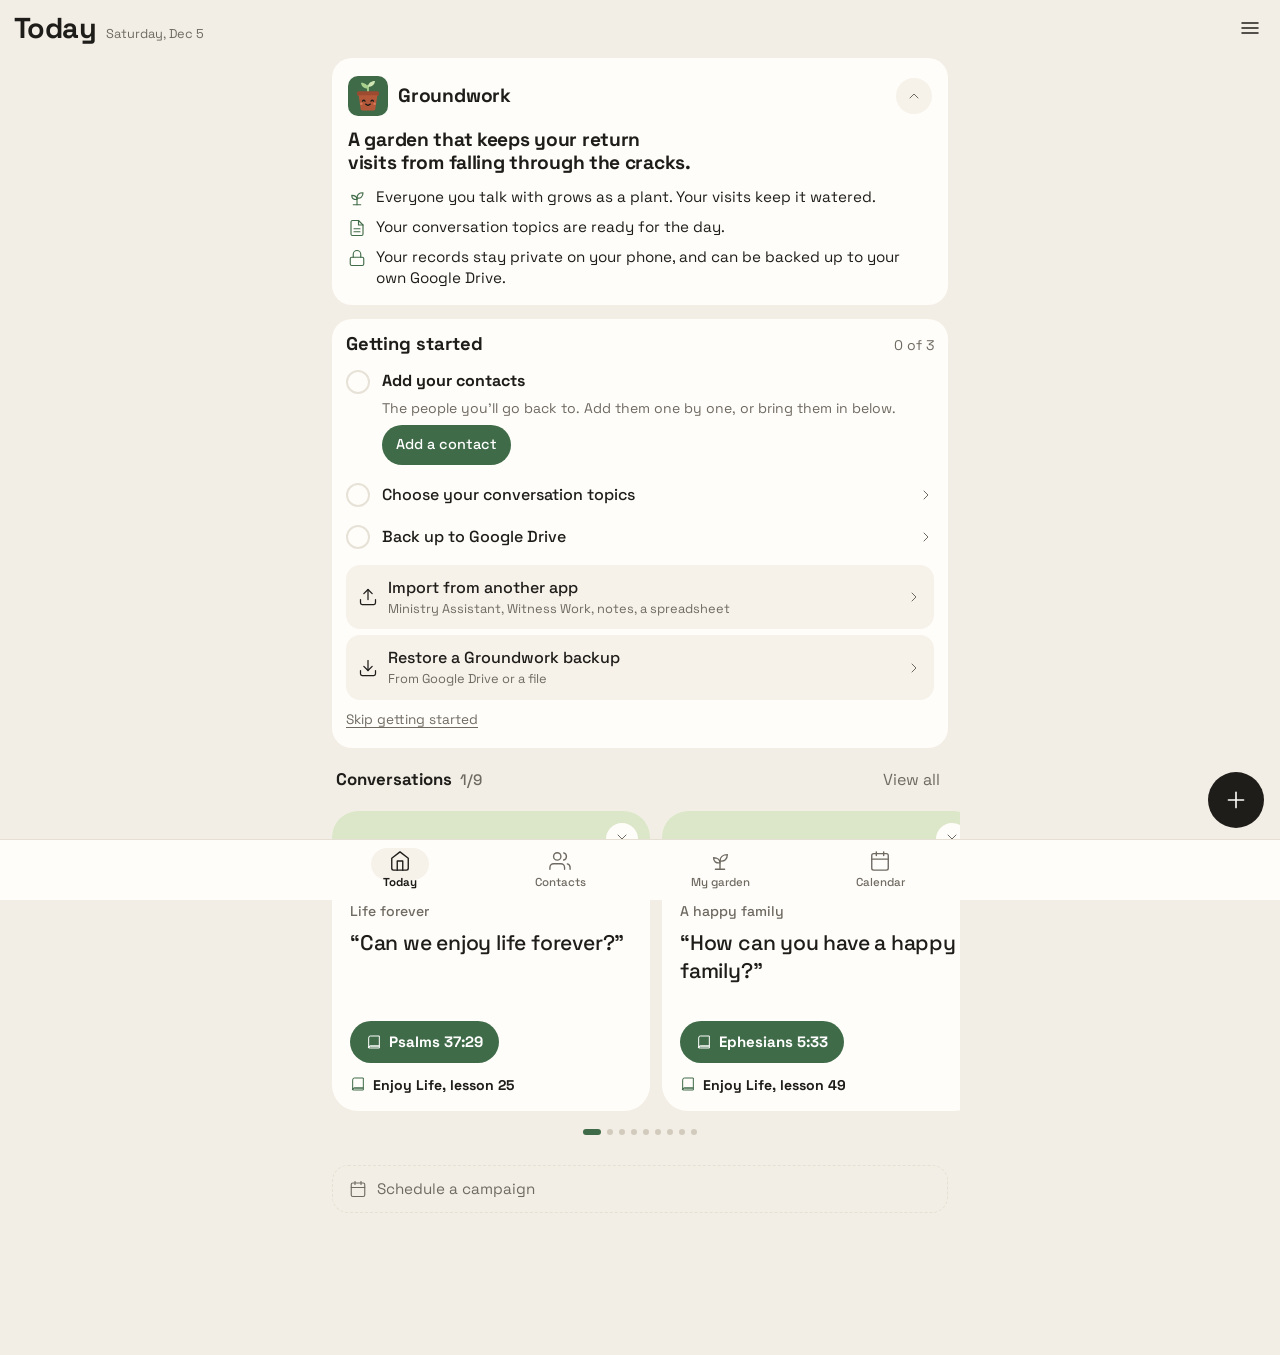
<file: index.html>
<!doctype html>
<html lang="en">
<head>
<meta charset="utf-8">
<meta name="viewport" content="width=device-width, initial-scale=1, viewport-fit=cover">
<title>Groundwork</title>
<meta name="description" content="A private follow-up tracker for door-to-door visits. Works offline; records stay on your device.">
<meta name="theme-color" content="#f2f0ea">
<meta name="color-scheme" content="light dark">
<link rel="manifest" href="manifest.webmanifest">
<link rel="icon" href="icons/favicon.svg" type="image/svg+xml">
<link rel="icon" href="icons/favicon-32.png" sizes="32x32" type="image/png">
<link rel="icon" href="icons/favicon-16.png" sizes="16x16" type="image/png">
<link rel="apple-touch-icon" href="icons/icon-180.png">
<meta name="apple-mobile-web-app-capable" content="yes">
<meta name="mobile-web-app-capable" content="yes">
<meta name="apple-mobile-web-app-title" content="Groundwork">
<link rel="stylesheet" href="css/app.css">
</head>
<body>
<div id="app"></div>
<noscript>This app needs JavaScript turned on.</noscript>
<script src="js/util.js"></script>
<script src="js/library.js"></script>
<script src="js/topics.js"></script>
<script src="js/defaults.js"></script>
<script src="js/db.js"></script>
<script src="js/logic.js"></script>
<script src="js/service.js"></script>
<script src="js/garden.js"></script>
<script src="js/geo.js"></script>
  <script src="js/smile.js"></script>
  <script src="js/ma.js"></script>
  <script src="js/ww.js"></script>
  <script src="js/handoff.js"></script>
<script src="js/config.js"></script>
<script src="js/store.js"></script>
<script src="js/ai.js"></script>
<script src="js/notes.js"></script>
<script src="js/drive.js"></script>
<script src="js/dom.js"></script>
<script src="js/swipe.js"></script>
<script src="js/ui-core.js"></script>
<script src="js/nextvisit.js"></script>
<script src="js/kinds.js"></script>
<script src="js/plant.js"></script>
<script src="js/forms.js"></script>
<script src="js/todaylist.js"></script>
<script src="js/reminders.js"></script>
<script src="js/stats.js"></script>
<script src="js/screens.js"></script>
<script src="js/calendar.js"></script>
<script src="js/review.js"></script>
<script src="js/critters.js"></script>
<script src="js/insights.js"></script>
<script src="js/gmap.js"></script>
<script src="js/areas.js"></script>
<script src="js/areaedit.js"></script>
<script src="js/recheck.js"></script>
<script src="js/settings.js"></script>
<script src="js/app.js"></script>
</body>
</html>
</file>
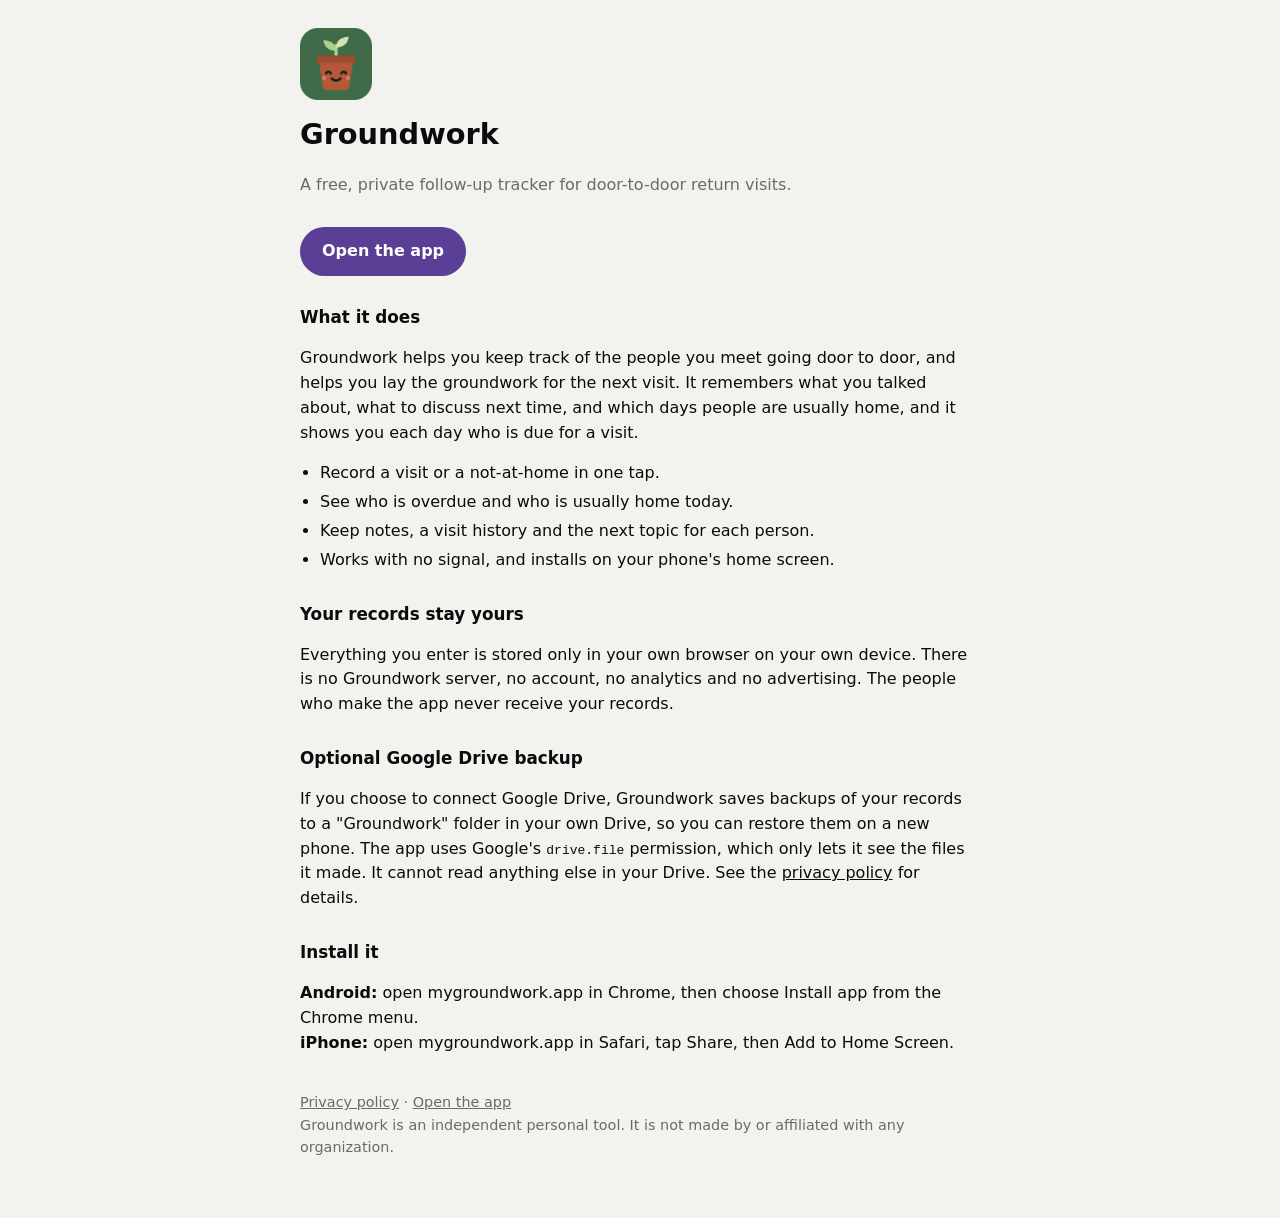
<file: about.html>
<!doctype html>
<html lang="en">
<head>
<meta charset="utf-8">
<meta name="viewport" content="width=device-width, initial-scale=1">
<title>About Groundwork</title>
<meta name="description" content="Groundwork is a free, private follow-up tracker for door-to-door return visits. It works offline and keeps your records on your own device.">
<link rel="icon" href="icons/favicon.svg" type="image/svg+xml">
<link rel="apple-touch-icon" href="icons/icon-180.png">
<style>
  body { font-family: system-ui, -apple-system, "Segoe UI", Roboto, sans-serif; max-width: 680px; margin: 0 auto; padding: 28px 18px 60px; line-height: 1.55; color: #0b0b0b; background: #f2f2ef; }
  h1 { font-size: 1.8rem; margin: 12px 0 4px; } h2 { font-size: 1.05rem; margin: 28px 0 6px; }
  .muted { color: #6a6a66; } a { color: inherit; }
  .logo { width: 72px; height: 72px; border-radius: 18px; display: block; }
  .open { display: inline-block; margin-top: 14px; padding: 12px 22px; border-radius: 999px; background: #5B3E96; color: #fff; text-decoration: none; font-weight: 600; }
  ul { padding-left: 20px; } li { margin: 4px 0; }
  footer { margin-top: 36px; font-size: .9rem; }
  @media (prefers-color-scheme: dark) { body { background: #000; color: #f4f4f1; } .muted { color: #8d8d89; } .open { background: #B9A2EE; color: #0e0e10; } }
</style>
</head>
<body>
<img class="logo" src="icons/icon-192.png" alt="Groundwork icon">
<h1>Groundwork</h1>
<p class="muted">A free, private follow-up tracker for door-to-door return visits.</p>
<a class="open" href="./">Open the app</a>

<h2>What it does</h2>
<p>Groundwork helps you keep track of the people you meet going door to door, and helps you lay the groundwork for the next visit. It remembers what you talked about, what to discuss next time, and which days people are usually home, and it shows you each day who is due for a visit.</p>
<ul>
  <li>Record a visit or a not-at-home in one tap.</li>
  <li>See who is overdue and who is usually home today.</li>
  <li>Keep notes, a visit history and the next topic for each person.</li>
  <li>Works with no signal, and installs on your phone's home screen.</li>
</ul>

<h2>Your records stay yours</h2>
<p>Everything you enter is stored only in your own browser on your own device. There is no Groundwork server, no account, no analytics and no advertising. The people who make the app never receive your records.</p>

<h2>Optional Google Drive backup</h2>
<p>If you choose to connect Google Drive, Groundwork saves backups of your records to a "Groundwork" folder in your own Drive, so you can restore them on a new phone. The app uses Google's <code>drive.file</code> permission, which only lets it see the files it made. It cannot read anything else in your Drive. See the <a href="privacy.html">privacy policy</a> for details.</p>

<h2>Install it</h2>
<p><strong>Android:</strong> open mygroundwork.app in Chrome, then choose Install app from the Chrome menu.<br>
<strong>iPhone:</strong> open mygroundwork.app in Safari, tap Share, then Add to Home Screen.</p>

<footer class="muted">
  <a href="privacy.html">Privacy policy</a> · <a href="./">Open the app</a><br>
  Groundwork is an independent personal tool. It is not made by or affiliated with any organization.
</footer>
</body>
</html>
</file>
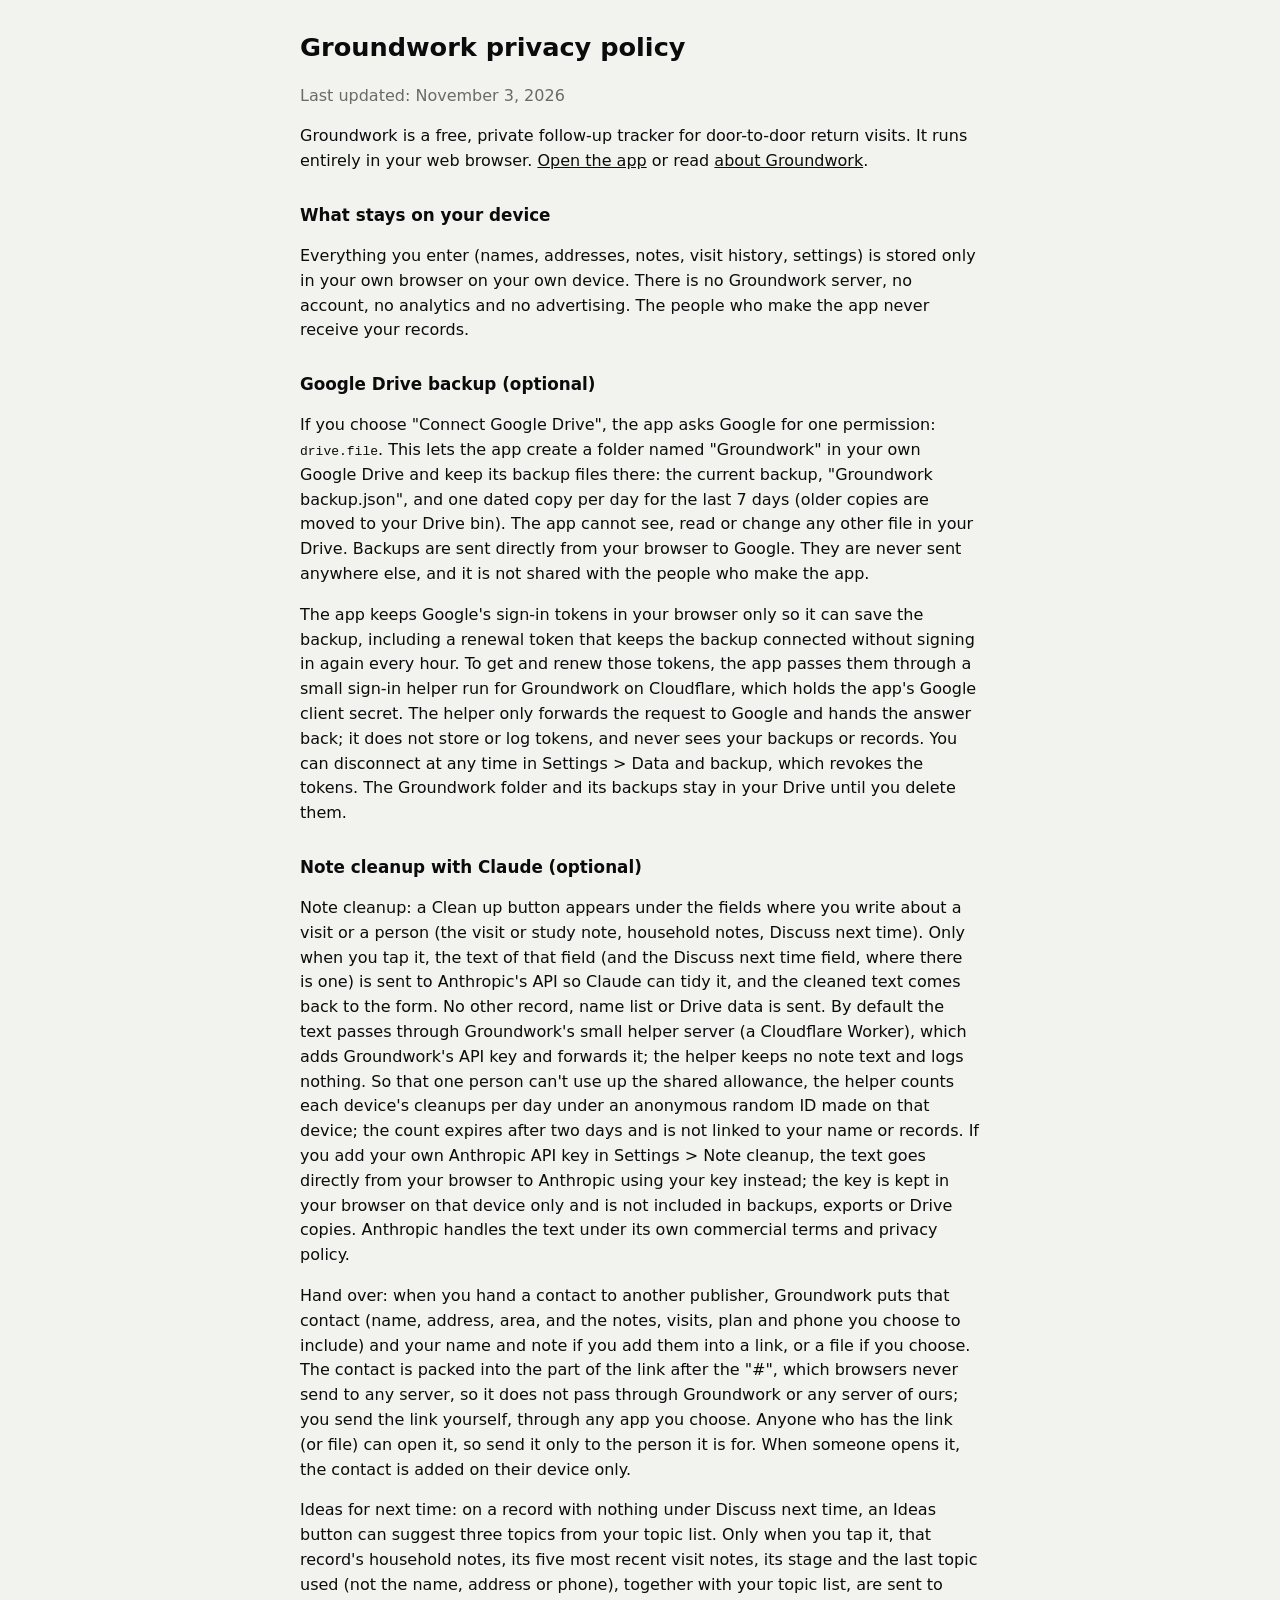
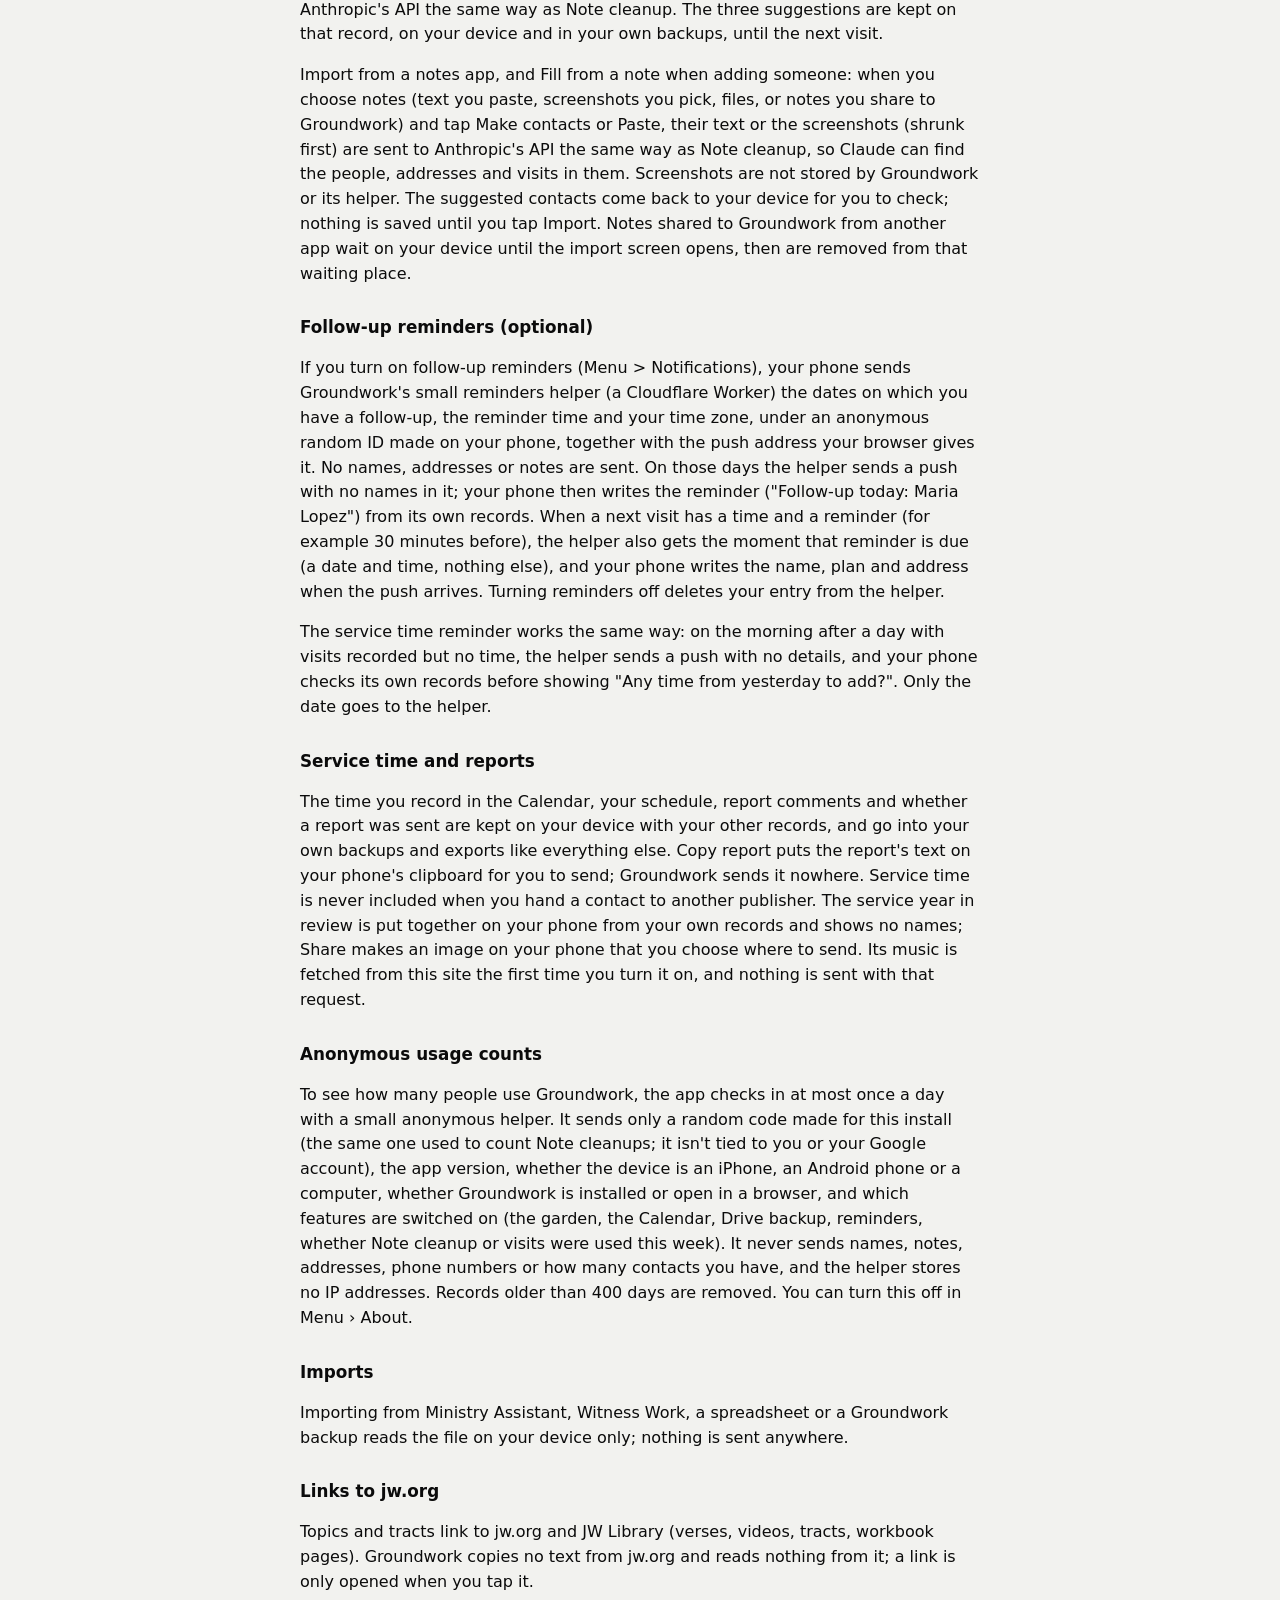
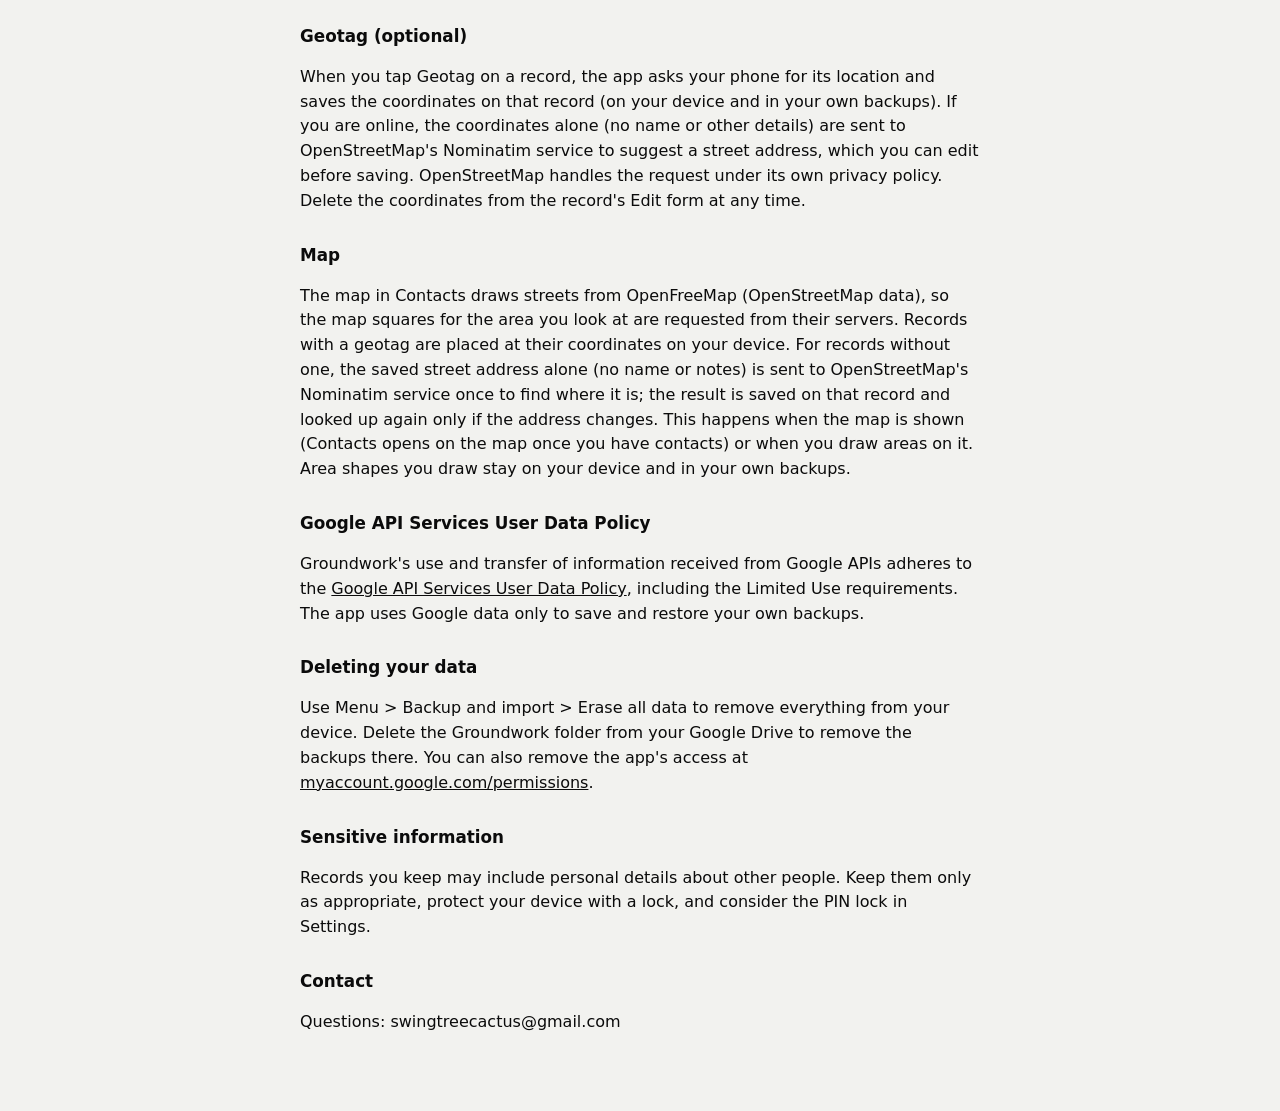
<file: privacy.html>
<!doctype html>
<html lang="en">
<head>
<meta charset="utf-8">
<meta name="viewport" content="width=device-width, initial-scale=1">
<title>Groundwork privacy policy</title>
<style>
  body { font-family: system-ui, -apple-system, "Segoe UI", Roboto, sans-serif; max-width: 680px; margin: 0 auto; padding: 28px 18px 60px; line-height: 1.55; color: #0b0b0b; background: #f2f2ef; }
  h1 { font-size: 1.6rem; margin: 0 0 4px; } h2 { font-size: 1.05rem; margin: 28px 0 6px; }
  .muted { color: #6a6a66; } a { color: inherit; }
  @media (prefers-color-scheme: dark) { body { background: #000; color: #f4f4f1; } .muted { color: #8d8d89; } }
</style>
</head>
<body>
<h1>Groundwork privacy policy</h1>
<p class="muted">Last updated: November 3, 2026</p>

<p>Groundwork is a free, private follow-up tracker for door-to-door return visits. It runs entirely in your web browser. <a href="./">Open the app</a> or read <a href="about.html">about Groundwork</a>.</p>

<h2>What stays on your device</h2>
<p>Everything you enter (names, addresses, notes, visit history, settings) is stored only in your own browser on your own device. There is no Groundwork server, no account, no analytics and no advertising. The people who make the app never receive your records.</p>

<h2>Google Drive backup (optional)</h2>
<p>If you choose "Connect Google Drive", the app asks Google for one permission: <code>drive.file</code>. This lets the app create a folder named "Groundwork" in your own Google Drive and keep its backup files there: the current backup, "Groundwork backup.json", and one dated copy per day for the last 7 days (older copies are moved to your Drive bin). The app cannot see, read or change any other file in your Drive. Backups are sent directly from your browser to Google. They are never sent anywhere else, and it is not shared with the people who make the app.</p>
<p>The app keeps Google's sign-in tokens in your browser only so it can save the backup, including a renewal token that keeps the backup connected without signing in again every hour. To get and renew those tokens, the app passes them through a small sign-in helper run for Groundwork on Cloudflare, which holds the app's Google client secret. The helper only forwards the request to Google and hands the answer back; it does not store or log tokens, and never sees your backups or records. You can disconnect at any time in Settings &gt; Data and backup, which revokes the tokens. The Groundwork folder and its backups stay in your Drive until you delete them.</p>

<h2>Note cleanup with Claude (optional)</h2>
<p>Note cleanup: a Clean up button appears under the fields where you write about a visit or a person (the visit or study note, household notes, Discuss next time). Only when you tap it, the text of that field (and the Discuss next time field, where there is one) is sent to Anthropic's API so Claude can tidy it, and the cleaned text comes back to the form. No other record, name list or Drive data is sent. By default the text passes through Groundwork's small helper server (a Cloudflare Worker), which adds Groundwork's API key and forwards it; the helper keeps no note text and logs nothing. So that one person can't use up the shared allowance, the helper counts each device's cleanups per day under an anonymous random ID made on that device; the count expires after two days and is not linked to your name or records. If you add your own Anthropic API key in Settings &gt; Note cleanup, the text goes directly from your browser to Anthropic using your key instead; the key is kept in your browser on that device only and is not included in backups, exports or Drive copies. Anthropic handles the text under its own commercial terms and privacy policy.</p>
<p>Hand over: when you hand a contact to another publisher, Groundwork puts that contact (name, address, area, and the notes, visits, plan and phone you choose to include) and your name and note if you add them into a link, or a file if you choose. The contact is packed into the part of the link after the "#", which browsers never send to any server, so it does not pass through Groundwork or any server of ours; you send the link yourself, through any app you choose. Anyone who has the link (or file) can open it, so send it only to the person it is for. When someone opens it, the contact is added on their device only.</p>
<p>Ideas for next time: on a record with nothing under Discuss next time, an Ideas button can suggest three topics from your topic list. Only when you tap it, that record's household notes, its five most recent visit notes, its stage and the last topic used (not the name, address or phone), together with your topic list, are sent to Anthropic's API the same way as Note cleanup. The three suggestions are kept on that record, on your device and in your own backups, until the next visit.</p>
<p>Import from a notes app, and Fill from a note when adding someone: when you choose notes (text you paste, screenshots you pick, files, or notes you share to Groundwork) and tap Make contacts or Paste, their text or the screenshots (shrunk first) are sent to Anthropic's API the same way as Note cleanup, so Claude can find the people, addresses and visits in them. Screenshots are not stored by Groundwork or its helper. The suggested contacts come back to your device for you to check; nothing is saved until you tap Import. Notes shared to Groundwork from another app wait on your device until the import screen opens, then are removed from that waiting place.</p>

<h2>Follow-up reminders (optional)</h2>
<p>If you turn on follow-up reminders (Menu &gt; Notifications), your phone sends Groundwork's small reminders helper (a Cloudflare Worker) the dates on which you have a follow-up, the reminder time and your time zone, under an anonymous random ID made on your phone, together with the push address your browser gives it. No names, addresses or notes are sent. On those days the helper sends a push with no names in it; your phone then writes the reminder ("Follow-up today: Maria Lopez") from its own records. When a next visit has a time and a reminder (for example 30 minutes before), the helper also gets the moment that reminder is due (a date and time, nothing else), and your phone writes the name, plan and address when the push arrives. Turning reminders off deletes your entry from the helper.</p>
<p>The service time reminder works the same way: on the morning after a day with visits recorded but no time, the helper sends a push with no details, and your phone checks its own records before showing "Any time from yesterday to add?". Only the date goes to the helper.</p>

<h2>Service time and reports</h2>
<p>The time you record in the Calendar, your schedule, report comments and whether a report was sent are kept on your device with your other records, and go into your own backups and exports like everything else. Copy report puts the report's text on your phone's clipboard for you to send; Groundwork sends it nowhere. Service time is never included when you hand a contact to another publisher. The service year in review is put together on your phone from your own records and shows no names; Share makes an image on your phone that you choose where to send. Its music is fetched from this site the first time you turn it on, and nothing is sent with that request.</p>

<h2>Anonymous usage counts</h2>
<p>To see how many people use Groundwork, the app checks in at most once a day with a small anonymous helper. It sends only a random code made for this install (the same one used to count Note cleanups; it isn't tied to you or your Google account), the app version, whether the device is an iPhone, an Android phone or a computer, whether Groundwork is installed or open in a browser, and which features are switched on (the garden, the Calendar, Drive backup, reminders, whether Note cleanup or visits were used this week). It never sends names, notes, addresses, phone numbers or how many contacts you have, and the helper stores no IP addresses. Records older than 400 days are removed. You can turn this off in Menu › About.</p>

<h2>Imports</h2>
<p>Importing from Ministry Assistant, Witness Work, a spreadsheet or a Groundwork backup reads the file on your device only; nothing is sent anywhere.</p>

<h2>Links to jw.org</h2>
<p>Topics and tracts link to jw.org and JW Library (verses, videos, tracts, workbook pages). Groundwork copies no text from jw.org and reads nothing from it; a link is only opened when you tap it.</p>

<h2>Geotag (optional)</h2>
<p>When you tap Geotag on a record, the app asks your phone for its location and saves the coordinates on that record (on your device and in your own backups). If you are online, the coordinates alone (no name or other details) are sent to OpenStreetMap's Nominatim service to suggest a street address, which you can edit before saving. OpenStreetMap handles the request under its own privacy policy. Delete the coordinates from the record's Edit form at any time.</p>

<h2>Map</h2>
<p>The map in Contacts draws streets from OpenFreeMap (OpenStreetMap data), so the map squares for the area you look at are requested from their servers. Records with a geotag are placed at their coordinates on your device. For records without one, the saved street address alone (no name or notes) is sent to OpenStreetMap's Nominatim service once to find where it is; the result is saved on that record and looked up again only if the address changes. This happens when the map is shown (Contacts opens on the map once you have contacts) or when you draw areas on it. Area shapes you draw stay on your device and in your own backups.</p>

<h2>Google API Services User Data Policy</h2>
<p>Groundwork's use and transfer of information received from Google APIs adheres to the <a href="https://developers.google.com/terms/api-services-user-data-policy">Google API Services User Data Policy</a>, including the Limited Use requirements. The app uses Google data only to save and restore your own backups.</p>

<h2>Deleting your data</h2>
<p>Use Menu &gt; Backup and import &gt; Erase all data to remove everything from your device. Delete the Groundwork folder from your Google Drive to remove the backups there. You can also remove the app's access at <a href="https://myaccount.google.com/permissions">myaccount.google.com/permissions</a>.</p>

<h2>Sensitive information</h2>
<p>Records you keep may include personal details about other people. Keep them only as appropriate, protect your device with a lock, and consider the PIN lock in Settings.</p>

<h2>Contact</h2>
<p>Questions: swingtreecactus@gmail.com</p>
</body>
</html>
</file>
<file: css/app.css>
/* RV app styles. Colors are tokens on :root; dark mode redefines them. */
:root {
  --bg: #f4f6f9;
  --surface: #ffffff;
  --surface2: #eceff4;
  --fg: #1a1f2a;
  --muted: #566070;
  --line: #d9dee7;
  --accent: #1d59d6;
  --accent-fg: #ffffff;
  --accent-soft: #e3ecff;
  --danger: #bf2a2a;
  --danger-soft: #fde7e5;
  --warn: #8a5a00;
  --warn-soft: #fff1cf;
  --ok: #19794a;
  --ok-soft: #dff4e8;
  --info-soft: #e3ecff;
  --shadow: 0 1px 2px rgba(20, 30, 50, .08), 0 4px 14px rgba(20, 30, 50, .06);
  --st0-bg: #e9ecf1; --st0-fg: #3b4453;
  --st1-bg: #e1ecff; --st1-fg: #1c4ba6;
  --st2-bg: #e4f3ea; --st2-fg: #19673f;
  --st3-bg: #fff0d1; --st3-fg: #7a5200;
  --st4-bg: #efe3fb; --st4-fg: #5b2a92;
  --st5-bg: #fde3ea; --st5-fg: #9a2147;
  --scale: 1;
}
@media (prefers-color-scheme: dark) {
  :root:not([data-theme="light"]) {
    --bg: #0e1117; --surface: #171b23; --surface2: #212733; --fg: #e8ebf2; --muted: #9ba5b6; --line: #2b3240;
    --accent: #7ba6ff; --accent-fg: #0a1020; --accent-soft: #1b2744;
    --danger: #ff8f86; --danger-soft: #3a1f1f; --warn: #ffd079; --warn-soft: #3a2f14;
    --ok: #6fdba3; --ok-soft: #14301f; --info-soft: #1b2744; --shadow: 0 1px 2px rgba(0, 0, 0, .5);
    --st0-bg: #272d3a; --st0-fg: #b7c0d0;
    --st1-bg: #1b2a4d; --st1-fg: #a9c5ff;
    --st2-bg: #163326; --st2-fg: #9be3bd;
    --st3-bg: #3a2f14; --st3-fg: #ffd584;
    --st4-bg: #2d2142; --st4-fg: #d4b8f7;
    --st5-bg: #3f1d29; --st5-fg: #ffb3c7;
  }
}
:root[data-theme="dark"] {
  --bg: #0e1117; --surface: #171b23; --surface2: #212733; --fg: #e8ebf2; --muted: #9ba5b6; --line: #2b3240;
  --accent: #7ba6ff; --accent-fg: #0a1020; --accent-soft: #1b2744;
  --danger: #ff8f86; --danger-soft: #3a1f1f; --warn: #ffd079; --warn-soft: #3a2f14;
  --ok: #6fdba3; --ok-soft: #14301f; --info-soft: #1b2744; --shadow: 0 1px 2px rgba(0, 0, 0, .5);
  --st0-bg: #272d3a; --st0-fg: #b7c0d0;
  --st1-bg: #1b2a4d; --st1-fg: #a9c5ff;
  --st2-bg: #163326; --st2-fg: #9be3bd;
  --st3-bg: #3a2f14; --st3-fg: #ffd584;
  --st4-bg: #2d2142; --st4-fg: #d4b8f7;
  --st5-bg: #3f1d29; --st5-fg: #ffb3c7;
}

* { box-sizing: border-box; -webkit-tap-highlight-color: transparent; }
html { font-size: calc(16px * var(--scale)); }
html, body { margin: 0; padding: 0; }
body {
  background: var(--bg); color: var(--fg);
  font-family: system-ui, -apple-system, "Segoe UI", Roboto, "Helvetica Neue", Arial, sans-serif;
  line-height: 1.4; overflow-x: hidden;
}
button, input, select, textarea { font: inherit; color: inherit; }
a { color: var(--accent); }
h1, h2, h3 { margin: 0; line-height: 1.2; }
.icon { flex: none; vertical-align: middle; }
[hidden] { display: none !important; }

#app { min-height: 100dvh; display: flex; flex-direction: column; }
.topbar {
  position: sticky; top: 0; z-index: 20; background: var(--bg);
  border-bottom: 1px solid var(--line); padding: 10px 16px; display: flex; align-items: center; gap: 8px; min-height: 54px;
}
.topbar h1 { font-size: 1.25rem; flex: 1; min-width: 0; overflow: hidden; text-overflow: ellipsis; white-space: nowrap; }
.topbar .sub { color: var(--muted); font-size: .8rem; font-weight: 400; display: block; }
.view { width: 100%; max-width: 640px; margin: 0 auto; padding: 14px 16px 120px; flex: 1; }

.tabbar {
  position: fixed; bottom: 0; left: 0; right: 0; z-index: 30; background: var(--surface); border-top: 1px solid var(--line);
  display: flex; justify-content: center; padding-bottom: env(safe-area-inset-bottom);
}
.tabbar .inner { display: flex; width: 100%; max-width: 640px; }
.tab {
  flex: 1; display: flex; flex-direction: column; align-items: center; gap: 2px; padding: 8px 4px 7px;
  background: none; border: 0; color: var(--muted); font-size: .72rem; min-height: 56px; cursor: pointer; position: relative;
}
.tab[aria-current="page"] { color: var(--accent); font-weight: 600; }
.tab .dot {
  position: absolute; top: 5px; left: calc(50% + 6px); background: var(--danger); color: #fff; border-radius: 9px;
  font-size: .62rem; min-width: 16px; height: 16px; line-height: 16px; text-align: center; padding: 0 4px; font-weight: 700;
}

.fab {
  position: fixed; right: 16px; bottom: calc(72px + env(safe-area-inset-bottom)); z-index: 25; width: 56px; height: 56px; border-radius: 28px;
  background: var(--accent); color: var(--accent-fg); border: 0; box-shadow: var(--shadow); display: flex; align-items: center; justify-content: center; cursor: pointer;
}

.card { background: var(--surface); border: 1px solid var(--line); border-radius: 14px; padding: 14px; margin-bottom: 12px; box-shadow: var(--shadow); }
.card > h2, .card-head h2 { font-size: 1rem; }
.card-head { display: flex; align-items: center; gap: 8px; margin-bottom: 10px; }
.card-head h2 { flex: 1; }
.muted { color: var(--muted); }
.small { font-size: .85rem; }
.stack > * + * { margin-top: 10px; }

.btn {
  display: inline-flex; align-items: center; justify-content: center; gap: 8px; min-height: 44px; padding: 8px 16px;
  border-radius: 12px; border: 1px solid var(--line); background: var(--surface2); color: var(--fg); cursor: pointer; font-weight: 600; text-decoration: none;
}
.btn:active { filter: brightness(.95); }
.btn.primary { background: var(--accent); color: var(--accent-fg); border-color: transparent; }
.btn.danger { background: var(--danger-soft); color: var(--danger); border-color: transparent; }
.btn.ghost { background: transparent; border-color: transparent; color: var(--accent); }
.btn.sm { min-height: 36px; padding: 4px 12px; font-size: .9rem; border-radius: 10px; }
.btn.block { width: 100%; }
.btn.big { min-height: 64px; font-size: 1.05rem; border-radius: 16px; flex-direction: column; gap: 4px; }
.btn[disabled] { opacity: .5; pointer-events: none; }
.btn-row { display: flex; gap: 10px; flex-wrap: wrap; }
.btn-row > .btn { flex: 1; min-width: 0; }
.iconbtn { width: 44px; height: 44px; border-radius: 12px; border: 0; background: transparent; color: var(--fg); display: inline-flex; align-items: center; justify-content: center; cursor: pointer; }
.iconbtn:active { background: var(--surface2); }

.chips { display: flex; gap: 8px; flex-wrap: wrap; }
.chips.scroll { flex-wrap: nowrap; overflow-x: auto; padding-bottom: 4px; scrollbar-width: none; margin: 0 -16px; padding-left: 16px; padding-right: 16px; }
.chips.scroll::-webkit-scrollbar { display: none; }
.chip {
  flex: none; display: inline-flex; align-items: center; gap: 6px; padding: 7px 13px; border-radius: 999px; min-height: 38px;
  background: var(--surface); border: 1px solid var(--line); color: var(--muted); cursor: pointer; font-size: .9rem; white-space: nowrap;
}
.chip[aria-pressed="true"] { background: var(--accent-soft); color: var(--accent); border-color: var(--accent); font-weight: 600; }
.chip .n { font-size: .75rem; opacity: .8; }

.badge { display: inline-block; padding: 2px 9px; border-radius: 999px; font-size: .75rem; font-weight: 600; background: var(--st0-bg); color: var(--st0-fg); white-space: nowrap; }
.badge[data-s="1"] { background: var(--st1-bg); color: var(--st1-fg); }
.badge[data-s="2"] { background: var(--st2-bg); color: var(--st2-fg); }
.badge[data-s="3"] { background: var(--st3-bg); color: var(--st3-fg); }
.badge[data-s="4"] { background: var(--st4-bg); color: var(--st4-fg); }
.badge[data-s="5"] { background: var(--st5-bg); color: var(--st5-fg); }
.badge.flag-overdue { background: var(--danger-soft); color: var(--danger); }
.badge.flag-soon { background: var(--warn-soft); color: var(--warn); }
.badge.flag-snoozed { background: var(--surface2); color: var(--muted); }

.list { display: flex; flex-direction: column; gap: 8px; }
.group-head { font-size: .75rem; font-weight: 700; letter-spacing: .04em; text-transform: uppercase; color: var(--muted); margin: 14px 2px 2px; }
.row {
  display: flex; align-items: center; gap: 10px; background: var(--surface); border: 1px solid var(--line); border-radius: 12px;
  padding: 10px 10px 10px 14px; min-height: 60px; cursor: pointer; text-decoration: none; color: inherit;
}
.row:active { background: var(--surface2); }
.row .main { flex: 1; min-width: 0; }
.row .name { font-weight: 600; overflow: hidden; text-overflow: ellipsis; white-space: nowrap; }
.row .line2 { color: var(--muted); font-size: .82rem; overflow: hidden; text-overflow: ellipsis; white-space: nowrap; }
.row .line3 { font-size: .78rem; margin-top: 2px; display: flex; gap: 6px; flex-wrap: wrap; align-items: center; }
.row.plain { cursor: default; }
.row.plain:active { background: var(--surface); }
.nhbtn { flex: none; min-width: 52px; height: 44px; border-radius: 10px; border: 1px solid var(--line); background: var(--surface2); color: var(--fg); font-weight: 700; font-size: .8rem; cursor: pointer; }
.nhbtn:active { background: var(--accent-soft); }

.field { display: flex; flex-direction: column; gap: 5px; margin-bottom: 12px; }
.field > label, .field > .lbl { font-size: .82rem; font-weight: 600; color: var(--muted); }
.field .hint { font-size: .78rem; color: var(--muted); }
input[type=text], input[type=search], input[type=tel], input[type=date], input[type=time], input[type=number], input[type=password], input[type=url], select, textarea {
  width: 100%; min-height: 44px; padding: 9px 12px; border-radius: 10px; border: 1px solid var(--line); background: var(--surface); color: var(--fg);
}
textarea { min-height: 96px; resize: vertical; }
input:focus, select:focus, textarea:focus, button:focus-visible, .row:focus-visible { outline: 2px solid var(--accent); outline-offset: 1px; }
.searchbox { position: relative; }
.searchbox input { padding-left: 38px; }
.searchbox .icon { position: absolute; left: 12px; top: 12px; color: var(--muted); }
.check { display: flex; align-items: center; gap: 10px; min-height: 40px; }
.check input { width: 22px; height: 22px; flex: none; accent-color: var(--accent); }
.switchrow { display: flex; align-items: center; gap: 12px; min-height: 44px; }
.switchrow .grow { flex: 1; min-width: 0; }
.switch { position: relative; width: 50px; height: 30px; flex: none; }
.switch input { position: absolute; inset: 0; opacity: 0; margin: 0; width: 100%; height: 100%; cursor: pointer; z-index: 1; }
.switch .track { position: absolute; inset: 0; background: var(--line); border-radius: 15px; transition: background .15s; }
.switch .thumb { position: absolute; top: 3px; left: 3px; width: 24px; height: 24px; border-radius: 12px; background: #fff; box-shadow: 0 1px 3px rgba(0, 0, 0, .35); transition: transform .15s; }
.switch input:checked ~ .track { background: var(--accent); }
.switch input:checked ~ .thumb { transform: translateX(20px); }
.switch input:focus-visible ~ .track { outline: 2px solid var(--accent); outline-offset: 2px; }
.two { display: grid; grid-template-columns: 1fr 1fr; gap: 10px; }

.banner { display: flex; gap: 10px; align-items: flex-start; padding: 11px 13px; border-radius: 12px; margin-bottom: 12px; font-size: .92rem; }
.banner .icon { margin-top: 2px; }
.banner .body { flex: 1; min-width: 0; }
.banner.warn { background: var(--warn-soft); color: var(--warn); }
.banner.danger { background: var(--danger-soft); color: var(--danger); }
.banner.info { background: var(--info-soft); color: var(--accent); }
.banner button.link { background: none; border: 0; padding: 0; color: inherit; text-decoration: underline; cursor: pointer; font-size: .85rem; margin-top: 4px; }

.kv { display: grid; grid-template-columns: 110px 1fr; gap: 8px 10px; font-size: .92rem; }
.kv dt { color: var(--muted); }
.kv dd { margin: 0; word-break: break-word; white-space: pre-wrap; }

.tl { list-style: none; margin: 0; padding: 0 0 0 4px; }
.tl li { position: relative; padding: 0 0 14px 22px; border-left: 2px solid var(--line); margin-left: 6px; }
.tl li:last-child { border-left-color: transparent; padding-bottom: 0; }
.tl li::before { content: ""; position: absolute; left: -7px; top: 3px; width: 12px; height: 12px; border-radius: 6px; background: var(--accent); border: 2px solid var(--surface); }
.tl li.nh::before { background: var(--muted); }
.tl li.stage::before { background: var(--ok); }
.tl li.note::before { background: var(--warn); }
.tl .when { font-size: .78rem; color: var(--muted); }
.tl .what { font-weight: 600; font-size: .9rem; }
.tl .txt { white-space: pre-wrap; word-break: break-word; font-size: .92rem; }
.tl .acts { margin-top: 2px; }

.empty { text-align: center; color: var(--muted); padding: 26px 12px; }
.empty .icon { opacity: .6; margin-bottom: 6px; }

.overlay { position: fixed; inset: 0; z-index: 60; background: rgba(8, 12, 20, .55); display: flex; align-items: flex-end; justify-content: center; }
.sheet {
  width: 100%; max-width: 640px; max-height: 92dvh; overflow-y: auto; background: var(--surface); color: var(--fg);
  border-radius: 20px 20px 0 0; padding: 16px 16px calc(18px + env(safe-area-inset-bottom)); animation: up .18s ease-out;
}
@keyframes up { from { transform: translateY(40px); opacity: .6; } to { transform: none; opacity: 1; } }
.sheet-head { display: flex; align-items: center; gap: 8px; margin-bottom: 12px; }
.sheet-head h2 { flex: 1; font-size: 1.1rem; }
.sheet .actions { display: flex; gap: 10px; margin-top: 8px; position: sticky; bottom: calc(-18px - env(safe-area-inset-bottom)); background: var(--surface); padding: 10px 0 2px; }
.sheet .actions .btn { flex: 1; }
.opt { display: flex; align-items: center; gap: 10px; width: 100%; text-align: left; padding: 12px 14px; min-height: 50px; border-radius: 12px; background: var(--surface2); border: 1px solid transparent; margin-bottom: 8px; cursor: pointer; }
.opt[aria-pressed="true"] { border-color: var(--accent); background: var(--accent-soft); }
.opt .sub { color: var(--muted); font-size: .8rem; }

.toasts { position: fixed; left: 0; right: 0; bottom: calc(76px + env(safe-area-inset-bottom)); z-index: 80; display: flex; flex-direction: column; align-items: center; gap: 8px; pointer-events: none; padding: 0 12px; }
.has-fab .toasts { bottom: calc(136px + env(safe-area-inset-bottom)); }
.toast { pointer-events: auto; background: #202634; color: #f2f5fa; padding: 10px 12px 10px 16px; border-radius: 12px; box-shadow: 0 6px 20px rgba(0, 0, 0, .35); display: flex; align-items: center; gap: 8px; max-width: 560px; width: 100%; }
.toast .msg { flex: 1; font-size: .92rem; }
.toast button { background: none; border: 0; color: #9fc0ff; font-weight: 700; padding: 8px 8px; min-height: 40px; cursor: pointer; }

.lock { position: fixed; inset: 0; z-index: 100; background: var(--bg); display: flex; flex-direction: column; align-items: center; justify-content: center; padding: 24px; gap: 16px; }
.pindots { display: flex; gap: 12px; height: 18px; }
.pindots i { width: 14px; height: 14px; border-radius: 7px; border: 2px solid var(--muted); display: block; }
.pindots i.on { background: var(--fg); border-color: var(--fg); }
.keypad { display: grid; grid-template-columns: repeat(3, 76px); gap: 12px; }
.keypad button { height: 64px; border-radius: 32px; border: 1px solid var(--line); background: var(--surface); font-size: 1.4rem; cursor: pointer; }
.keypad button:active { background: var(--surface2); }

.setrow { display: flex; align-items: center; gap: 10px; padding: 13px 14px; background: var(--surface); border: 1px solid var(--line); border-radius: 12px; margin-bottom: 8px; cursor: pointer; min-height: 52px; width: 100%; text-align: left; }
.setrow .main { flex: 1; min-width: 0; }
.setrow .sub { color: var(--muted); font-size: .8rem; }
.seg { display: flex; background: var(--surface2); border-radius: 12px; padding: 3px; gap: 3px; }
.seg button { flex: 1; min-height: 38px; border: 0; background: transparent; border-radius: 9px; cursor: pointer; color: var(--muted); font-weight: 600; }
.seg button[aria-pressed="true"] { background: var(--surface); color: var(--fg); box-shadow: var(--shadow); }
.dayrow { display: flex; gap: 6px; flex-wrap: wrap; margin-bottom: 8px; }
.dayrow .chip { padding: 6px 10px; min-height: 36px; }
.window { border: 1px solid var(--line); border-radius: 12px; padding: 10px; margin-bottom: 8px; background: var(--surface2); }
.sticky-filters { position: sticky; top: 54px; z-index: 10; background: var(--bg); padding: 10px 0 8px; margin: -14px 0 4px; }
.tag { display: inline-block; background: var(--surface2); border-radius: 8px; padding: 2px 8px; font-size: .78rem; margin: 0 4px 4px 0; color: var(--muted); }
.progress-note { font-size: .8rem; color: var(--muted); }
details.more { margin: 4px 0 12px; border: 1px solid var(--line); border-radius: 12px; padding: 0 12px; background: var(--surface2); }
details.more summary { padding: 12px 0; cursor: pointer; font-weight: 600; min-height: 44px; list-style: none; display: flex; align-items: center; gap: 8px; }
details.more summary::-webkit-details-marker { display: none; }
details.more[open] summary { border-bottom: 1px solid var(--line); margin-bottom: 12px; }
@media (min-width: 700px) { .view { padding-top: 22px; } .sticky-filters { margin-top: -22px; } }
@media (prefers-reduced-motion: reduce) { .sheet { animation: none; } .switch .track, .switch .thumb { transition: none; } }

/* ---------- version 2: calmer, flatter layout ---------- */
.card { box-shadow: none; }
.tab { font-size: .68rem; }

/* sections without boxes: a small label, then content */
.sec { margin-bottom: 26px; }
.sec-head { display: flex; align-items: baseline; gap: 8px; margin: 0 2px 10px; }
.sec-head h2 { flex: 1; font-size: .74rem; font-weight: 700; letter-spacing: .07em; text-transform: uppercase; color: var(--muted); }
.sec-head .count { font-size: .78rem; color: var(--muted); font-weight: 600; }
.sec-actions { display: inline-flex; align-items: center; gap: 4px; }
.iconbtn.sm { width: 32px; height: 32px; border-radius: 10px; color: var(--muted); }
.link-quiet { color: var(--muted); font-size: .82rem; text-decoration: none; padding: 6px 4px; display: inline-block; }
.subhead { font-size: .8rem; font-weight: 600; color: var(--fg); margin: 2px 2px 8px; }
.daygroup { margin-bottom: 14px; }

/* campaign banner: one plain accent bar */
.home { padding-top: 2px; }
.campaign-bar {
  display: flex; align-items: center; gap: 12px; width: 100%; text-align: left; border: 0; cursor: pointer;
  background: var(--accent); color: var(--accent-fg); border-radius: 16px; padding: 16px 16px 16px 18px; margin-bottom: 26px;
}
.campaign-bar .cb-text { flex: 1; min-width: 0; }
.cb-label { font-size: .7rem; font-weight: 700; letter-spacing: .08em; text-transform: uppercase; opacity: .8; }
.cb-title { font-size: 1.25rem; font-weight: 700; line-height: 1.2; margin: 2px 0; }
.cb-sub { font-size: .85rem; opacity: .9; }
.campaign-soon {
  display: flex; align-items: center; gap: 8px; width: 100%; text-align: left; border: 0; background: none; color: var(--muted);
  font-size: .88rem; padding: 4px 2px 18px; cursor: pointer;
}

/* topics on Home: plain rows with hairlines */
.plainlist { display: flex; flex-direction: column; }
.prow { text-align: left; background: none; border: 0; border-top: 1px solid var(--line); padding: 12px 2px; cursor: pointer; width: 100%; }
.prow:first-child { border-top: 0; padding-top: 2px; }
.prow:active { background: var(--surface2); }
.prow .pt { font-weight: 600; font-size: 1.02rem; }
.prow .pd { color: var(--muted); font-size: .88rem; margin-top: 2px; display: -webkit-box; -webkit-line-clamp: 2; -webkit-box-orient: vertical; overflow: hidden; white-space: pre-wrap; }
.readtext { white-space: pre-wrap; word-break: break-word; }
.kvline { margin-bottom: 14px; }
.kvline .k { font-size: .74rem; font-weight: 700; letter-spacing: .05em; text-transform: uppercase; color: var(--muted); margin-bottom: 3px; }
.plainul { margin: 0; padding-left: 18px; }

/* RV detail: who they are and what to bring up, above the buttons */
.household { margin-top: 8px; white-space: pre-wrap; word-break: break-word; font-size: .95rem; }
.snap { margin-top: 12px; display: flex; flex-direction: column; gap: 8px; }
.snap-row { text-align: left; border: 0; width: 100%; border-radius: 12px; padding: 10px 12px; background: var(--surface2); color: inherit; }
button.snap-row { cursor: pointer; }
.snap-row.next { background: var(--accent-soft); }
.snap-k { font-size: .7rem; font-weight: 700; letter-spacing: .05em; text-transform: uppercase; color: var(--muted); margin-bottom: 2px; }
.snap-row.next .snap-k { color: var(--accent); }
.snap-v { white-space: pre-wrap; word-break: break-word; }
.snap-v.empty { color: var(--muted); }
.snap-v.clamp { display: -webkit-box; -webkit-line-clamp: 3; -webkit-box-orient: vertical; overflow: hidden; }

/* Insights */
.funnel { display: flex; flex-direction: column; gap: 2px; }
.frow { display: grid; grid-template-columns: minmax(96px, 38%) 1fr 34px; gap: 10px; align-items: center; width: 100%; background: none; border: 0; padding: 9px 2px; cursor: pointer; text-align: left; border-radius: 10px; }
.frow:active { background: var(--surface2); }
.fname { font-size: .92rem; overflow: hidden; text-overflow: ellipsis; white-space: nowrap; }
.fbar { height: 10px; background: var(--surface2); border-radius: 6px; overflow: hidden; }
.fbar i { display: block; height: 100%; border-radius: 6px; background: var(--accent); }
.fbar i.f1 { background: var(--st1-fg); } .fbar i.f2 { background: var(--st2-fg); } .fbar i.f3 { background: var(--st3-fg); } .fbar i.f4 { background: var(--st4-fg); } .fbar i.f5 { background: var(--st5-fg); }
.fcount { font-weight: 700; text-align: right; font-variant-numeric: tabular-nums; }
.effort .big .num { font-size: 2.4rem; font-weight: 700; line-height: 1; }
.effort .big .unit { color: var(--muted); font-size: .95rem; }
.level { margin-top: 14px; }
.lvl-row { display: flex; justify-content: space-between; align-items: baseline; margin-bottom: 6px; }
.bar { height: 10px; background: var(--surface2); border-radius: 6px; overflow: hidden; }
.bar i { display: block; height: 100%; background: var(--accent); border-radius: 6px; }
.tiles { display: grid; grid-template-columns: repeat(3, 1fr); gap: 10px; }
.tile { background: var(--surface); border: 1px solid var(--line); border-radius: 12px; padding: 12px 10px; text-align: center; }
.tile .tn { font-size: 1.5rem; font-weight: 700; font-variant-numeric: tabular-nums; }
.tile .tl { font-size: .74rem; color: var(--muted); margin-top: 2px; }
.line3.hint-line { color: var(--accent); }

/* ---------- version 2.1: Nothing-style (monochrome, dot-matrix, one red accent) ---------- */
@font-face { font-family: "Space Grotesk"; font-weight: 400; font-display: swap; src: url("../fonts/space-grotesk-latin-400-normal.woff2") format("woff2"); }
@font-face { font-family: "Space Grotesk"; font-weight: 500; font-display: swap; src: url("../fonts/space-grotesk-latin-500-normal.woff2") format("woff2"); }
@font-face { font-family: "Space Grotesk"; font-weight: 700; font-display: swap; src: url("../fonts/space-grotesk-latin-700-normal.woff2") format("woff2"); }

:root {
  --font-ui: "Space Grotesk", system-ui, -apple-system, "Segoe UI", Roboto, sans-serif;
  --font-mono: "Space Mono", ui-monospace, "SF Mono", Menlo, Consolas, monospace;
  --font-dot: var(--font-ui); /* v2.43: the dot-matrix face (Doto) is retired; titles and big numbers use Space Grotesk bold */
  --red: #d71921;
  --bg: #f2f2ef; --surface: #ffffff; --surface2: #e9e9e5; --fg: #0b0b0b; --muted: #6a6a66; --line: #d6d6d1;
  --accent: #0b0b0b; --accent-fg: #ffffff; --accent-soft: #e3e3de;
  --danger: #d71921; --danger-soft: #fbe6e7; --warn: #0b0b0b; --warn-soft: #e9e9e5; --ok: #0b0b0b; --ok-soft: #e9e9e5; --info-soft: #e9e9e5;
  --st0-bg: #e9e9e5; --st0-fg: #3a3a38; --st1-bg: #e9e9e5; --st1-fg: #0b0b0b; --st2-bg: #e9e9e5; --st2-fg: #0b0b0b;
  --st3-bg: #e9e9e5; --st3-fg: #0b0b0b; --st4-bg: #e9e9e5; --st4-fg: #0b0b0b; --st5-bg: #e9e9e5; --st5-fg: #0b0b0b;
  --shadow: none;
}
@media (prefers-color-scheme: dark) {
  :root:not([data-theme="light"]) {
    --red: #ff2d37;
    --bg: #000000; --surface: #111111; --surface2: #1b1b1b; --fg: #f4f4f1; --muted: #8d8d89; --line: #2a2a28;
    --accent: #f4f4f1; --accent-fg: #000000; --accent-soft: #222220;
    --danger: #ff4d55; --danger-soft: #2a1011; --warn: #f4f4f1; --warn-soft: #1b1b1b; --ok: #f4f4f1; --ok-soft: #1b1b1b; --info-soft: #1b1b1b;
    --st0-bg: #1b1b1b; --st0-fg: #b8b8b4; --st1-bg: #1b1b1b; --st1-fg: #f4f4f1; --st2-bg: #1b1b1b; --st2-fg: #f4f4f1;
    --st3-bg: #1b1b1b; --st3-fg: #f4f4f1; --st4-bg: #1b1b1b; --st4-fg: #f4f4f1; --st5-bg: #1b1b1b; --st5-fg: #f4f4f1;
  }
}
:root[data-theme="dark"] {
  --red: #ff2d37;
  --bg: #000000; --surface: #111111; --surface2: #1b1b1b; --fg: #f4f4f1; --muted: #8d8d89; --line: #2a2a28;
  --accent: #f4f4f1; --accent-fg: #000000; --accent-soft: #222220;
  --danger: #ff4d55; --danger-soft: #2a1011; --warn: #f4f4f1; --warn-soft: #1b1b1b; --ok: #f4f4f1; --ok-soft: #1b1b1b; --info-soft: #1b1b1b;
  --st0-bg: #1b1b1b; --st0-fg: #b8b8b4; --st1-bg: #1b1b1b; --st1-fg: #f4f4f1; --st2-bg: #1b1b1b; --st2-fg: #f4f4f1;
  --st3-bg: #1b1b1b; --st3-fg: #f4f4f1; --st4-bg: #1b1b1b; --st4-fg: #f4f4f1; --st5-bg: #1b1b1b; --st5-fg: #f4f4f1;
}

body { font-family: var(--font-ui); letter-spacing: .005em; }
.icon { stroke-width: 1.5; }
a { color: var(--fg); text-decoration-color: var(--red); text-underline-offset: 3px; }

/* mono labels */
.group-head, .sec-head h2, .snap-k, .kvline .k, .cb-label, .tab, .badge, .tl .when, .tile .tl, .field > label, .field > .lbl, .chip .n, .fname + *, .seg button, .nhbtn {
  font-family: var(--font-mono);
}
.group-head, .sec-head h2, .snap-k, .kvline .k, .cb-label { text-transform: uppercase; letter-spacing: .09em; font-weight: 400; font-size: .7rem; }
.field > label, .field > .lbl { font-weight: 400; font-size: .74rem; text-transform: uppercase; letter-spacing: .06em; }

/* dot-matrix display type */
.topbar h1 { font-family: var(--font-dot); font-weight: 700; font-size: 1.6rem; letter-spacing: .01em; }
.topbar .sub { font-family: var(--font-mono); font-size: .72rem; text-transform: uppercase; letter-spacing: .06em; }
.cb-title, .effort .big .num, .tile .tn, .fcount, .lvl-row strong { font-family: var(--font-dot); font-weight: 700; }
.cb-title { font-size: 1.55rem; }
.effort .big .num { font-size: 3.2rem; }
.tile .tn { font-size: 2rem; }
.fcount { font-size: 1.15rem; }

/* surfaces */
.topbar { border-bottom: 0; background: var(--bg); }
.card, .row, .setrow, .tile { border-radius: 22px; box-shadow: none; }
.row { padding: 12px 12px 12px 18px; }
.setrow { padding: 14px 16px; }
input[type=text], input[type=search], input[type=tel], input[type=date], input[type=time], input[type=number], input[type=password], input[type=url], select, textarea { border-radius: 16px; background: var(--surface); }
.sheet { border-radius: 28px 28px 0 0; }
.overlay { background: rgba(0, 0, 0, .6); }
details.more, .window, .snap-row, .opt { border-radius: 18px; }

/* buttons: pills, black on white */
.btn { border-radius: 999px; font-weight: 500; background: var(--surface); border: 1px solid var(--line); }
.btn.primary { background: var(--accent); color: var(--accent-fg); border-color: transparent; }
.btn.danger { background: transparent; color: var(--red); border: 1px solid var(--red); }
.btn.ghost { color: var(--fg); }
.btn.sm { border-radius: 999px; }
.btn.big { border-radius: 24px; }
.iconbtn { border-radius: 999px; }
.nhbtn { border-radius: 999px; font-size: .72rem; }
.chip { border-radius: 999px; color: var(--fg); }
.chip[aria-pressed="true"] { background: var(--accent); color: var(--accent-fg); border-color: var(--accent); font-weight: 500; }
.badge { background: transparent; color: var(--fg); border: 1px solid var(--line); font-size: .66rem; text-transform: uppercase; letter-spacing: .06em; padding: 2px 9px; }
.badge[data-s] { background: transparent; color: var(--fg); }
.badge.flag-overdue { color: var(--red); border-color: var(--red); background: transparent; }
.badge.flag-soon { color: var(--fg); border-color: var(--fg); background: transparent; }
.badge.flag-snoozed { color: var(--muted); background: transparent; }
.tag { border-radius: 999px; font-family: var(--font-mono); font-size: .7rem; }
.seg { border-radius: 999px; background: var(--surface2); }
.seg button { border-radius: 999px; font-size: .74rem; text-transform: uppercase; letter-spacing: .04em; }
.seg button[aria-pressed="true"] { background: var(--accent); color: var(--accent-fg); box-shadow: none; }
.opt[aria-pressed="true"] { background: var(--accent); color: var(--accent-fg); border-color: var(--accent); }
.opt[aria-pressed="true"] .sub { color: inherit; opacity: .7; }
input:focus, select:focus, textarea:focus, button:focus-visible, .row:focus-visible { outline: 2px solid var(--fg); outline-offset: 2px; }

/* switch */
.switch .track { background: var(--surface2); border: 1px solid var(--line); }
.switch .thumb { background: var(--muted); box-shadow: none; }
.switch input:checked ~ .track { background: var(--accent); border-color: var(--accent); }
.switch input:checked ~ .thumb { background: var(--red); }
.check input { accent-color: var(--fg); }

/* banners: outlined, no tinted fills */
.banner { border-radius: 20px; border: 1px solid var(--line); background: var(--surface); color: var(--fg); }
.banner.warn, .banner.info { background: var(--surface); color: var(--fg); }
.banner.danger { background: var(--danger-soft); color: var(--danger); border-color: var(--danger); }

/* nav */
.tabbar { background: var(--bg); border-top: 1px solid var(--line); }
.tab { font-size: .62rem; text-transform: uppercase; letter-spacing: .06em; }
.tab[aria-current="page"] { color: var(--fg); font-weight: 400; }
.tab[aria-current="page"]::after { content: ""; position: absolute; bottom: 3px; width: 5px; height: 5px; border-radius: 50%; background: var(--red); }
.tab .dot { background: var(--red); font-family: var(--font-mono); }
.fab { background: var(--accent); color: var(--accent-fg); box-shadow: none; }
.fab::after { content: ""; position: absolute; top: 6px; right: 6px; width: 7px; height: 7px; border-radius: 50%; background: var(--red); }

/* campaign bar: solid black (or white in dark) with a live red dot */
.campaign-bar { border-radius: 26px; background: var(--accent); color: var(--accent-fg); position: relative; }
.cb-label::before { content: ""; display: inline-block; width: 7px; height: 7px; border-radius: 50%; background: var(--red); margin-right: 8px; vertical-align: 1px; }
.cb-label { opacity: .75; }
.campaign-soon { color: var(--muted); font-family: var(--font-mono); font-size: .78rem; }

/* snapshots on RV detail */
.snap-row.next { background: var(--surface); border: 1px solid var(--fg); }
.snap-row.next .snap-k { color: var(--red); }
.line3.hint-line { color: var(--red); }

/* dot-row funnel and level bar */
.fbar, .bar { height: 8px; background: radial-gradient(circle, var(--line) 38%, transparent 42%) 0 0 / 8px 8px repeat-x; border-radius: 0; overflow: hidden; }
.fbar i, .bar i { height: 8px; border-radius: 0; background: radial-gradient(circle, var(--fg) 38%, transparent 42%) 0 0 / 8px 8px repeat-x; }
.fbar i.f1, .fbar i.f2, .fbar i.f3, .fbar i.f4 { background: radial-gradient(circle, var(--fg) 38%, transparent 42%) 0 0 / 8px 8px repeat-x; }
.fbar i.f5 { background: radial-gradient(circle, var(--red) 38%, transparent 42%) 0 0 / 8px 8px repeat-x; }
.bar i { background: radial-gradient(circle, var(--red) 38%, transparent 42%) 0 0 / 8px 8px repeat-x; }
.effort .big .unit { font-family: var(--font-mono); font-size: .74rem; text-transform: uppercase; letter-spacing: .05em; }

/* timeline dots */
.tl li::before { background: var(--fg); border-color: var(--bg); }
.tl li.nh::before { background: transparent; border: 2px solid var(--muted); }
.tl li.stage::before { background: var(--red); }
.tl li.note::before { background: var(--muted); }
.tl .what { font-weight: 500; }

/* lock */
.pindots i { border-color: var(--fg); }
.pindots i.on { background: var(--red); border-color: var(--red); }
.keypad button { font-family: var(--font-dot); font-weight: 700; font-size: 1.6rem; background: transparent; }
.lock h2 { font-family: var(--font-dot); font-size: 1.8rem; }
.toast { background: var(--fg); color: var(--bg); border-radius: 999px; padding-left: 20px; }
.toast button { color: var(--bg); text-decoration: underline; text-decoration-color: var(--red); }
.prow .pt { font-weight: 500; }
.empty { font-family: var(--font-mono); font-size: .8rem; }
.btn-row > .btn.sm { padding: 4px 6px; gap: 5px; font-size: .84rem; white-space: nowrap; }
.btn-row > .btn.sm .icon { width: 16px; height: 16px; }
a.setrow, a.row, a.btn, .tab, .campaign-bar, a.prow { text-decoration: none; }

/* study stage */
.snap-row.study { background: var(--surface); border: 1px solid var(--fg); }
.snap-row.study .snap-k { color: var(--fg); }
.snap-v.study-pub { font-weight: 700; font-size: 1.1rem; }

/* ---------- version 2.3: comfort pass ----------
   Fewer outlines, one grouped surface per list, sentence-case labels, readable names.
   The dot-matrix face is kept only for tab titles and big numbers. */
:root {
  --bg: #efefed; --surface: #ffffff; --surface2: #f1f1ef; --fg: #161616; --muted: #62625f;
  --line: #e4e4e1; --line-strong: #cfcfcb; --accent-soft: #ebebe8;
}
@media (prefers-color-scheme: dark) {
  :root:not([data-theme="light"]) { --bg: #0b0b0b; --surface: #161616; --surface2: #202020; --fg: #f2f2ef; --muted: #9a9a96; --line: #262626; --line-strong: #3b3b3b; --accent-soft: #262626; }
}
:root[data-theme="dark"] { --bg: #0b0b0b; --surface: #161616; --surface2: #202020; --fg: #f2f2ef; --muted: #9a9a96; --line: #262626; --line-strong: #3b3b3b; --accent-soft: #262626; }

body { font-size: 1rem; line-height: 1.45; letter-spacing: 0; -webkit-font-smoothing: antialiased; }
.view { padding-top: 8px; }
.muted { font-size: .9rem; }
.small { font-size: .875rem; }

/* every small label: sentence case, readable size, no mono */
.group-head, .sec-head h2, .snap-k, .kvline .k, .cb-label, .tab, .badge, .tl .when, .tile .tl, .field > label, .field > .lbl, .chip .n, .seg button, .nhbtn, .topbar .sub, .empty {
  font-family: var(--font-ui); text-transform: none; letter-spacing: 0;
}
.group-head { font-size: .9rem; font-weight: 500; color: var(--muted); margin: 22px 4px 8px; }
.sec { margin-bottom: 30px; }
.sec-head { margin: 0 4px 12px; }
.sec-head h2 { font-size: 1.05rem; font-weight: 600; color: var(--fg); }
.field > label, .field > .lbl { font-size: .875rem; font-weight: 500; color: var(--muted); }
.snap-k, .kvline .k { font-size: .85rem; font-weight: 500; color: var(--muted); }
.topbar .sub { font-size: .85rem; color: var(--muted); }

/* header */
.topbar { padding: 14px 20px 6px; min-height: 64px; background: var(--bg); }
.topbar h1 { font-family: var(--font-dot); font-size: 1.9rem; }
.topbar.sub-page h1 { font-family: var(--font-ui); font-weight: 600; font-size: 1.3rem; }
.topbar .sub { font-size: .85rem; margin-top: 2px; }

/* surfaces: no outlines, one radius family */
.card, .banner, .tile, .setrow, details.more { border: 0; border-radius: 20px; background: var(--surface); }
.card { padding: 18px; margin-bottom: 14px; }
details.more { background: var(--surface2); border-radius: 16px; }
details.more[open] summary { border-bottom-color: var(--line-strong); }
.card details.more, .sheet details.more { background: var(--surface2); }
.setrow { padding: 15px 18px; margin-bottom: 8px; }
.setrow:active, .row:active { background: var(--surface2); }

/* lists: one grouped surface, hairline dividers */
.list { gap: 0; background: var(--surface); border-radius: 20px; overflow: hidden; }
.list > .row, .list > button.row { border: 0; border-radius: 0; background: transparent; border-top: 1px solid var(--line); }
.list > .row:first-child { border-top: 0; }
.row { padding: 14px 12px 14px 18px; min-height: 68px; border: 0; border-radius: 20px; background: var(--surface); }
.row .name { font-size: 1.05rem; font-weight: 600; }
.row .line2 { font-size: .9rem; margin-top: 1px; }
.row .line3 { margin-top: 6px; gap: 10px; font-size: .85rem; }
.nhbtn { min-width: 52px; height: 48px; border: 0; background: var(--surface2); font-size: .85rem; font-weight: 600; }
.nhbtn:active { background: var(--line); }
.list .nhbtn { background: var(--surface2); }

/* stage: five pips show where someone is in the funnel */
.badge, .badge[data-s] { border: 0; background: transparent; padding: 0; color: var(--fg); font-size: .85rem; font-weight: 500; display: inline-flex; align-items: center; }
.pips { position: relative; display: inline-block; width: calc(var(--t) * 9px); height: 9px; margin-right: 8px; background: radial-gradient(circle, var(--line-strong) 38%, transparent 44%) 0 0 / 9px 9px repeat-x; }
.pips::after { content: ""; position: absolute; left: 0; top: 0; height: 9px; width: calc(var(--n) * 9px); background: radial-gradient(circle, var(--fg) 38%, transparent 44%) 0 0 / 9px 9px repeat-x; }
.badge.flag-overdue { background: var(--danger-soft); color: var(--danger); padding: 2px 10px; border-radius: 999px; font-weight: 500; }
.badge.flag-soon { background: var(--surface2); color: var(--fg); padding: 2px 10px; border-radius: 999px; }
.badge.flag-snoozed { background: transparent; color: var(--muted); padding: 0; }
.list .badge.flag-soon { background: var(--surface2); }

/* buttons: filled, no outlines. Black is for the one main action */
.btn { border: 0; background: var(--surface2); font-weight: 500; min-height: 48px; padding: 8px 20px; }
.btn.primary { background: var(--accent); color: var(--accent-fg); }
.btn.danger { background: var(--danger-soft); color: var(--danger); }
.btn.ghost { background: transparent; color: var(--fg); }
.btn.sm { min-height: 40px; padding: 4px 14px; font-weight: 500; }
.btn.big { min-height: 64px; border-radius: 22px; font-size: 1rem; }
.btn-row { gap: 10px; }
.btn-row > .btn.sm { padding: 4px 8px; gap: 6px; font-size: .875rem; }
.page-actions .btn, .sheet .actions .btn { min-height: 52px; }
.card .btn:not(.primary):not(.danger):not(.ghost), .sheet .btn:not(.primary):not(.danger):not(.ghost) { background: var(--surface2); }
.iconbtn { width: 48px; height: 48px; }

/* chips and inputs: filled, soft */
.chip { border: 0; background: var(--surface); color: var(--fg); min-height: 40px; padding: 8px 16px; font-size: .95rem; }
.card .chip, .sheet .chip { background: var(--surface2); }
.chip[aria-pressed="true"] { background: var(--accent); color: var(--accent-fg); font-weight: 500; }
input[type=text], input[type=search], input[type=tel], input[type=date], input[type=time], input[type=number], input[type=password], input[type=url], input[type=datetime-local], select, textarea {
  border: 0; border-radius: 14px; background: var(--surface); min-height: 48px; padding: 11px 14px;
}
.card input, .card select, .card textarea, .sheet input[type=text], .sheet input[type=search], .sheet input[type=tel], .sheet input[type=date], .sheet input[type=time], .sheet input[type=number], .sheet input[type=password], .sheet input[type=datetime-local], .sheet select, .sheet textarea { background: var(--surface2); }
input::placeholder, textarea::placeholder { color: var(--muted); opacity: .8; }
input:focus, select:focus, textarea:focus { outline: 2px solid var(--fg); outline-offset: 0; }
.field { gap: 6px; margin-bottom: 14px; }
.seg { background: var(--surface2); }
.seg button { font-size: .9rem; font-weight: 500; }
.seg button[aria-pressed="true"] { background: var(--accent); color: var(--accent-fg); }
.opt { background: var(--surface2); border: 0; border-radius: 16px; }
.opt[aria-pressed="true"] { background: var(--accent); color: var(--accent-fg); }

/* sheets and toasts */
.sheet { border-radius: 28px 28px 0 0; padding-top: 12px; }
.sheet::before { content: ""; display: block; width: 36px; height: 4px; border-radius: 2px; background: var(--line-strong); margin: 0 auto 12px; }
.sheet-head h2 { font-size: 1.2rem; font-weight: 600; }
.toast { border-radius: 18px; padding: 12px 12px 12px 18px; }

/* banners */
.banner { background: var(--surface); padding: 14px 16px; }
.banner.warn, .banner.info { background: var(--surface); }
.banner.danger { background: var(--danger-soft); }

/* navigation: sentence-case labels, a soft pill behind the active icon */
.tabbar { background: var(--surface); border-top: 0; box-shadow: 0 -1px 0 var(--line); }
.tab { font-size: .72rem; font-weight: 500; letter-spacing: 0; text-transform: none; min-height: 60px; padding-top: 10px; color: var(--muted); }
.tab::before { content: ""; position: absolute; top: 8px; left: 50%; width: 58px; height: 32px; margin-left: -29px; border-radius: 16px; background: transparent; }
.tab .icon { position: relative; }
.tab[aria-current="page"] { color: var(--fg); font-weight: 600; }
.tab[aria-current="page"]::before { background: var(--surface2); }
.tab[aria-current="page"]::after { content: none; }
.tab .dot { z-index: 2; left: calc(50% + 8px); top: 6px; font-family: var(--font-ui); }
.fab::after { content: none; }

/* Home: the campaign bar is the one bold element */
.campaign-bar { padding: 20px 20px 20px 22px; border-radius: 28px; margin-bottom: 28px; }
.cb-label { font-size: .85rem; font-weight: 500; opacity: .8; }
.cb-title { font-size: 1.7rem; line-height: 1.15; margin: 4px 0 6px; }
.cb-sub { font-size: .95rem; opacity: .85; }
.prow { padding: 16px 4px; }
.prow .pt { font-size: 1.05rem; font-weight: 600; }
.prow .pd { font-size: .95rem; margin-top: 3px; }
.plainlist { background: var(--surface); border-radius: 20px; padding: 4px 16px; }
.prow:first-child { padding-top: 14px; }
.prow:last-child { padding-bottom: 14px; }

/* record detail */
.snap { gap: 10px; margin-top: 14px; }
.snap-row { background: var(--surface2); border: 0; border-radius: 16px; padding: 14px 16px; }
.snap-row.next { background: var(--surface2); border: 0; }
.snap-row.next .snap-k { color: var(--muted); }
.snap-row.next .snap-k::before { content: ""; display: inline-block; width: 7px; height: 7px; border-radius: 50%; background: var(--red); margin-right: 8px; vertical-align: 1px; }
.snap-v { font-size: 1rem; line-height: 1.45; }
.snap-row.study { background: var(--fg); color: var(--bg); border: 0; }
.snap-row.study .snap-k { color: var(--bg); opacity: .7; }
.snap-v.study-pub { font-size: 1.3rem; font-weight: 600; line-height: 1.25; margin: 2px 0 4px; }
.snap-row.study .snap-v.empty { color: var(--bg); opacity: .7; }
.household { font-size: 1rem; color: var(--fg); margin-top: 10px; }
.kv { grid-template-columns: 112px 1fr; gap: 12px 12px; font-size: .95rem; }
.kv dt { color: var(--muted); }
.card-head h2 { font-size: 1.1rem; font-weight: 600; }
.tl li { padding-bottom: 18px; }
.tl .what { font-size: 1rem; font-weight: 600; }
.tl .when { font-size: .85rem; }
.tl .txt { margin-top: 2px; }
.tl .acts { margin-top: 4px; display: flex; gap: 4px; }
.tl .acts .btn.ghost.sm { min-height: 36px; padding: 0 12px 0 0; color: var(--muted); font-size: .875rem; }
.tl li::before { background: var(--fg); border-color: var(--surface); }
.tl li.nh::before { background: var(--surface); border: 2px solid var(--muted); }

/* insights */
.tile { padding: 16px 10px; }
.tile .tn { font-size: 2.2rem; }
.tile .tl { font-size: .85rem; margin-top: 4px; }
.effort .big .unit { font-size: .95rem; text-transform: none; letter-spacing: 0; font-family: var(--font-ui); }
.effort .big .num { font-size: 3.4rem; }
.frow { padding: 12px 4px; }
.fname { font-size: 1rem; }
.fcount { font-size: 1.2rem; }

/* lock and misc */
.empty { font-size: .95rem; padding: 32px 16px; }
.keypad button { background: var(--surface); border: 0; }
.link-quiet { font-size: .9rem; }
a.setrow, a.row, a.btn, .tab, .campaign-bar, a.prow { text-decoration: none; }
.btn { background: var(--surface); }
.tab { isolation: isolate; }
.tab::before { z-index: -1; }
.btn-row > .btn.sm { gap: 4px; padding: 4px 4px; font-size: .84rem; }
.btn-row > .btn.sm .icon { width: 15px; height: 15px; }

/* v2.4: compact header, menu drawer */
.topbar { padding: 6px 8px 2px 18px; min-height: 48px; gap: 4px; }
.topbar.sub-page { padding-left: 4px; }
.topbar h1 { font-size: 1.5rem; display: flex; align-items: baseline; gap: 10px; }
.topbar.sub-page h1 { font-size: 1.15rem; }
.topbar .sub { display: inline; margin: 0; font-size: .8rem; }
.topbar .iconbtn { width: 44px; height: 44px; }
.view { padding-top: 4px; }
.drawer { position: fixed; inset: 0; z-index: 60; background: rgba(0,0,0,.4); display: flex; justify-content: flex-end; }
.drawer-panel { width: min(320px, 86vw); height: 100%; overflow-y: auto; background: var(--bg); padding: 8px 12px calc(16px + env(safe-area-inset-bottom)); animation: drawer-in .18s ease-out; }
@keyframes drawer-in { from { transform: translateX(40px); opacity: 0; } to { transform: none; opacity: 1; } }
.drawer-head { display: flex; align-items: center; justify-content: space-between; padding: 0 0 4px 8px; }
.drawer-head h2 { font-family: var(--font-dot); font-size: 1.5rem; }
.drawer-item { display: flex; align-items: center; gap: 14px; min-height: 52px; padding: 0 14px; border-radius: 14px; color: var(--fg); text-decoration: none; font-size: 1rem; font-weight: 500; }
.drawer-item:active { background: var(--surface2); }
.no-scroll { overflow: hidden; }
.sticky-filters { top: 49px; padding: 6px 0 6px; margin: -6px 0 2px; }
.sticky-filters input[type=search] { min-height: 44px; padding-left: 40px; }
.searchbox .icon { top: 50%; margin-top: -9px; }
.sticky-filters .chip { min-height: 34px; padding: 4px 13px; font-size: .88rem; }
.sticky-filters select { min-height: 40px; padding: 6px 12px; font-size: .9rem; }
.sticky-filters .nhbtn, .sticky-filters .iconbtn { min-height: 40px; height: 40px; }
.row { padding: 10px 10px 10px 16px; min-height: 0; }
.row .name { font-size: 1rem; }
.row .line2 { font-size: .86rem; margin-top: 0; }
.row .line3 { margin-top: 4px; gap: 2px 10px; font-size: .8rem; flex-wrap: wrap; align-items: center; }
.row .badge { font-size: .8rem; }
.row .badge.flag-overdue, .row .badge.flag-soon { padding: 1px 8px; }
.nhbtn { min-width: 46px; height: 42px; }
.list .group-head, .list > .group-head { padding: 10px 16px 4px; }
.group-head { margin: 12px 4px 4px; font-size: .8rem; }
.list .group-head { margin: 0; padding: 10px 16px 4px; }

/* v2.5: row actions, quick log, folded details */
.row-acts { display: flex; gap: 6px; flex: none; align-items: center; }
.navbtn { width: 44px; height: 44px; border: 0; border-radius: 999px; background: var(--surface2); color: var(--fg); display: inline-flex; align-items: center; justify-content: center; cursor: pointer; }
.navbtn:active { background: var(--line); }
.stagebtn { display: inline-flex; padding: 6px 0; cursor: pointer; }
.quicklog { gap: 8px; }
.quicklog .chip { min-height: 38px; font-size: .9rem; }
details.fold { padding: 14px 18px; }
details.fold summary { display: flex; align-items: center; justify-content: space-between; cursor: pointer; list-style: none; min-height: 28px; }
details.fold summary::-webkit-details-marker { display: none; }
details.fold summary h2 { font-size: 1.1rem; font-weight: 600; }
details.fold[open] summary .icon { transform: rotate(180deg); }
.btn-row > .btn.sm { padding: 4px 10px; flex: 1 1 auto; justify-content: center; }
.btn-row:has(.btn.sm) { flex-wrap: wrap; gap: 8px; }

/* v2.7: more room, best day on rows, Today split, full-screen note */
.view { padding-left: 12px; padding-right: 12px; }
.card { padding: 14px; }
.topbar { padding-left: 14px; }
input[type=text], input[type=search], input[type=tel], input[type=date], input[type=time], input[type=number], input[type=password], input[type=url], input[type=datetime-local], select { min-height: 44px; }
.field { margin-bottom: 12px; }
.sheet { padding-left: 14px; padding-right: 14px; }

/* record detail: note blocks sit on the card with dividers, not in boxes inside it */
.card .snap { gap: 0; margin-top: 10px; }
.card .snap-row, .card .snap-row.next { background: transparent; border-radius: 0; padding: 10px 0; border-top: 1px solid var(--line); }
.card .snap-row.study { background: var(--fg); border-radius: 16px; padding: 12px 14px; border-top: 0; margin-bottom: 4px; }
.card .snap-row.next:active { background: var(--surface2); }

/* list rows: smaller side buttons, best day label */
.navbtn { width: 40px; height: 40px; }
.row-acts .nhbtn { height: 40px; min-width: 44px; }
.row-acts { gap: 4px; }
.row { padding-right: 8px; }
.besttag { display: inline-flex; align-items: center; gap: 4px; font-size: .8rem; font-weight: 500; color: var(--fg); }
.besttag .icon { color: var(--muted); }
.besttag.none { color: var(--muted); font-weight: 400; }

/* Today */
.now-pill { display: inline-block; margin-left: 8px; padding: 1px 8px; border-radius: 999px; background: var(--red); color: #fff; font-size: .72rem; font-weight: 600; vertical-align: 1px; }
details.fold-sec > summary { display: flex; align-items: center; gap: 8px; list-style: none; cursor: pointer; }
details.fold-sec > summary::-webkit-details-marker { display: none; }
details.fold-sec > summary h2 { flex: 0 1 auto; }
details.fold-sec > summary .icon { margin-left: auto; color: var(--muted); }
details.fold-sec[open] > summary .icon { transform: rotate(180deg); }

/* detail: one-tap log reads as buttons, with a label */
.quicklog { display: flex; align-items: center; gap: 8px; flex-wrap: wrap; }
.ql-label { font-size: .8rem; color: var(--muted); font-weight: 500; }
.quicklog .btn.ql { min-height: 38px; padding: 4px 12px; gap: 4px; font-size: .9rem; background: var(--surface2); }

/* visit note: full-screen writing view */
.note-field .show-fields { display: none; }
.overlay:has(.sheet.writing) { align-items: flex-start; }
.sheet.writing { position: fixed; left: 0; right: 0; margin: 0 auto; top: var(--vvt, 0); height: var(--vvh, 100dvh); max-height: none; border-radius: 0; display: flex; flex-direction: column; overflow: hidden; animation: none; padding-top: 8px; }
.sheet.writing::before { display: none; }
.sheet.writing > form { flex: 1; display: flex; flex-direction: column; min-height: 0; }
.sheet.writing > form > *:not(.note-field):not(.actions) { display: none !important; }
.sheet.writing .note-field { flex: 1; display: flex; flex-direction: column; min-height: 0; margin-bottom: 0; }
.sheet.writing .note-field textarea { flex: 1; min-height: 0; height: auto; resize: none; font-size: 1.05rem; line-height: 1.5; }
.sheet.writing .note-field .show-fields { display: block; align-self: flex-start; padding: 10px 2px 4px; color: var(--muted); font-size: .9rem; }
.sheet.writing .actions { position: static; margin-top: 4px; }
.note-tools { display: flex; align-items: center; justify-content: space-between; gap: 10px; margin-top: 8px; flex-shrink: 0; }
.note-tools:empty { display: none; }
.field + .note-tools { margin: -6px 0 12px; }
.btn.cleanup { gap: 6px; background: var(--accent-soft); color: var(--red); border-color: transparent; font-weight: 600; }
.btn.cleanup.busy { opacity: .7; pointer-events: none; }
.btn.cleanup.busy .icon { animation: cleanup-pulse 1s ease-in-out infinite; }
@keyframes cleanup-pulse { 50% { opacity: .3; } }
.sheet.writing .note-field .note-tools { margin-top: 6px; }
.sheet.writing .note-field .note-tools .show-fields { padding: 6px 2px; }
.note-field .show-fields { background: none; border: 0; cursor: pointer; text-decoration: underline; font: inherit; }
.ql-label { flex-basis: 100%; margin-bottom: -2px; }
.quicklog .btn.ql { flex: 1; justify-content: center; }
/* notes show in full on the record screen, keeping line breaks */
.snap-v, .tl .txt, .household { white-space: pre-wrap; overflow-wrap: anywhere; }

/* v2.7.2: small toasts, bottom-left, clear of the + button */
.toasts, .has-fab .toasts { bottom: calc(76px + env(safe-area-inset-bottom)); align-items: flex-start; padding: 0 84px 0 12px; }
.toast { width: auto; max-width: 100%; min-height: 0; padding: 4px 4px 4px 14px; border-radius: 999px; gap: 4px; box-shadow: 0 4px 14px rgba(0, 0, 0, .25); }
.toast .msg { font-size: .84rem; cursor: pointer; }
.toast button { min-height: 32px; padding: 4px 10px; font-size: .84rem; }

/* v2.8: accent is purple (default) or blue instead of red; warnings are a muted amber.
   --red is kept as the accent token's name so older rules pick it up. */
:root[data-accent="purple"] { --red: #5b3e96; --accent-soft: #ece7f6; --danger: #8a5300; --danger-soft: #f8ecd9; }
:root[data-accent="blue"] { --red: #2f5fa8; --accent-soft: #e3ebf7; --danger: #8a5300; --danger-soft: #f8ecd9; }
@media (prefers-color-scheme: dark) {
  :root:not([data-theme="light"])[data-accent="purple"] { --red: #b9a2ee; --accent-soft: #272036; --danger: #f2bd69; --danger-soft: #30250f; }
  :root:not([data-theme="light"])[data-accent="blue"] { --red: #8db2ee; --accent-soft: #1b2535; --danger: #f2bd69; --danger-soft: #30250f; }
}
:root[data-theme="dark"][data-accent="purple"] { --red: #b9a2ee; --accent-soft: #272036; --danger: #f2bd69; --danger-soft: #30250f; }
:root[data-theme="dark"][data-accent="blue"] { --red: #8db2ee; --accent-soft: #1b2535; --danger: #f2bd69; --danger-soft: #30250f; }
.badge.flag-overdue { background: var(--accent-soft); color: var(--red); }
.tab .dot { background: var(--red); color: var(--bg); }

/* row buttons: Log NH over Map in one column at the right edge */
.row-acts { flex-direction: column; gap: 8px; align-items: stretch; width: 64px; }
.row-acts .nhbtn { width: 64px; min-width: 64px; height: 36px; padding: 0 6px; font-size: .78rem; border-radius: 999px; }
.navbtn { width: 64px; height: 36px; gap: 4px; font-size: .78rem; font-weight: 600; border-radius: 999px; }

/* best days picker */
.daypick { display: grid; grid-template-columns: repeat(7, 1fr); gap: 4px; }
.daypick .chip { min-height: 40px; padding: 0; justify-content: center; font-size: .82rem; }

/* study block lines */
.study-line { display: flex; gap: 8px; align-items: baseline; margin-top: 4px; }
.study-line .snap-k { min-width: 92px; }
.area-row { width: 100%; text-align: left; cursor: pointer; }
.area-row + .area-row { border-top: 1px solid var(--line); }
.dup-hint { color: var(--red); font-weight: 500; }
.field > .list + .btn { margin-top: 10px; }
.list + .btn.sm { margin-top: 10px; }

/* v2.9: New RV form, More details */
.more-btn { width: 100%; justify-content: center; color: var(--muted); margin: 2px 0 6px; }
.more-fields { animation: up .15s ease-out; }

/* v2.11: calmer rows */
.row.rv2 { padding: 12px 12px 12px 18px; gap: 10px; }
.row.rv2 .name { font-size: 1.2rem; font-weight: 700; line-height: 1.25; }
.row.rv2 .line2 { display: flex; align-items: center; gap: 6px; margin-top: 2px; font-size: .88rem; color: var(--muted); white-space: nowrap; overflow: hidden; }
.row.rv2 .line2 .area { overflow: hidden; text-overflow: ellipsis; flex: none; max-width: 45%; }
.row.rv2 .line2 .sep { opacity: .6; }
.row.rv2 .line2 .stagebtn { padding: 0; min-width: 0; }
.row.rv2 .line2 .badge { background: none; padding: 0; color: var(--muted); font-size: .88rem; font-weight: 400; text-transform: none; letter-spacing: 0; white-space: nowrap; overflow: hidden; text-overflow: ellipsis; }
.row.rv2 .line2 .badge.flag-overdue { color: var(--danger); font-weight: 500; }
.row.rv2 .line2.hit { color: var(--fg); }
.row.rv2 .line2.hit mark { background: var(--accent-soft); color: var(--red); border-radius: 3px; padding: 0 1px; }
.row.rv2 .line3 { font-size: .88rem; color: var(--muted); margin-top: 2px; }
.row.rv2 .line3.due { color: var(--red); font-weight: 500; }
.row.rv2 .row-acts { width: 60px; gap: 6px; }
.row.rv2 .row-acts .nhbtn, .row.rv2 .navbtn { width: 60px; min-width: 60px; height: 34px; font-size: .8rem; }

/* v2.11: Today dashboard */
.seg2 { display: flex; background: var(--surface2); border-radius: 999px; padding: 4px; margin: 2px 0 12px; }
.seg2 button { flex: 1; border: 0; background: none; font: inherit; font-size: .95rem; min-height: 42px; border-radius: 999px; color: var(--muted); cursor: pointer; }
.seg2 button.on { background: var(--surface); color: var(--fg); font-weight: 600; }
.dsum { color: var(--muted); font-size: .95rem; margin: 0 4px 14px; }
.dsum b { color: var(--fg); font-weight: 600; }
.cgrid { display: grid; grid-template-columns: 1fr 1fr; gap: 14px 16px; justify-items: center; padding-bottom: 8px; }
.cell { display: flex; flex-direction: column; align-items: center; gap: 8px; text-decoration: none; color: inherit; -webkit-tap-highlight-color: transparent; }
.cell.wide { grid-column: 1 / -1; }
.circ { width: min(124px, 34vw); aspect-ratio: 1; border-radius: 50%; background: var(--surface); display: flex; align-items: center; justify-content: center; transition: transform .1s; }
.cell:active .circ { transform: scale(.96); }
.circ .num { font-family: var(--font-dot); font-weight: 700; font-size: 3.2rem; line-height: 1; letter-spacing: .02em; }
.circ.zero { opacity: .45; }
.circ.study { background: var(--accent); color: var(--accent-fg); }
.clab { font-size: 1rem; font-weight: 500; text-align: center; }

/* v2.11: RVs search bar, filter button, active filter chips */
.sbar2 { display: flex; gap: 8px; align-items: center; }
.sbar2 .searchbox { flex: 1; min-width: 0; }
.sbar2 .searchbox input { border-radius: 999px; border: 0; background: var(--surface); }
.fbtn { flex: none; width: 44px; height: 44px; border-radius: 50%; border: 0; background: var(--surface); color: var(--fg); display: flex; align-items: center; justify-content: center; position: relative; cursor: pointer; }
.fbtn.on { background: var(--accent); color: var(--accent-fg); }
.fbtn .b { position: absolute; top: -3px; right: -3px; background: var(--red); color: var(--bg); font-size: .7rem; font-weight: 700; border-radius: 9px; min-width: 18px; height: 18px; line-height: 18px; text-align: center; padding: 0 4px; }
.achips { display: flex; gap: 8px; flex-wrap: wrap; margin-top: 8px; }
.achip { display: inline-flex; align-items: center; gap: 6px; border: 0; background: var(--accent-soft); color: var(--red); border-radius: 999px; padding: 6px 10px 6px 12px; font: inherit; font-size: .88rem; font-weight: 500; cursor: pointer; }
.lmeta { display: flex; justify-content: space-between; align-items: center; color: var(--muted); font-size: .88rem; margin: 0 6px 8px; min-height: 28px; }
.lmeta .link-quiet { font-size: .88rem; padding: 4px 0; }
.ghead { display: flex; justify-content: space-between; color: var(--muted); font-size: .9rem; font-weight: 500; margin: 16px 8px 8px; }
.ghead:first-child { margin-top: 4px; }

/* v2.11: filter page with picker wheels */
.fsheet-top { display: flex; justify-content: flex-end; margin: -8px 0 -4px; }
.wsec { margin-top: 12px; }
.wlab { font-size: .9rem; color: var(--muted); margin: 0 4px 6px; }
.wheel { position: relative; height: 52px; background: var(--surface2); border-radius: 999px; overflow: hidden; touch-action: pan-y; user-select: none; -webkit-user-select: none; cursor: grab; outline: none; }
.wheel:focus-visible { box-shadow: 0 0 0 2px var(--fg); }
.wpad { position: absolute; left: 50%; top: 4px; bottom: 4px; width: 188px; margin-left: -94px; border-radius: 999px; background: var(--surface); box-shadow: 0 1px 3px rgba(0, 0, 0, .12); }
.wheel.on .wpad { box-shadow: inset 0 0 0 2px var(--red), 0 1px 3px rgba(0, 0, 0, .12); }
.wstrip { position: absolute; inset: 0; will-change: transform; }
.wopt { position: absolute; top: 0; bottom: 0; left: 50%; width: 138px; margin-left: -69px; display: flex; align-items: center; justify-content: center; color: var(--muted); font-size: .9rem; cursor: pointer; }
.wopt span { max-width: 96px; overflow: hidden; text-overflow: ellipsis; white-space: nowrap; }
.wopt.sel span { max-width: 178px; color: var(--fg); font-weight: 700; font-size: .98rem; }
.wheel.on .wopt.sel span { color: var(--red); }
.wheel::before, .wheel::after { content: ""; position: absolute; top: 0; bottom: 0; width: 24px; z-index: 2; pointer-events: none; }
.wheel::before { left: 0; background: linear-gradient(90deg, var(--surface2) 25%, transparent); }
.wheel::after { right: 0; background: linear-gradient(-90deg, var(--surface2) 25%, transparent); }
.fsheet .actions { margin-top: 18px; }
.fsheet .actions .btn { width: 100%; justify-content: center; }
.fsheet .saved { display: block; margin: 8px auto 0; font-size: .92rem; }
button.link-quiet { background: none; border: 0; font: inherit; color: var(--muted); cursor: pointer; }
.fsheet .link-quiet { font-size: .92rem; }
.wopt.sel { width: 188px; margin-left: -94px; }

/* v2.12: Today circles all white and more prominent */
.circ { width: min(132px, 36vw); background: var(--surface); box-shadow: 0 1px 2px rgba(0, 0, 0, .06), 0 6px 18px rgba(0, 0, 0, .07); }
.circ.study { background: var(--surface); color: var(--fg); }
.circ.zero { opacity: 1; }
.circ.zero .num { color: var(--muted); opacity: .5; }
.circ .num { font-size: 3.6rem; }
:root[data-theme="dark"] .circ { box-shadow: none; background: var(--surface2); }
@media (prefers-color-scheme: dark) { :root:not([data-theme="light"]) .circ { box-shadow: none; background: var(--surface2); } }

/* v2.12: Today circles ink in light mode, white in dark mode */
.circ, .circ.study { background: var(--accent); color: var(--accent-fg); box-shadow: none; }
:root[data-theme="dark"] .circ { background: var(--accent); }
@media (prefers-color-scheme: dark) { :root:not([data-theme="light"]) .circ { background: var(--accent); } }
.circ.zero { opacity: .28; }
.circ.zero .num { color: inherit; opacity: 1; }

/* v2.12: RVs area tiles */
.tgrid { display: grid; grid-template-columns: 1fr 1fr; gap: 10px; }
.atile { background: var(--surface); border-radius: 22px; padding: 16px 12px 14px; min-height: 124px; display: flex; flex-direction: column; align-items: center; justify-content: center; gap: 4px; text-decoration: none; color: inherit; transition: transform .1s; }
.atile:active { transform: scale(.97); }
.atile .n { font-family: var(--font-dot); font-weight: 700; font-size: 2.6rem; line-height: 1.1; }
.atile .nm { font-size: 1.02rem; font-weight: 600; text-align: center; }
.atile .sub { font-size: .82rem; color: var(--red); font-weight: 500; }
.upn { display: flex; justify-content: space-between; align-items: baseline; font-size: .95rem; font-weight: 600; margin: 18px 6px 8px; }
.upn .muted { font-weight: 400; font-size: .88rem; }
.atile .sub.calm { color: var(--muted); font-weight: 400; }

/* v2.12.1: area tiles follow the Today circles: ink in light mode, white in dark mode */
.atile { background: var(--accent); color: var(--accent-fg); }
.atile .sub { color: var(--accent-fg); font-weight: 600; }
.atile .sub.calm { color: var(--accent-fg); opacity: .6; font-weight: 400; }

/* v2.13: person screen: tappable address (directions) and phone (call), compact study block */
.linkline { display: flex; align-items: center; gap: 10px; width: 100%; border: 0; background: none; padding: 6px 0; font: inherit; font-size: 1rem; color: var(--fg); text-align: left; cursor: pointer; }
.linkline .lt { flex: 1; min-width: 0; text-decoration: underline; text-decoration-color: var(--line); text-underline-offset: 3px; }
.linkline .icon, .linkline svg { flex: none; color: var(--red); }
.linkline:active { opacity: .6; }
.phoneline { display: flex; align-items: center; gap: 6px; }
.phoneline .linkline { flex: 1; }
.card .snap-row.study2 { background: transparent; border-radius: 0; padding: 10px 0; border-top: 1px solid var(--line); }
.snap-row.study2 .snap-v.pub { font-weight: 600; }
.snap-row.study2 .study-sub { font-size: .9rem; color: var(--muted); margin-top: 2px; }

/* v2.14: RVs Tiles / Folders switch and area folders */
.lmeta .vswitch { flex: 1; margin: 2px 0 4px; }
.lmeta .vswitch button { min-height: 36px; font-size: .9rem; }
.acard { background: var(--surface); border-radius: 22px; margin-bottom: 10px; overflow: hidden; }
.ahead { display: flex; align-items: center; gap: 12px; width: 100%; padding: 16px 16px 16px 18px; border: 0; background: none; font: inherit; color: inherit; text-align: left; cursor: pointer; }
.ahead .t { flex: 1; min-width: 0; display: flex; flex-direction: column; }
.ahead .nm { font-size: 1.15rem; font-weight: 700; }
.ahead .sub { font-size: .88rem; color: var(--muted); margin-top: 2px; }
.ahead .sub b { color: var(--red); font-weight: 500; }
.ahead .n { font-family: var(--font-dot); font-weight: 700; font-size: 1.9rem; }
.ahead svg { color: var(--muted); flex: none; }
.abody { border-top: 1px solid var(--line); padding-bottom: 4px; }
.abody .ghead { margin: 12px 18px 6px; }
.abody .list { gap: 0; }
.abody .list .row { border-radius: 0; }

/* v2.14.1: folder area headings stand apart from the names inside */
.ahead { padding: 18px 16px 18px 18px; }
.ahead .nm { font-size: 1.45rem; font-weight: 700; color: var(--red); line-height: 1.2; }
.ahead .n { color: var(--red); font-size: 2.1rem; }
.acard.open .ahead { background: var(--accent-soft); }

/* v2.16: the garden. Plants replace stage pips; one status line; growth bars. */
.row.rv2.gd { padding-left: 8px; gap: 8px; align-items: center; }
.row.gd .pl.rw { margin: -4px 0 -2px; }
.row.gd .gstat { margin-top: 4px; min-height: 18px; display: flex; align-items: center; gap: 6px; font-size: .88rem; color: var(--muted); }
.gword { color: var(--red); font-weight: 600; font-size: .9rem; }
.mbar { display: grid; grid-auto-flow: column; grid-auto-columns: minmax(0, 1fr); gap: 4px; width: 96px; }
.mbar i { height: 6px; border-radius: 3px; background: var(--pl-off); }
.mbar i.on { background: var(--red); }
.mbar.fade i.on { opacity: .45; }
.gcal { color: var(--red); display: inline-flex; }
.gcal svg { width: 14px; height: 14px; }
/* record screen */
.ghero { display: flex; gap: 16px; align-items: flex-end; margin-bottom: 14px; }
.ghero .gname { font-size: 1.4rem; font-weight: 600; padding-bottom: 8px; border: 0; background: none; color: inherit; font-family: inherit; text-align: left; cursor: pointer; }
.ghero .gname small { display: block; font-size: .9rem; font-weight: 400; color: var(--muted); margin-top: 2px; }
.gbar { background: var(--surface2); border-radius: 18px; padding: 12px; display: flex; flex-direction: column; gap: 10px; margin-bottom: 12px; }
.gbar .gt { display: flex; justify-content: space-between; align-items: baseline; gap: 8px; }
.gbar .gt b { font-size: .98rem; font-weight: 600; }
.gbar .gt span { font-size: .85rem; color: var(--red); font-weight: 600; display: inline-flex; align-items: center; gap: 4px; white-space: nowrap; }
.gbar .mbar { width: auto; gap: 6px; }
.gbar .mbar i { height: 8px; border-radius: 4px; }
.gpath { margin-bottom: 12px; }
.gpath .gl { font-size: .82rem; color: var(--muted); margin-bottom: 4px; }
.gpath .gs { display: flex; justify-content: space-between; align-items: flex-end; }
.gpath .gs > span { padding: 6px 8px 4px; border-radius: 14px; display: flex; }
.gpath .gs > span.cur { background: var(--accent-soft); }
.pl.nf .face { display: none; }
/* Today tiles with plants */
.cgrid.gd { gap: 10px; justify-items: stretch; }
.gtile { background: var(--surface); border-radius: 22px; padding: 12px 8px 12px; display: flex; flex-direction: column; align-items: center; gap: 2px; text-decoration: none; color: inherit; transition: transform .1s; }
.gtile:active { transform: scale(.97); }
.gtile.wide { grid-column: 1 / -1; }
.gtile .num { font-family: var(--font-dot); font-weight: 700; font-size: 2.4rem; line-height: 1.05; }
.gtile .clab { font-size: .95rem; font-weight: 500; }
.gtile.zero .num { opacity: .35; }
/* Almost growing */
.almost { background: var(--surface); border-radius: 22px; padding: 16px; margin-top: 14px; }
.almost h2 { margin: 0; font-size: 1.1rem; font-weight: 600; }
.almost .sub { font-size: .85rem; color: var(--muted); margin: 2px 0 12px; }
.almost .ag { display: grid; grid-template-columns: repeat(2, minmax(0, 1fr)); gap: 8px; }
.almost a { background: var(--surface2); border-radius: 18px; padding: 10px 8px 8px; display: flex; flex-direction: column; gap: 4px; text-decoration: none; color: inherit; }
.almost .pair { display: flex; align-items: flex-end; justify-content: center; gap: 2px; }
.almost .pair .icon { color: var(--red); margin-bottom: 18px; flex: none; }
.almost .nm { font-size: .9rem; font-weight: 600; text-align: center; overflow: hidden; text-overflow: ellipsis; white-space: nowrap; }
/* Insights garden */
.icard { background: var(--surface); border-radius: 24px; padding: 16px; margin-bottom: 12px; display: flex; flex-direction: column; gap: 14px; }
.icard h2 { margin: 0; font-size: 1.2rem; font-weight: 600; }
.icard .ih { display: flex; justify-content: space-between; align-items: baseline; }
.icard .ih .muted { font-size: .85rem; }
.ring { display: flex; align-items: center; gap: 16px; }
.ring .rw { position: relative; width: 104px; height: 104px; flex: none; }
.ring .rw .n { position: absolute; inset: 0; display: flex; align-items: center; justify-content: center; font-family: var(--font-dot); font-weight: 700; font-size: 1.8rem; }
.ring .t1 { font-size: .82rem; color: var(--muted); }
.ring .t2 { font-size: 1.15rem; font-weight: 600; line-height: 1.25; }
.ring .t3 { font-size: .88rem; color: var(--muted); line-height: 1.35; }
.ring circle.bg { stroke: var(--accent-soft); }
.ring circle.fg { stroke: var(--red); }
.idiv { height: 1px; background: var(--line); }
.streak { display: flex; align-items: center; gap: 14px; }
.streak .big { font-family: var(--font-dot); font-weight: 700; font-size: 3.2rem; line-height: 1; color: var(--red); }
.streak .t2 { font-size: 1rem; font-weight: 600; }
.streak .t3 { font-size: .82rem; color: var(--muted); }
.wks { display: flex; gap: 8px; align-items: center; }
.wks i { width: 14px; height: 14px; border-radius: 50%; background: var(--red); }
.wks i.frz { background: var(--accent-soft); }
.wks i.miss, .wks i.none { background: var(--pl-off); }
.wkn { font-size: .78rem; color: var(--muted); margin-top: -6px; }
.legend { display: flex; gap: 14px; font-size: .82rem; color: var(--muted); flex-wrap: wrap; }
.legend span { display: inline-flex; align-items: center; gap: 6px; }
.legend i { width: 10px; height: 10px; border-radius: 50%; }
.plot { display: flex; flex-direction: column; gap: 8px; background: var(--surface2); border-radius: 18px; padding: 12px 12px 10px; text-decoration: none; color: inherit; }
.plot .pt { display: flex; justify-content: space-between; align-items: baseline; gap: 8px; }
.plot .pt b { font-size: 1rem; font-weight: 600; overflow: hidden; text-overflow: ellipsis; white-space: nowrap; }
.plot .pt span { font-size: .82rem; color: var(--muted); white-space: nowrap; }
.plot .pt span.due { color: var(--red); font-weight: 600; }
.plot .pp { display: flex; gap: 4px; align-items: flex-end; padding: 0 2px; overflow: hidden; }
.plot .soil { height: 6px; border-radius: 3px; background: var(--line); }
.exh { display: grid; grid-template-columns: repeat(4, minmax(0, 1fr)); gap: 10px; }
.exh div { display: flex; flex-direction: column; align-items: center; gap: 6px; text-align: center; font-size: .75rem; line-height: 1.25; color: var(--muted); }
.exh b { width: 56px; height: 56px; border-radius: 50%; background: var(--surface2); color: var(--muted); opacity: .6; display: flex; align-items: center; justify-content: center; font-family: var(--font-dot); font-weight: 700; font-size: 1.2rem; }
.exh .on { color: var(--fg); }
.exh .on b { background: var(--accent-soft); color: var(--red); opacity: 1; }
.rates { display: grid; grid-template-columns: repeat(2, minmax(0, 1fr)); gap: 10px; }
.rates > div { background: var(--surface2); border-radius: 16px; padding: 12px; display: flex; flex-direction: column; gap: 4px; }
.rates .n { font-family: var(--font-dot); font-weight: 700; font-size: 2rem; line-height: 1; }
.rates .l { font-size: .85rem; }
.rates .s { font-size: .78rem; color: var(--muted); }
.rates .s.acc { color: var(--red); font-weight: 600; }
.dgrid { display: grid; grid-template-rows: repeat(7, 10px); grid-auto-flow: column; grid-auto-columns: 10px; gap: 5px 6px; }
.dgrid i { width: 10px; height: 10px; border-radius: 50%; background: var(--pl-off); }
.dgrid i.l1 { background: var(--pl-2); } .dgrid i.l2 { background: var(--pl-3); } .dgrid i.l3 { background: var(--pl-5); }
/* area plot screen */
.plotbed { background: var(--surface); border-radius: 24px; padding: 14px; margin-bottom: 12px; }
.plotbed .sum { font-size: .9rem; color: var(--muted); margin-bottom: 8px; }
.plotbed .pp { display: flex; flex-wrap: wrap; gap: 4px 2px; align-items: flex-end; }
.plotbed .pp a { display: flex; flex-direction: column; align-items: center; width: 52px; text-decoration: none; color: inherit; }
.plotbed .pp a span.nm { font-size: .7rem; color: var(--muted); max-width: 52px; overflow: hidden; text-overflow: ellipsis; white-space: nowrap; }
.plotbed .soil { height: 8px; border-radius: 4px; background: var(--line); margin-top: 4px; }
.ghero .pl.xl.s1 { margin-top: -64px; }
.ghero .pl.xl.s2 { margin-top: -40px; }
.ghero .gname small.gword { color: var(--red); font-weight: 600; }

/* v2.16.1: geotag row in the RV form */
.georow { display: flex; align-items: center; gap: 8px; margin: -4px 0 12px; }
.georow .btn { flex: none; }
.georow .geoval { flex: 1; min-width: 0; font-size: .82rem; color: var(--muted); font-variant-numeric: tabular-nums; white-space: nowrap; overflow: hidden; text-overflow: ellipsis; }
.georow .iconbtn { flex: none; }

/* v2.16.5: bottom sheets sit above the on-screen keyboard (Android keeps the layout height when it opens) */
.overlay { padding-bottom: var(--kb, 0px); box-sizing: border-box; }
.overlay:has(.sheet.writing) { padding-bottom: 0; }
.overlay .sheet { max-height: min(92dvh, calc(var(--vvh, 100dvh) - 16px)); }
.overlay:has(.sheet.writing) .sheet { max-height: none; }

/* v2.17: the garden scene on Insights */
.gscene { --sky: #D6E6F5; --sun: #FFFFFF; --hill: #C9D8C4; --hill2: #DCE3D2; --ground: #EAE6DC; --soil: #D9CCB4; --gpath: #F5F2EB; --cloud: #FFFFFF;
  position: relative; border-radius: 24px; overflow: hidden; background: var(--ground); margin-bottom: 12px; }
.gscene[data-t="morning"] { --sky: #F5E9DC; --sun: #F6D99A; --hill: #D3DCC6; --hill2: #E3E6D6; --ground: #ECE7DD; --soil: #DCCFB8; --gpath: #F4F1EA; }
.gscene[data-t="dusk"] { --sky: #F2D9C6; --sun: #F0A986; --hill: #B9C2A6; --hill2: #CFD3BD; --ground: #E2DCD3; --soil: #CDBFA9; --gpath: #ECE7DF; }
.gscene[data-t="night"] { --sky: #1F2A3A; --sun: #F2F0EA; --hill: #2E3B3A; --hill2: #3A4744; --ground: #D3CFC4; --soil: #BFB3A8; --gpath: #E3DFD5; }
.gsky { display: block; width: 100%; height: 150px; }
.gsky .skyf { fill: var(--sky); } .gsky .sun { fill: var(--sun); } .gsky .hill { fill: var(--hill); } .gsky .hill2 { fill: var(--ground); }
.gsky .cloud { fill: var(--cloud); opacity: .8; animation: g-drift 18s ease-in-out infinite alternate; } .gsky .cloud.c2 { animation-delay: -7s; opacity: .65; }
.gsky .stars circle { fill: #F2F0F5; animation: g-tw 3s ease-in-out infinite; } .gsky .stars circle:nth-child(2n) { animation-delay: -1.4s; }
@keyframes g-drift { from { transform: translateX(0); } to { transform: translateX(26px); } }
@keyframes g-tw { 0%, 100% { opacity: .25; } 50% { opacity: 1; } }
.gground { position: relative; padding: 14px 10px 72px; margin-top: -2px; }
.gwalk { position: absolute; inset: 0; width: 100%; height: 100%; }
.gwalk path { stroke: var(--gpath); stroke-width: 22px; fill: none; stroke-linecap: round; vector-effect: non-scaling-stroke; }
.gbeds { position: relative; display: flex; flex-wrap: wrap; justify-content: space-around; gap: 104px 10px; padding-top: 92px; }
.gplot { display: flex; flex-direction: column; align-items: flex-start; gap: 6px; }
.gplot:nth-child(odd) { transform: translateX(-14px); } .gplot:nth-child(even) { transform: translateX(14px); }
.gbed { position: relative; background: var(--soil); border-radius: 22px; min-width: 96px; box-shadow: inset 0 -7px 0 rgba(0, 0, 0, .07), 0 3px 0 rgba(0, 0, 0, .04); }
.gbed .gp { position: absolute; cursor: pointer; -webkit-tap-highlight-color: transparent; }
.gbed .gp::after { content: ""; position: absolute; left: 22%; right: 22%; bottom: 27px; height: 12px; border-radius: 50%; background: transparent; }
.gbed .gp.sel::after { left: 6%; right: 6%; background: var(--red); opacity: .45; }
.gbed .gp:focus-visible { outline: 2px solid var(--red); outline-offset: 2px; border-radius: 8px; }
.gsign { display: inline-flex; align-items: center; gap: 6px; background: var(--surface); color: var(--fg); border-radius: 999px; padding: 3px 10px 3px 8px; font-size: .78rem; font-weight: 600; text-decoration: none; margin-left: 6px; }
.gsign i { width: 8px; height: 8px; border-radius: 50%; background: var(--line); } .gsign i.due { background: var(--red); }
.gfly { position: absolute; width: 16px; height: 14px; z-index: 30; pointer-events: none; animation: g-flit 6s ease-in-out infinite; }
.gfly .w { transform-box: fill-box; transform-origin: center; animation: g-flap .35s ease-in-out infinite; }
.gfly .f1, .rfly .f1 { fill: #E8B634; } .gfly .f2, .rfly .f2 { fill: #D9772E; } .gfly .fb, .rfly .fb { fill: #3D3A44; }
@keyframes g-flit { 0% { transform: translate(0, 0); } 25% { transform: translate(10px, -8px); } 50% { transform: translate(18px, 0); } 75% { transform: translate(8px, 6px); } 100% { transform: translate(0, 0); } }
@keyframes g-flap { 0%, 100% { transform: scaleX(1); } 50% { transform: scaleX(.25); } }
.gbird { position: absolute; width: 20px; height: 15px; z-index: 30; pointer-events: none; }
.gbird .bb { fill: #5E5A66; }
.gcard { position: fixed; left: 12px; right: 12px; bottom: calc(80px + env(safe-area-inset-bottom)); max-width: 616px; margin: 0 auto; z-index: 40; background: var(--surface); border-radius: 18px; padding: 10px 10px 10px 14px; display: flex; align-items: center; gap: 10px; box-shadow: 0 6px 20px rgba(14, 14, 16, .14); }
.gcard[hidden] { display: none; }
.gcard .gct { flex: 1; min-width: 0; display: flex; flex-direction: column; gap: 2px; }
.gcard .gct b { font-size: 1rem; } .gcard .gct > span { font-size: .85rem; color: var(--muted); }
@media (prefers-reduced-motion: reduce) { .gsky .cloud, .gsky .stars circle, .gfly, .gfly .w { animation: none; } }
/* week's-end recap */
.recap { position: fixed; inset: 0; z-index: 85; background: var(--bg); overflow-y: auto; }
.recap .rin { min-height: 100%; box-sizing: border-box; max-width: 520px; margin: 0 auto; padding: 24px 16px calc(20px + env(safe-area-inset-bottom)); display: flex; flex-direction: column; gap: 12px; }
.recap .rdate { color: var(--muted); font-size: .9rem; padding: 8px 4px 0; }
.recap h1 { margin: 0 4px 6px; font-family: var(--font-dot); font-weight: 700; font-size: 2.1rem; }
.recap .rcard { background: var(--surface); border-radius: 24px; padding: 16px; display: flex; align-items: center; gap: 16px; }
.recap .rcard.col { flex-direction: column; align-items: flex-start; gap: 8px; }
.recap .rcard.new { background: var(--accent-soft); }
.recap .rcard b { font-size: 1.1rem; }
.recap h2 { margin: 0; font-size: 1.05rem; font-weight: 600; }
.recap .rring .rbg { stroke: var(--accent-soft); } .recap .rring .rfg, .recap .rring .rck { stroke: var(--red); }
.recap .rgrew { display: flex; align-items: flex-end; gap: 10px; }
.recap .rgrew .pair { display: flex; align-items: flex-end; gap: 2px; } .recap .rgrew .pair .icon { color: var(--red); margin-bottom: 16px; }
.recap .rgrew b { font-size: .98rem; }
.recap .rstats { justify-content: space-around; text-align: center; }
.recap .rstats .rst { flex: 1; } .recap .rstats .rst + .rst { border-left: 1px solid var(--line); }
.recap .rppl { display: flex; flex-wrap: wrap; gap: 6px 10px; }
.recap .rppl a { display: flex; flex-direction: column; align-items: center; gap: 2px; width: 60px; color: inherit; text-decoration: none; font-size: .82rem; }
.recap .rppl a span { max-width: 60px; overflow: hidden; text-overflow: ellipsis; white-space: nowrap; }
.recap .acc { color: var(--red); font-weight: 600; font-size: .85rem; }
.recap .rtwo { display: grid; grid-template-columns: repeat(2, minmax(0, 1fr)); gap: 12px; }
.recap .n { font-family: var(--font-dot); font-weight: 700; font-size: 2rem; line-height: 1; }
.recap .n.acc { font-size: 2rem; }
.recap .rfly { width: 30px; height: 26px; }
.recap .grow1 { flex: 1; }
.recap .ract { display: grid; grid-template-columns: 1fr 2fr; gap: 10px; }
.recap .ract .btn { justify-content: center; min-height: 52px; }
@keyframes r-pop { 0% { transform: scale(.6); opacity: 0; } 70% { transform: scale(1.06); opacity: 1; } 100% { transform: scale(1); } }
.recap .pop { animation: r-pop .6s cubic-bezier(.3, 1.4, .5, 1) both; }
@media (prefers-reduced-motion: reduce) { .recap .pop { animation: none; } }

/* v2.17.4: bigger plants in the garden scene, grass and pebbles */
.gdecor { position: absolute; inset: 0; pointer-events: none; }
.gtuft { position: absolute; width: 16px; height: 12px; }
.gtuft .tuft { fill: none; stroke: var(--grass, #B9C7AE); stroke-width: 1.6; stroke-linecap: round; }
.gpeb { position: absolute; width: 14px; height: 8px; } .gpeb .peb { fill: var(--soil); }
.gscene[data-t="dusk"], .gscene[data-t="night"] { --grass: #A9AE95; }
.gfly { width: 20px; height: 17px; } .gbird { width: 24px; height: 18px; }
/* the thirsty bubble sits just over short plants instead of floating high above them */
.gcard .gct > span.gword { color: var(--red); font-weight: 600; }
.gplot { transform: none !important; } .gplot.small:nth-child(odd) { transform: translateX(-8px) !important; } .gplot.small:nth-child(even) { transform: translateX(8px) !important; }
.gscene { max-width: 100%; } .gbed { max-width: 100%; }

/* v2.18: the garden map */
.gview { margin: 0 0 12px; }
.gmap { position: relative; height: calc(100dvh - 300px - env(safe-area-inset-bottom)); min-height: 380px; border-radius: 24px; overflow: hidden; background: var(--surface2); }
.gmap-canvas { position: absolute !important; inset: 0; width: 100%; height: 100%; }
.gmap-chip { position: absolute; left: 12px; top: 12px; z-index: 5; border: 0; border-radius: 999px; height: 38px; padding: 0 14px; font: inherit; font-size: .85rem; font-weight: 600; background: var(--surface); color: var(--fg); box-shadow: 0 2px 8px rgba(14, 14, 16, .12); cursor: pointer; }
.gmap-chip.on { background: var(--red); color: var(--accent-fg); }
.gmap-loc { position: absolute; right: 12px; top: 12px; z-index: 5; width: 42px; height: 42px; border: 0; border-radius: 50%; background: var(--surface); color: var(--fg); display: flex; align-items: center; justify-content: center; box-shadow: 0 2px 8px rgba(14, 14, 16, .12); cursor: pointer; }
.gmap-msg { position: absolute; left: 24px; right: 24px; top: 45%; z-index: 5; text-align: center; color: var(--muted); font-size: .95rem; }
.gmap-msg[hidden] { display: none; }
.gpin { border: 0; padding: 0; background: transparent; cursor: pointer; position: relative; display: block; -webkit-tap-highlight-color: transparent; }
.gpin .pl { display: block; }
.gpin.approx::before { content: ""; position: absolute; left: 6px; right: 6px; bottom: -3px; height: 9px; border-radius: 50%; border: 1.5px dashed #A19E97; }
.gpin.sel::after { content: ""; position: absolute; left: 2px; right: 2px; bottom: -5px; height: 9px; border-radius: 50%; background: var(--red); opacity: .4; }
.gyou { width: 20px; height: 20px; border-radius: 50%; background: #FFFFFF; display: flex; align-items: center; justify-content: center; box-shadow: 0 0 0 10px rgba(91, 62, 150, .15); }
.gyou i { width: 12px; height: 12px; border-radius: 50%; background: var(--red); }
.gmap .maplibregl-ctrl-attrib { font-size: 10px; }
.gcard .btn.sm { min-height: 40px; }
/* v2.18: exhibits as objects in the garden */
.gobj svg { display: block; width: 100%; height: 100%; }
.gobj .o1 { fill: #E6DFD2; } .gobj .o2 { fill: #CFC4B0; } .gobj .o1s { stroke: #E6DFD2; } .gobj .o2s { stroke: #CFC4B0; }
.gobj .oa { fill: #8C6A4E; } .gobj .oas { stroke: #A88262; } .gobj .ow { fill: #8FB7E6; } .gobj .ofr { fill: #C8473A; }
:root[data-theme="dark"] .gobj .o1 { fill: #4A4540; } :root[data-theme="dark"] .gobj .o2 { fill: #5E574C; } :root[data-theme="dark"] .gobj .o1s { stroke: #4A4540; } :root[data-theme="dark"] .gobj .o2s { stroke: #5E574C; }
@media (prefers-color-scheme: dark) { :root:not([data-theme="light"]) .gobj .o1 { fill: #4A4540; } :root:not([data-theme="light"]) .gobj .o2 { fill: #5E574C; } :root:not([data-theme="light"]) .gobj .o1s { stroke: #4A4540; } :root:not([data-theme="light"]) .gobj .o2s { stroke: #5E574C; } }
.gobj.locked .o1, .gobj.locked .o2, .gobj.locked .oa, .gobj.locked .ow, .gobj.locked .ofr { fill: var(--line); }
.gobj.locked .o1s, .gobj.locked .o2s, .gobj.locked .oas { stroke: var(--line); }
.gsquare { position: relative; display: flex; flex-wrap: wrap; justify-content: center; align-items: flex-end; gap: 18px 22px; margin-top: 70px; padding: 0 6px; }
.gsquare .gobj { width: 56px; height: 56px; }
.gsquare .o-rv { width: 70px; height: 40px; } .gsquare .o-study { width: 26px; height: 56px; } .gsquare .o-plan { width: 58px; height: 68px; } .gsquare .o-first { width: 66px; height: 52px; } .gsquare .o-round { width: 60px; height: 46px; }
/* v2.23 tiers: pots of flowers, a sparkle, a ring of blooms */
.gfam { position: relative; display: flex; align-items: flex-end; gap: 2px; }
.gfam .gpot { display: block; width: 16px; height: 20px; } .gfam .gpot svg { width: 100%; height: 100%; display: block; }
.gfam .gpot .o2 { fill: #CFC4B0; } .gfam .gpot .oa { fill: #8C6A4E; } .gfam .gpot .oas { stroke: #A88262; }
.gfam .gspark { position: absolute; top: -14px; right: 6px; width: 12px; height: 12px; animation: gspark 2.4s ease-in-out infinite; } .gfam .gspark svg { width: 100%; height: 100%; display: block; } .gfam .gspark .oa { fill: #E8C35A; }
@keyframes gspark { 0%, 100% { opacity: .35; transform: scale(.8); } 50% { opacity: 1; transform: scale(1.1); } }
.gfam .gbloom { position: absolute; left: 50%; bottom: -8px; transform: translateX(-50%); display: flex; gap: 5px; }
.gfam .gbloom i { width: 6px; height: 6px; border-radius: 50%; background: #EEB4C3; }
@media (prefers-reduced-motion: reduce) { .gfam .gspark { animation: none; } }
.exrow { display: flex; align-items: center; gap: 12px; width: 100%; background: var(--surface); border: 0; border-radius: 20px; padding: 14px 16px; margin-bottom: 12px; font: inherit; color: var(--fg); text-align: left; cursor: pointer; }
.exrow .n { font-family: var(--font-dot); font-weight: 700; font-size: 1.4rem; color: var(--red); }
.exrow .t { flex: 1; font-weight: 600; } .exrow .icon { color: var(--muted); }
.exgrid { display: grid; grid-template-columns: repeat(2, minmax(0, 1fr)); gap: 14px; }
.exitem { display: flex; flex-direction: column; align-items: center; gap: 4px; text-align: center; background: var(--surface2); border-radius: 18px; padding: 14px 8px 12px; }
.exitem .gobj { width: 64px; height: 64px; display: flex; align-items: flex-end; justify-content: center; }
.exitem .gobj svg { width: auto; max-width: 100%; height: 100%; }
.exitem b { font-size: .9rem; } .exitem span { font-size: .78rem; color: var(--muted); }
.exitem.locked b { color: var(--muted); font-weight: 500; }
.gplotname { display: inline-block; background: var(--surface); color: var(--fg); border-radius: 999px; padding: 3px 10px; font-size: .75rem; font-weight: 600; text-decoration: none; box-shadow: 0 1px 4px rgba(14, 14, 16, .14); white-space: nowrap; }
/* v2.19.2: the Studying block's two lines are separate buttons */
.snap-row.study2 .sbtn { display: block; width: 100%; border: 0; background: none; padding: 4px 0; font: inherit; color: inherit; text-align: left; cursor: pointer; min-height: 32px; }
.snap-row.study2 .sbtn.study-sub { font-size: .9rem; color: var(--muted); }
.snap-row.study2 .sbtn:active { opacity: .6; }
/* v2.19.4: Home holds who to see today, then Up next */
.home-today { margin-top: 18px; }
.upnext { margin-top: 8px; }
.btn.logstudy { width: 100%; justify-content: center; min-height: 48px; }
.snap-row.lastv { cursor: pointer; } .snap-row.lastv:active { opacity: .7; }

/* v2.22 plan nudge under Discuss next time */
.plannudge { display: flex; align-items: center; gap: 6px; margin: -4px 0 10px; font-size: .88rem; color: var(--muted); }
.plannudge.on { color: var(--red); font-weight: 600; }
.plannudge.pop { animation: nudgepop .5s ease-out; }
@keyframes nudgepop { 0% { transform: scale(.9); opacity: .4; } 60% { transform: scale(1.06); opacity: 1; } 100% { transform: none; } }
@media (prefers-reduced-motion: reduce) { .plannudge.pop { animation: none; } }
/* v2.23 rare visitors and campaign bunting (decorative) */
.ghum { position: absolute; width: 30px; height: 18px; z-index: 31; pointer-events: none; animation: g-hover 3.2s ease-in-out infinite; }
.ghum .hb { fill: #5E8C7A; } .ghum .hth { fill: #C23A6E; } .ghum .hk { fill: #4A4650; } .ghum .hwing { fill: #A9C9BD; opacity: 1; }
.ghum .hw { transform-box: fill-box; transform-origin: 70% 90%; animation: g-buzz .09s linear infinite alternate; }
@keyframes g-hover { 0%, 100% { transform: translate(0, 0); } 30% { transform: translate(-6px, -3px); } 60% { transform: translate(3px, 2px); } }
@keyframes g-buzz { from { transform: rotate(-14deg); } to { transform: rotate(18deg); } }
.grab { position: absolute; width: 30px; height: 28px; z-index: 40; pointer-events: none; animation: g-nibble 5s ease-in-out infinite; transform-origin: bottom center; }
.grab .rb { fill: #B7A898; } .grab .ri { fill: #E3C9C0; } .grab .rt { fill: #F4F1EC; } .grab .re { fill: #3D3A44; }
@keyframes g-nibble { 0%, 80%, 100% { transform: none; } 85% { transform: translateY(1px) rotate(3deg); } 90% { transform: none; } 95% { transform: translateY(1px) rotate(3deg); } }
.gfox { position: absolute; right: 14%; top: -34px; width: 48px; height: 32px; z-index: 6; pointer-events: none; }
.gfox .fx { fill: #C98A4B; } .gfox .ft { fill: #F4EEE6; } .gfox .fd { fill: #3D3A44; } .gfox .fl { stroke: #3D3A44; }
.gbunt { position: absolute; left: 8%; right: 8%; top: -46px; width: 84%; height: 30px; z-index: 5; pointer-events: none; }
.gbunt .bl { fill: none; stroke: #8C7A70; stroke-width: 1; vector-effect: non-scaling-stroke; }
.gbunt .b0 { fill: #C8473A; } .gbunt .b1 { fill: #86A64C; } .gbunt .b2 { fill: #E8C77E; }
.gfam .gpot .o2 { fill: #CFC4B0; }
:root[data-theme="dark"] .gfam .gpot .o2 { fill: #5E574C; }
@media (prefers-color-scheme: dark) { :root:not([data-theme="light"]) .gfam .gpot .o2 { fill: #5E574C; } }
@media (prefers-reduced-motion: reduce) { .ghum, .ghum .hw, .grab { animation: none; } }
/* v2.24 visitors: tap for a card, arrive the first time each day; the garden tab's dot; card close */
.gvis { pointer-events: auto; cursor: pointer; -webkit-tap-highlight-color: transparent; }
.ghum.arrive { animation: g-arrive-fly 1.4s cubic-bezier(.2, .8, .3, 1) both, g-hover 3.2s ease-in-out 1.4s infinite; }
.grab.arrive { animation: g-arrive-hop 1.3s ease-out both, g-nibble 5s ease-in-out 1.3s infinite; }
.gfox.arrive { animation: g-arrive-trot 1.8s ease-out both; }
@keyframes g-arrive-fly { 0% { transform: translate(120px, -80px) scale(.6); opacity: 0; } 60% { opacity: 1; } 80% { transform: translate(-6px, 4px); } 100% { transform: none; } }
@keyframes g-arrive-hop { 0% { transform: translateX(70px); opacity: 0; } 20% { opacity: 1; transform: translate(52px, -14px); } 40% { transform: translate(34px, 0); } 60% { transform: translate(18px, -10px); } 80% { transform: translate(4px, 0); } 100% { transform: none; } }
@keyframes g-arrive-trot { 0% { transform: translateX(80px); opacity: 0; } 30% { opacity: 1; } 100% { transform: none; } }
@media (prefers-reduced-motion: reduce) { .ghum.arrive, .grab.arrive, .gfox.arrive { animation: none; } }
.gcard .gx { flex: none; width: 36px; height: 36px; border: 0; border-radius: 50%; background: var(--surface2); color: var(--muted); display: flex; align-items: center; justify-content: center; cursor: pointer; }
.gcard .gct .gvk { font-size: .72rem; font-weight: 600; letter-spacing: .02em; color: var(--red); }
.gcard .gct > span:last-child { white-space: normal; }
.tab .vdot { position: absolute; z-index: 2; left: calc(50% + 10px); top: 8px; width: 9px; height: 9px; border-radius: 50%; background: var(--red); box-shadow: 0 0 0 2px var(--surface); }
.exhead { margin: 20px 0 10px; font-size: 1rem; font-weight: 600; }
.exitem .vobj { width: 64px; height: 44px; }
.exitem .vobj.locked svg * { fill: var(--line) !important; stroke: var(--line) !important; }
.exitem .why { font-size: .74rem; color: var(--muted); line-height: 1.3; }
.vobj.v-hum .hb { fill: #5E8C7A; } .vobj.v-hum .hth { fill: #C23A6E; } .vobj.v-hum .hk { fill: #4A4650; } .vobj.v-hum .hwing { fill: #A9C9BD; }
.vobj.v-rabbit .rb { fill: #B7A898; } .vobj.v-rabbit .ri { fill: #E3C9C0; } .vobj.v-rabbit .rt { fill: #F4F1EC; } .vobj.v-rabbit .re { fill: #3D3A44; }
.vobj.v-fox .fx { fill: #C98A4B; } .vobj.v-fox .ft { fill: #F4EEE6; } .vobj.v-fox .fd { fill: #3D3A44; } .vobj.v-fox .fl { stroke: #3D3A44; }
.gvis:focus { outline: none; } .gvis:focus-visible { outline: 2px solid var(--red); outline-offset: 2px; border-radius: 6px; }
/* v2.24.1 record screen: the name beside the plant, stage under it */
.ghero .gwho { flex: 1; min-width: 0; padding-bottom: 8px; display: flex; flex-direction: column; align-items: flex-start; gap: 2px; }
.ghero .gperson { margin: 0; font-size: 1.75rem; line-height: 1.15; font-weight: 700; overflow-wrap: anywhere; }
.ghero .gwho .gname { font-size: 1rem; font-weight: 500; color: var(--muted); padding: 2px 0 0; }
.topbar h1.watch { transition: opacity .2s; } .topbar h1.watch.hide { opacity: 0; }
/* v2.25 under the garden: how it works, today's tending, next milestones, collections, field stats */
.gscene { position: relative; }
.howbtn { display: flex; align-items: center; gap: 6px; margin: -4px auto 12px; border: 0; background: var(--surface); color: var(--fg); font: inherit; font-size: .9rem; font-weight: 600; padding: 9px 16px; border-radius: 999px; cursor: pointer; }
.howbtn .icon { color: var(--red); }
.tend .tg { display: flex; align-items: center; gap: 12px; min-height: 44px; color: inherit; text-decoration: none; }
.tend .tck { flex: none; width: 24px; height: 24px; border-radius: 50%; border: 2px solid var(--pl-off); display: flex; align-items: center; justify-content: center; color: var(--surface); }
.tend .tg.done .tck { background: var(--red); border-color: var(--red); }
.tend .tg.done .tgt > span:first-child { color: var(--muted); }
.tend .tgt { flex: 1; min-width: 0; display: flex; flex-direction: column; gap: 6px; font-weight: 500; }
.tend .tgb { display: flex; gap: 4px; } .tend .tgb i { width: 28px; height: 6px; border-radius: 3px; background: var(--pl-off); } .tend .tgb i.on { background: var(--red); }
.tend.all { background: var(--accent-soft); }
.nextm .nm { display: flex; align-items: center; gap: 12px; }
.nextm .nm .gobj { flex: none; width: 48px; height: 44px; display: flex; align-items: flex-end; justify-content: center; }
.nextm .nm .gobj svg { width: auto; max-width: 100%; height: 100%; }
.nextm .nmt { flex: 1; min-width: 0; display: flex; flex-direction: column; gap: 4px; }
.nextm .mbar { display: block; width: 100%; height: 6px; border-radius: 3px; background: var(--pl-off); overflow: hidden; }
.nextm .mbar i { display: block; height: 100%; border-radius: 3px; background: var(--red); }
.ctiles { display: grid; grid-template-columns: 1fr 1fr; gap: 12px; margin-bottom: 12px; }
.ctile { display: flex; flex-direction: column; align-items: flex-start; gap: 2px; background: var(--surface); border: 0; border-radius: 22px; padding: 14px 16px; font: inherit; color: var(--fg); text-align: left; cursor: pointer; }
.ctile .ctart { height: 40px; width: 64px; margin-bottom: 6px; display: flex; align-items: flex-end; } .ctile .ctart svg { height: 100%; width: auto; max-width: 100%; }
.ctile b { font-size: 1rem; } .ctile span { font-size: .85rem; color: var(--muted); }
.ctile .ctart .o1 { fill: #E6DFD2; } .ctile .ctart .o2 { fill: #CFC4B0; }
.ctile .ctart .hb { fill: #5E8C7A; } .ctile .ctart .hth { fill: #C23A6E; } .ctile .ctart .hk { fill: #4A4650; } .ctile .ctart .hwing { fill: #A9C9BD; }
details.fstats { margin: 4px 0 12px; }
details.fstats > summary { list-style: none; display: flex; align-items: center; gap: 8px; min-height: 48px; padding: 0 4px; font-weight: 600; cursor: pointer; color: var(--muted); }
details.fstats > summary::-webkit-details-marker { display: none; }
details.fstats[open] > summary .icon { transform: rotate(180deg); }
.guide h3 { margin: 18px 0 8px; font-size: 1rem; font-weight: 600; }
.guide .gdlead { margin: 0 0 4px; font-size: 1.05rem; font-weight: 600; }
.guide .gdrow { display: grid; grid-template-columns: repeat(5, minmax(0, 1fr)); gap: 4px; margin-bottom: 6px; }
.guide .gdrow.four { grid-template-columns: repeat(4, minmax(0, 1fr)); }
.guide .gdp { display: flex; flex-direction: column; align-items: center; gap: 2px; text-align: center; }
.guide .gdp b { font-size: .8rem; font-weight: 600; }
.guide .gdl { display: flex; align-items: flex-start; gap: 10px; margin: 8px 0; font-size: .95rem; line-height: 1.35; }
.guide .gdi { flex: none; width: 30px; height: 30px; border-radius: 50%; background: var(--accent-soft); color: var(--red); display: flex; align-items: center; justify-content: center; }
.grain { position: absolute; inset: 0; pointer-events: none; overflow: hidden; z-index: 60; border-radius: inherit; animation: g-rain-out 3.2s ease-in forwards; }
.grain i { position: absolute; top: -20px; width: 2px; height: 14px; border-radius: 1px; background: #8FB7E6; opacity: .7; animation: g-rain 1.1s linear infinite; }
@keyframes g-rain { from { transform: translateY(0); } to { transform: translateY(110vh); } }
@keyframes g-rain-out { 0%, 70% { opacity: 1; } 100% { opacity: 0; } }
@media (prefers-reduced-motion: reduce) { .grain { display: none; } }
.ctile:focus, .howbtn:focus { outline: none; } .ctile:focus-visible, .howbtn:focus-visible { outline: 2px solid var(--red); outline-offset: 2px; }
/* v2.26 garden visitors (js/critters.js) */
.cr { position: relative; display: inline-block; line-height: 0; }
.cr svg { width: 100%; height: 100%; display: block; overflow: visible; }
.cr .eyes { transform-box: fill-box; transform-origin: 50% 50%; animation: cr-blink 6.5s infinite; }
.cr .eyes.slow { animation: cr-blink-slow 8s infinite; }
@keyframes cr-blink { 0%, 94%, 100% { transform: scaleY(1); } 96% { transform: scaleY(.1); } 98% { transform: scaleY(1); } }
@keyframes cr-blink-slow { 0%, 82%, 100% { transform: scaleY(1); } 86%, 91% { transform: scaleY(.1); } }
.cr .r-head { transform-box: fill-box; transform-origin: 80% 90%; animation: cr-groom 9s ease-in-out infinite; }
@keyframes cr-groom { 0%, 55%, 100% { transform: rotate(0); } 60%, 74% { transform: rotate(-16deg); } 80% { transform: rotate(0); } }
.cr .r-ear { transform-box: fill-box; transform-origin: 30% 100%; animation: cr-ear 7s ease-in-out infinite; }
@keyframes cr-ear { 0%, 20%, 100% { transform: rotate(0); } 24% { transform: rotate(-7deg); } 30% { transform: rotate(0); } }
.cr .r-nose { transform-box: fill-box; transform-origin: 50% 50%; animation: cr-sniff .6s ease-in-out infinite alternate; }
@keyframes cr-sniff { from { transform: scale(1); } to { transform: scale(1.2); } }
.cr .h-hover { animation: cr-hover 3.2s ease-in-out infinite; }
@keyframes cr-hover { 0%, 100% { transform: translate(0, 0); } 35% { transform: translate(-2px, -3px); } 70% { transform: translate(1.5px, 1.5px); } }
.cr .h-wing { transform-box: fill-box; transform-origin: 40% 100%; animation: cr-buzz .08s linear infinite alternate; }
@keyframes cr-buzz { from { transform: rotate(-18deg) scaleY(1); } to { transform: rotate(14deg) scaleY(.78); } }
.cr .f-tail { transform-box: fill-box; transform-origin: 0% 100%; animation: cr-swish 5s ease-in-out infinite; }
@keyframes cr-swish { 0%, 100% { transform: rotate(0); } 50% { transform: rotate(-6deg); } }
.cr .f-head { transform-box: fill-box; transform-origin: 85% 90%; animation: cr-look 8s ease-in-out infinite; }
@keyframes cr-look { 0%, 40%, 100% { transform: rotate(0); } 48%, 66% { transform: rotate(9deg); } 74% { transform: rotate(0); } }
.cr .b-head { transform-box: fill-box; transform-origin: 30% 90%; animation: cr-preen 7.5s ease-in-out infinite; }
@keyframes cr-preen { 0%, 50%, 100% { transform: rotate(0); } 56%, 64% { transform: rotate(38deg); } 70% { transform: rotate(0); } 82% { transform: rotate(-10deg); } 90% { transform: rotate(0); } }
.cr .b-tail { transform-box: fill-box; transform-origin: 100% 0%; animation: cr-flicktail 3.6s ease-in-out infinite; }
@keyframes cr-flicktail { 0%, 80%, 100% { transform: rotate(0); } 85% { transform: rotate(10deg); } 90% { transform: rotate(0); } }
.cr .s-tail { transform-box: fill-box; transform-origin: 10% 100%; animation: cr-flick 3s ease-in-out infinite; }
@keyframes cr-flick { 0%, 100% { transform: rotate(0); } 12% { transform: rotate(-5deg); } 20% { transform: rotate(2deg); } 28% { transform: rotate(0); } }
.cr .s-nibble { transform-box: fill-box; transform-origin: 50% 100%; animation: cr-nibble .5s ease-in-out infinite alternate; }
@keyframes cr-nibble { from { transform: translateY(0); } to { transform: translateY(-1.6px); } }
.cr .fr-throat { transform-box: fill-box; transform-origin: 60% 20%; animation: cr-croak 3.4s ease-in-out infinite; }
@keyframes cr-croak { 0%, 60%, 100% { transform: scale(1); } 68% { transform: scale(1.18, 1.25); } 76% { transform: scale(1); } }
.cr .o-head { transform-box: fill-box; transform-origin: 50% 90%; animation: cr-owl 10s ease-in-out infinite; }
@keyframes cr-owl { 0%, 25%, 100% { transform: rotate(0); } 32%, 48% { transform: rotate(14deg); } 56%, 70% { transform: rotate(-10deg); } 78% { transform: rotate(0); } }
.cr .d-head { transform-box: fill-box; transform-origin: 70% 100%; animation: cr-graze 10s ease-in-out infinite; }
@keyframes cr-graze { 0%, 45%, 100% { transform: rotate(0); } 55%, 75% { transform: rotate(-28deg); } 85% { transform: rotate(0); } }
.cr .d-ear { transform-box: fill-box; transform-origin: 10% 100%; animation: cr-ear 4.4s ease-in-out infinite; }
.cr .l-ant { transform-box: fill-box; transform-origin: 50% 100%; animation: cr-ant 2.2s ease-in-out infinite alternate; }
@keyframes cr-ant { from { transform: rotate(-5deg); } to { transform: rotate(5deg); } }
.cr .l-wingL { transform-box: fill-box; transform-origin: 100% 0%; animation: cr-shellL 7s ease-in-out infinite; }
.cr .l-wingR { transform-box: fill-box; transform-origin: 0% 0%; animation: cr-shellR 7s ease-in-out infinite; }
@keyframes cr-shellL { 0%, 76%, 100% { transform: rotate(0); } 82%, 88% { transform: rotate(10deg); } }
@keyframes cr-shellR { 0%, 76%, 100% { transform: rotate(0); } 82%, 88% { transform: rotate(-10deg); } }
.cr .l-walk { animation: cr-walk 9s ease-in-out infinite; }
@keyframes cr-walk { 0%, 100% { transform: translate(0, 0); } 50% { transform: translate(-3px, -2px); } }
.cr .bee-a { animation: cr-beeA 3.8s ease-in-out infinite; }
.cr .bee-b { animation: cr-beeB 3.1s ease-in-out infinite; }
@keyframes cr-beeA { 0%, 100% { transform: translate(0, 0); } 25% { transform: translate(5px, -5px); } 50% { transform: translate(9px, 1px); } 75% { transform: translate(3px, 5px); } }
@keyframes cr-beeB { 0%, 100% { transform: translate(0, 0); } 30% { transform: translate(-6px, -3px); } 60% { transform: translate(-2px, 4px); } }
.cr .bw { transform-box: fill-box; transform-origin: 50% 100%; animation: cr-buzz .07s linear infinite alternate; }
.cr .g-glide { animation: cr-glide 4s ease-in-out infinite; }
@keyframes cr-glide { 0%, 100% { transform: translateY(0); } 50% { transform: translateY(-4px); } }
.cr .g-wing { transform-box: fill-box; transform-origin: 50% 100%; animation: cr-flap 1.6s ease-in-out infinite; }
.cr .g-wing2 { transform-box: fill-box; transform-origin: 50% 0%; animation: cr-flap2 1.6s ease-in-out infinite; }
@keyframes cr-flap { 0%, 100% { transform: scaleY(1); } 50% { transform: scaleY(-.35); } }
@keyframes cr-flap2 { 0%, 100% { transform: scaleY(.35); } 50% { transform: scaleY(1); } }
.cr .twinkle { transform-box: fill-box; transform-origin: 50% 50%; animation: cr-twinkle 2.4s ease-in-out infinite; }
.cr .twinkle.t2 { animation-delay: -1.2s; }
@keyframes cr-twinkle { 0%, 100% { transform: scale(.4); } 50% { transform: scale(1); } }
.cr.sil svg { filter: brightness(0); }
.cr.sil { opacity: .16; }
.cr.sil *, .cr.still * { animation: none !important; }
@media (prefers-reduced-motion: reduce) { .cr * { animation: none !important; } }
.cr .cr-spark { position: absolute; inset: 0; width: 100%; height: 100%; }
.cr .cr-spark path { fill: #E0B02F; }
/* v2.26 visitors in the garden, the Visitors page and a visitor's portrait */
.gvis { position: absolute; z-index: 32; line-height: 0; }
.gv-fox, .gv-deer, .gv-owl { z-index: 6; }
.gvis.arrive.fly { animation: g-arrive-fly 1.4s cubic-bezier(.2, .8, .3, 1) both; }
.gvis.arrive.hop { animation: g-arrive-hop 1.3s ease-out both; }
.gvis.arrive.trot { animation: g-arrive-trot 1.8s ease-out both; }
.gvis.arrive.crawl { animation: g-arrive-trot 2.4s ease-out both; }
@media (prefers-reduced-motion: reduce) { .gvis.arrive { animation: none; } }
.ctile .ctart .cr { width: 40px; height: 40px; }
.vpage .vsum { margin: 0 4px 12px; color: var(--muted); font-size: .95rem; }
.vpage .vhead { margin: 22px 4px 4px; font-size: 1.1rem; font-weight: 600; }
.vgrid { display: grid; grid-template-columns: repeat(3, minmax(0, 1fr)); gap: 10px; }
.vcard { display: flex; flex-direction: column; align-items: center; gap: 6px; background: var(--surface); border-radius: 20px; padding: 12px 6px 10px; color: var(--fg); text-decoration: none; text-align: center; }
.vcard b { font-size: .9rem; font-weight: 600; } .vcard span { font-size: .78rem; color: var(--muted); min-height: 1em; }
.vcard.unfound b { color: var(--muted); font-weight: 500; }
.vcard .cr.sil { opacity: .22; }
:root[data-theme="dark"] .vcard .cr.sil svg { filter: brightness(0) invert(1); }
@media (prefers-color-scheme: dark) { :root:not([data-theme="light"]) .vcard .cr.sil svg { filter: brightness(0) invert(1); } }
.vdetail { margin: -4px -4px 0; }
.vstage { position: relative; height: 380px; border-radius: 26px; overflow: hidden; }
.vstage .vland, .vstage .vstars { position: absolute; inset: 0; width: 100%; height: 100%; }
.vstage .vbig { position: absolute; left: 50%; bottom: 26px; transform: translateX(-50%); width: 230px; height: 230px; }
.vstage .vbig.sil svg { filter: brightness(0) invert(1); } .vstage .vbig.sil { opacity: .2; }
.vinfo { padding: 18px 8px 8px; display: flex; flex-direction: column; gap: 8px; }
.vinfo h1 { margin: 0; font-size: 1.9rem; font-weight: 700; line-height: 1.1; }
.vinfo .vmood { font-style: italic; color: var(--muted); font-size: 1.05rem; }
.vinfo .vsub { color: var(--muted); font-size: .95rem; }
.vinfo .vcoat { align-self: flex-start; font-size: .75rem; font-weight: 600; padding: 4px 10px; border-radius: 999px; background: #F7ECCB; color: #7A5A10; }
.vinfo .vwhy { margin-top: 6px; background: var(--surface); border-radius: 20px; padding: 14px 16px; display: flex; flex-direction: column; gap: 6px; font-size: 1rem; line-height: 1.45; }
.vinfo .vwhy .vk { font-size: .75rem; font-weight: 600; color: var(--red); }
.gcard .btn.sm { flex: none; }
/* v2.27 visitors that wait to be seen, the arrival moment, the empty garden */
.gvis.waiting { visibility: hidden; }
.cr.asleep .eyes { transform: scaleY(.12) !important; }
.gvis.spot::after { content: ""; position: absolute; left: 50%; top: 50%; width: 120%; padding-top: 120%; transform: translate(-50%, -50%); border-radius: 50%; border: 3px solid var(--red); animation: g-spot 1.1s ease-out 2; pointer-events: none; }
@keyframes g-spot { from { opacity: 1; transform: translate(-50%, -50%) scale(.6); } to { opacity: 0; transform: translate(-50%, -50%) scale(1.5); } }
.vann { position: fixed; inset: 0; z-index: 90; background: var(--bg); overflow-y: auto; animation: v-fade .3s ease-out; }
.vann-in { min-height: 100%; box-sizing: border-box; max-width: 560px; margin: 0 auto; padding: calc(16px + env(safe-area-inset-top)) 16px calc(20px + env(safe-area-inset-bottom)); display: flex; flex-direction: column; }
.vann .vstage { height: min(58vh, 430px); }
.vann .vinfo .vk { font-size: .8rem; font-weight: 600; color: var(--red); letter-spacing: .02em; }
.vann .vinfo h1 { font-size: 2.2rem; }
.vann .grow1 { flex: 1; min-height: 16px; }
.vann .ract { display: flex; gap: 10px; } .vann .ract .btn { flex: 1; min-height: 52px; }
.vbigw { position: absolute; left: 50%; bottom: 26px; margin-left: -120px; width: 240px; height: 240px; }
.vbigw.arrive.fly { animation: g-arrive-fly 1.6s cubic-bezier(.2, .8, .3, 1) .25s both; }
.vbigw.arrive.hop { animation: g-arrive-hop 1.5s ease-out .25s both; }
.vbigw.arrive.trot { animation: g-arrive-trot 2s ease-out .25s both; }
.vbigw.arrive.crawl { animation: g-arrive-trot 2.4s ease-out .25s both; }
@keyframes v-fade { from { opacity: 0; } to { opacity: 1; } }
@media (prefers-reduced-motion: reduce) { .vann, .vbigw.arrive { animation: none; } .gvis.spot::after { animation: none; } }
.gscene-empty .gground { padding-top: 24px; padding-bottom: 28px; }
.gbed.gempty .pl { opacity: .55; }
.gbub { position: relative; z-index: 40; max-width: 230px; background: var(--surface); color: var(--fg); border-radius: 16px; padding: 10px 14px; font-size: .92rem; line-height: 1.35; box-shadow: 0 4px 14px rgba(14, 14, 16, .08); }
.gbub::after { content: ""; position: absolute; width: 14px; height: 14px; background: var(--surface); transform: rotate(45deg); }
.gbub.b1 { margin: 0 0 96px auto; } .gbub.b1::after { left: 30px; bottom: -6px; }
.gbub.b2 { margin: 18px auto 12px 0; } .gbub.b2::after { left: 40px; top: -6px; }
.gbub.b3 { margin: 6px 0 12px auto; } .gbub.b3::after { right: 40px; top: -6px; }
.gstart { display: flex; justify-content: center; padding: 10px 0 4px; position: relative; z-index: 40; }
.gstart .btn { display: inline-flex; align-items: center; gap: 8px; min-height: 48px; }
.gscene-empty .gbeds { padding-top: 0; }
.gscene-empty .gbub.b1 { margin-bottom: 92px; }
.vann .ract .btn:first-child { flex: 0 0 auto; padding-left: 26px; padding-right: 26px; } .vann .ract .btn { white-space: nowrap; }
/* v2.28 menu groups, settings groups, Home import choices */
.drawer-group + .drawer-group { margin-top: 10px; padding-top: 10px; border-top: 1px solid var(--line); }
.drawer-sub { padding: 6px 14px 2px; font-size: .78rem; font-weight: 600; color: var(--muted); letter-spacing: .02em; }
.drawer-foot { display: block; margin: 18px 14px 0; font-size: .85rem; color: var(--muted); text-decoration: none; }
.setgroup + .setgroup { margin-top: 14px; }
.sethead { margin: 4px 4px 6px; font-size: .85rem; font-weight: 600; color: var(--muted); }
.setfoot { display: block; margin: 22px 4px 0; font-size: .9rem; color: var(--muted); text-decoration: none; }
.imports { display: flex; flex-direction: column; gap: 2px; }
.imports .setrow { width: 100%; background: none; border: 0; font: inherit; color: inherit; text-align: left; cursor: pointer; }
.addrline { display: flex; align-items: center; gap: 6px; }
.addrline .linkline { flex: 1; min-width: 0; }
.addrline .lt.add { color: var(--muted); }
.addrline .navbtn { flex: none; color: var(--red); }
/* v2.28 snake, snail, robin, quail motion */
.cr .sn-tongue { transform-box: fill-box; transform-origin: 0% 50%; animation: cr-tongue 4.2s ease-in-out infinite; }
@keyframes cr-tongue { 0%, 70%, 100% { transform: scaleX(0); } 74%, 80% { transform: scaleX(1); } 84% { transform: scaleX(0); } 88%, 92% { transform: scaleX(1); } 96% { transform: scaleX(0); } }
.cr .sn-head { transform-box: fill-box; transform-origin: 10% 100%; animation: cr-snhead 9s ease-in-out infinite; }
@keyframes cr-snhead { 0%, 60%, 100% { transform: translateY(0); } 70%, 85% { transform: translateY(-1.6px); } }
.cr .sn-coil { transform-box: fill-box; transform-origin: 50% 100%; animation: cr-coil 6s ease-in-out infinite; }
@keyframes cr-coil { 0%, 100% { transform: scale(1, 1); } 50% { transform: scale(1.02, .97); } }
.cr .sl-crawl { animation: cr-crawl 12s ease-in-out infinite; }
@keyframes cr-crawl { 0%, 100% { transform: translateX(0); } 50% { transform: translateX(-4px); } }
.cr .sl-stalk { transform-box: fill-box; transform-origin: 50% 100%; animation: cr-stalk 4.6s ease-in-out infinite alternate; }
.cr .sl-stalk.s2 { animation-delay: -2.3s; }
@keyframes cr-stalk { from { transform: rotate(-7deg); } to { transform: rotate(6deg); } }
.cr .rb-head { transform-box: fill-box; transform-origin: 30% 90%; animation: cr-sing 5.4s ease-in-out infinite; }
@keyframes cr-sing { 0%, 30%, 100% { transform: rotate(0); } 38%, 70% { transform: rotate(-14deg); } 78% { transform: rotate(0); } }
.cr .rb-jaw { transform-box: fill-box; transform-origin: 0% 0%; animation: cr-jaw 5.4s ease-in-out infinite; }
@keyframes cr-jaw { 0%, 38%, 72%, 100% { transform: rotate(0); } 44%, 52%, 60% { transform: rotate(16deg); } 48%, 56%, 66% { transform: rotate(2deg); } }
.cr .rb-worm { transform-box: fill-box; transform-origin: 30% 0%; animation: cr-worm 1.4s ease-in-out infinite alternate; }
@keyframes cr-worm { from { transform: rotate(-8deg); } to { transform: rotate(10deg); } }
.cr .sl-sprout { transform-box: fill-box; transform-origin: 30% 100%; animation: cr-sprout 4s ease-in-out infinite alternate; }
@keyframes cr-sprout { from { transform: rotate(-5deg); } to { transform: rotate(5deg); } }
.cr .q-plume { transform-box: fill-box; transform-origin: 20% 100%; animation: cr-plume 1.8s ease-in-out infinite alternate; }
@keyframes cr-plume { from { transform: rotate(-4deg); } to { transform: rotate(6deg); } }
.cr .q-walk { transform-box: fill-box; transform-origin: 50% 100%; animation: cr-qwalk 1.6s ease-in-out infinite; }
@keyframes cr-qwalk { 0%, 100% { transform: translateY(0); } 50% { transform: translateY(-1.5px); } }
.cr .q-chick { transform-box: fill-box; transform-origin: 50% 100%; animation: cr-chick .9s ease-in-out infinite alternate; }
.cr .q-chick.c2 { animation-delay: -.45s; }
@keyframes cr-chick { from { transform: translateY(0); } to { transform: translateY(-2px); } }
/* v2.29 seasons: ground tints, details in the grass, slow falling leaves and snow */
.gscene[data-season="winter"] .gtuft .tuft { stroke: #C9CFD6; }
.gleaf, .gbloss { position: absolute; width: 12px; height: 9px; pointer-events: none; }
.gbloss { width: 10px; height: 10px; }
.gleaf svg, .gbloss svg, .gfall .fl svg { width: 100%; height: 100%; display: block; }
.gleaf .lf, .gfall .lf { fill: #C0662E; } .gleaf .lfv, .gfall .lfv { stroke: #8E4A20; stroke-width: .8; fill: none; }
.gleaf:nth-child(3n) .lf { fill: #D9A43A; } .gleaf:nth-child(5n) .lf { fill: #9E4A2A; }
.gbloss .bl { fill: #F2D6DC; } .gbloss .blc { fill: #E3AE3E; } .gbloss:nth-child(2n) .bl { fill: #FFFFFF; }
.gfall { position: absolute; inset: 0; overflow: hidden; pointer-events: none; z-index: 45; border-radius: inherit; }
.gfall .fl { position: absolute; top: -20px; width: 14px; height: 10px; animation-name: g-leaf-fall, g-leaf-sway; animation-timing-function: linear, ease-in-out; animation-iteration-count: infinite, infinite; animation-direction: normal, alternate; }
.gfall .fl:nth-child(3n) .lf { fill: #D9A43A; } .gfall .fl:nth-child(4n) .lf { fill: #9E4A2A; }
.gfall .fs { position: absolute; top: -10px; aspect-ratio: 1; border-radius: 50%; background: #FFFFFF; opacity: .85; animation-name: g-snow-fall, g-snow-sway; animation-timing-function: linear, ease-in-out; animation-iteration-count: infinite, infinite; animation-direction: normal, alternate; }
@keyframes g-leaf-fall { from { transform: translateY(0) rotate(0); } to { transform: translateY(2400px) rotate(540deg); } }
@keyframes g-leaf-sway { from { margin-left: -14px; } to { margin-left: 14px; } }
@keyframes g-snow-fall { from { transform: translateY(0); } to { transform: translateY(2400px); } }
@keyframes g-snow-sway { from { margin-left: -6px; } to { margin-left: 6px; } }
.gscene[data-t="night"] .gfall .fs { opacity: .95; }
@media (prefers-reduced-motion: reduce) { .gfall { display: none; } }
/* v2.29 visitor set objects, the Visitors page by set */
.gsquare .o-set-times { width: 32px; height: 56px; } .gsquare .o-set-birds { width: 40px; height: 56px; } .gsquare .o-set-ground { width: 60px; height: 40px; }
.gsquare .o-set-small { width: 70px; height: 30px; } .gsquare .o-set-seasons { width: 40px; height: 46px; } .gsquare .o-set-all { width: 70px; height: 54px; }
.gobj .osign { font: 600 7px var(--font-ui, sans-serif); fill: #4A4540; }
.gobj.arrive { animation: g-set-in 1.6s ease-out both; }
@keyframes g-set-in { from { opacity: 0; transform: translateY(8px); } to { opacity: 1; transform: none; } }
@media (prefers-reduced-motion: reduce) { .gobj.arrive { animation: none; } }
.vset { margin-top: 18px; }
.vsethead { display: flex; align-items: baseline; justify-content: space-between; gap: 10px; margin: 0 4px 8px; }
.vsethead .vhead { margin: 0; }
.vsetn { font-size: .85rem; color: var(--muted); text-align: right; }
.vset.done .vsetn { color: var(--red); font-weight: 600; }
.vstamp { display: flex; align-items: center; gap: 12px; background: var(--surface); border-radius: 18px; padding: 12px 14px; margin: 4px 0 6px; }
.vstamp svg { width: 40px; height: 40px; flex: none; } .vstamp .vs1 { fill: var(--accent-soft); } .vstamp .vs2 { fill: none; stroke: var(--red); stroke-width: 2; stroke-dasharray: 3 3; } .vstamp .vs3 { fill: none; stroke: var(--red); stroke-width: 3; stroke-linecap: round; stroke-linejoin: round; }
.vstamp b { display: block; } .vstamp span { font-size: .85rem; color: var(--muted); }
/* v2.29 Getting started and its tips */
.starter .sthead { display: flex; align-items: baseline; justify-content: space-between; margin-bottom: 6px; }
.starter .sthead h2 { margin: 0; font-size: 1.15rem; }
.stlist { list-style: none; margin: 0; padding: 0; display: flex; flex-direction: column; gap: 2px; }
.st { display: flex; align-items: flex-start; gap: 12px; padding: 8px 0; }
.st .stck { flex: none; width: 24px; height: 24px; margin-top: 1px; border-radius: 50%; border: 2px solid var(--pl-off); display: flex; align-items: center; justify-content: center; color: var(--surface); }
.st.done .stck { background: var(--red); border-color: var(--red); }
.st.done .stl { color: var(--muted); }
.st .stmain { flex: 1; min-width: 0; display: flex; flex-direction: column; gap: 6px; }
.st .stl { font-weight: 500; }
.st.cur .stl { font-weight: 600; }
.st .btn.sm { align-self: flex-start; }
.st .stimp { margin-top: 4px; }
.stskip { margin-top: 6px; font-size: .85rem; color: var(--muted); }
.coach { display: flex; align-items: flex-start; gap: 10px; background: var(--accent-soft); border-radius: 16px; padding: 12px 14px; margin: 10px 0; font-size: .95rem; line-height: 1.4; animation: v-fade .4s ease-out; }
.coach .coachdot { flex: none; width: 8px; height: 8px; margin-top: 7px; border-radius: 50%; background: var(--red); }
.coach .coachtx { flex: 1; }
.coach .link { flex: none; font-weight: 600; }
.sr-only { position: absolute; width: 1px; height: 1px; overflow: hidden; clip: rect(0 0 0 0); white-space: nowrap; }
.stskip { background: none; border: 0; padding: 4px 0; cursor: pointer; text-decoration: underline; text-underline-offset: 3px; }
.gfall .fs { box-shadow: 0 0 0 1px rgba(110, 122, 140, .28); }

/* v2.31 notes import */
.nilist { display: flex; flex-direction: column; }
.nirow { display: flex; align-items: center; gap: 8px; padding: 8px 0; border-top: 1px solid var(--line); }
.nirow:first-child { border-top: 0; }
.nirow .main { flex: 1; min-width: 0; }
.nititle { font-weight: 500; overflow: hidden; text-overflow: ellipsis; white-space: nowrap; }
.nisnip { overflow: hidden; text-overflow: ellipsis; white-space: nowrap; }
.nibar { height: 4px; border-radius: 2px; background: var(--surface2); overflow: hidden; }
.nibar span { display: block; height: 100%; width: 30%; border-radius: 2px; background: var(--accent); animation: nislide 2.4s ease-in-out infinite; }
@keyframes nislide { 0% { transform: translateX(-100%); } 100% { transform: translateX(340%); } }
@media (prefers-reduced-motion: reduce) { .nibar span { animation: none; width: 100%; opacity: .5; } }
.nicard { display: flex; flex-direction: column; gap: 6px; }
.nicard.off { opacity: .55; }
.nihead { display: flex; gap: 12px; align-items: flex-start; }
.nihead input[type=checkbox] { width: 22px; height: 22px; margin-top: 10px; flex: none; accent-color: var(--accent); }
.nihead .main { flex: 1; min-width: 0; display: flex; flex-direction: column; gap: 4px; }
.nicard .niname { font-weight: 600; }
.nicard .niaddr { font-size: .9rem; }
.nidup { color: var(--accent); font-weight: 500; }
.nisnip2 { color: var(--muted); display: -webkit-box; -webkit-line-clamp: 3; -webkit-box-orient: vertical; overflow: hidden; white-space: pre-wrap; }
.nimore { display: flex; flex-direction: column; gap: 10px; margin: 6px 0; }
.nitext { white-space: pre-wrap; font-size: .92rem; }
.nivisit { font-size: .92rem; margin-top: 4px; white-space: pre-wrap; }
.nihow summary { font-weight: 600; cursor: pointer; }
.nihow .stack { margin-top: 10px; }
.nisticky { position: sticky; bottom: calc(57px + env(safe-area-inset-bottom)); padding: 10px 0; background: var(--bg); z-index: 5; }
.nitog { background: none; border: 0; padding: 6px 0; color: var(--accent); font: inherit; font-size: .9rem; font-weight: 500; cursor: pointer; }

/* v2.32 notes import: paste first, screenshots, review with edit */
.nihero { gap: 10px; }
.nibig { display: flex; align-items: center; gap: 12px; width: 100%; text-align: left; padding: 14px 16px; border-radius: 16px; border: 0; font: inherit; cursor: pointer; }
.nibig.pri { background: var(--fg); color: var(--bg); }
.nibig.sec { background: var(--surface2); color: var(--fg); }
.nibig .t { font-weight: 600; }
.nibig .s { font-size: .82rem; opacity: .75; }
.nibig .icon { flex: none; }
.nilink { display: block; margin: 0 auto 12px; background: none; border: 0; font: inherit; font-size: .85rem; color: var(--muted); text-decoration: underline; padding: 10px; cursor: pointer; }
.nithumb { width: 34px; height: 46px; object-fit: cover; object-position: top; border-radius: 6px; border: 1px solid var(--line); flex: none; }
.nicard .niname { font-weight: 600; display: flex; align-items: center; gap: 8px; flex-wrap: wrap; }
.niedited { font-size: .72rem; font-weight: 500; padding: 2px 8px; border-radius: 999px; background: var(--surface2); color: var(--muted); }
.nimeta { margin-top: 2px; }
.niacts { display: flex; align-items: center; gap: 10px; }
.niacts .niarea { flex: 1; min-width: 0; }
select.niarea { min-height: 40px; padding-top: 6px; padding-bottom: 6px; font-size: .92rem; }
.niselect { display: flex; gap: 16px; }
.nihead input[type=checkbox] { margin-top: 2px; }
.fillbox { display: flex; flex-direction: column; gap: 8px; padding: 12px; border-radius: 14px; background: var(--surface2); margin-bottom: 14px; }
.fillbox.done { background: none; padding: 0; margin: -4px 0 10px; }
.fillhd { display: flex; align-items: center; gap: 8px; font-weight: 600; font-size: .95rem; }
.fillrow { display: flex; gap: 8px; }
.fillchip { flex: 1; display: inline-flex; align-items: center; justify-content: center; gap: 6px; border: 0; border-radius: 999px; padding: 9px 12px; background: var(--surface); color: var(--fg); font: inherit; font-size: .88rem; font-weight: 500; cursor: pointer; }
.fillchip:disabled { opacity: .6; }
.fillnote { font-size: .85rem; color: var(--muted); }
.fillvisits { border: 1px solid var(--line); border-radius: 14px; padding: 10px 12px; margin: 4px 0 12px; font-size: .9rem; display: flex; flex-direction: column; gap: 4px; }
.fillvh { font-weight: 600; }

/* v2.33 Backup and import */
.bkcard { display: flex; flex-direction: column; gap: 12px; }
.bkrow { display: flex; align-items: flex-start; gap: 10px; }
.bkdot { width: 10px; height: 10px; border-radius: 5px; flex: none; margin-top: 7px; }
.bkdot.ok { background: #3c8a5a; }
.bkdot.warn { background: #c28a1c; }
.bktitle { font-weight: 600; }
.bkoff { align-self: flex-start; padding: 0; }
.bkcount { font-size: .85rem; color: var(--muted); margin: -2px 4px 14px; }
.bkerase { margin-top: 26px !important; }
.isrc { padding-top: 14px; padding-bottom: 14px; }
.isrcic { width: 42px; height: 42px; border-radius: 12px; background: var(--surface2); display: inline-flex; align-items: center; justify-content: center; flex: none; }
.isrc .main > div:first-child { font-weight: 600; }

/* v2.34: three colour layers. A warm neutral interface, a natural palette for the garden (js/kinds.js, js/plant.js),
   and the accent (--red) kept to about a tenth: active tab, due marks, growth bars, selections, links.
   Area tiles and folder headings go back to neutral. */
:root { --bg: #f2f0ea; --surface: #ffffff; --surface2: #f5f3ee; --line: #e7e4dc; --line-strong: #d3cfc5; --muted: #6b6862; }
@media (prefers-color-scheme: dark) {
  :root:not([data-theme="light"]) { --bg: #12110f; --surface: #1c1b19; --surface2: #262522; --fg: #f2f0ea; --muted: #a19e97; --line: #2b2a27; --line-strong: #3d3b37; }
}
:root[data-theme="dark"] { --bg: #12110f; --surface: #1c1b19; --surface2: #262522; --fg: #f2f0ea; --muted: #a19e97; --line: #2b2a27; --line-strong: #3d3b37; }
.atile { background: var(--surface); color: var(--fg); }
.atile .sub { color: var(--red); font-weight: 600; }
.atile .sub.calm { color: var(--muted); opacity: 1; font-weight: 400; }
.ahead .nm { color: var(--fg); }
.ahead .n { color: var(--fg); }
.acard.open .ahead { background: var(--surface2); }

/* v2.35: one palette, no brand colour. Warm paper and ink, the garden's own colours, and a single clay accent taken
   from the terracotta pots (cozy plant games: muted, earthy, one accent used sparingly). The Purple / Blue choice is gone. */
:root, :root[data-accent] { --bg: #f2eee5; --surface: #fffdf9; --surface2: #f6f2ea; --fg: #1f1d1a; --muted: #6e6a62; --line: #e6e0d4; --line-strong: #d2cbbd;
  --accent: #1f1d1a; --accent-fg: #fffdf9; --red: #b4583a; --accent-soft: #f5e6dc; --danger: #8a5300; --danger-soft: #f8ecd9; }
@media (prefers-color-scheme: dark) {
  :root:not([data-theme="light"]), :root:not([data-theme="light"])[data-accent] { --bg: #141310; --surface: #1e1c18; --surface2: #282521; --fg: #f2eee5; --muted: #a39e94; --line: #2c2925; --line-strong: #3f3b35;
    --accent: #f2eee5; --accent-fg: #141310; --red: #e39271; --accent-soft: #3a261d; --danger: #f2bd69; --danger-soft: #30250f; }
}
:root[data-theme="dark"], :root[data-theme="dark"][data-accent] { --bg: #141310; --surface: #1e1c18; --surface2: #282521; --fg: #f2eee5; --muted: #a39e94; --line: #2c2925; --line-strong: #3f3b35;
  --accent: #f2eee5; --accent-fg: #141310; --red: #e39271; --accent-soft: #3a261d; --danger: #f2bd69; --danger-soft: #30250f; }
.gyou { box-shadow: 0 0 0 10px rgba(180, 88, 58, .16); }

/* v2.36: a more beautiful garden. The scene draws edge to edge with its sky under a see-through title bar; a layered
   landscape, a mown meadow with wildflowers, a stepping-stone path, wooden raised beds of dark soil with painted signs,
   bigger plants, fireflies after dark. It follows the time of day and the season, not the app's dark mode. */
body.immersive .topbar { position: fixed; left: 0; right: 0; top: 0; background: transparent; border-bottom: 0; transition: background .25s; }
body.immersive .topbar.solid { background: var(--bg); }
body.immersive[data-gsky="night"] .topbar:not(.solid) { color: #F2EEE5; }
body.immersive[data-gsky="night"] .topbar:not(.solid) .iconbtn { color: #F2EEE5; }
body.immersive .view > div > .gscene:first-child { margin: calc(-8px - env(safe-area-inset-top, 0px)) -12px 12px; border-radius: 0; }
body.immersive .view > div > .gscene:first-child .gsky { height: calc(250px + env(safe-area-inset-top, 0px)); }

.gscene {
  --s0: #8EC1E6; --s1: #B7D8EE; --s2: #DCEBF1; --sun: #FFF7DC; --ring1: #FDF0C8; --ring2: #F3EAD0; --cloud: #FFFFFF; --moonbite: transparent;
  --far: #A8C8C6; --far2: #93BBA8; --mid: #7FAE70; --t0: #4F7D4C; --t1: #5E8E55; --t2: #406B41; --trunk: #33502F;
  --meadow: #C2D395; --meadow2: #B9CB8B; --tuft: #9AB46B; --stone: #EDE3CC; --stoneEdge: #CDBF9F;
  --wood: #B57B4B; --woodDark: #8E5B34; --woodTop: #C9905D; --soil: #6A4C37; --soilTop: #7C5B43; --shade: #A3B978;
  --pk: #F4EFE4; --fsh: #D9D2C2; --sign: #E9CBA3; --signInk: #2A1D12; --wf0: #FFFFFF; --wf1: #F2C94C; --wf2: #F2A7B8;
  background: var(--meadow);
}
.gscene[data-t="morning"] { --s0: #A9CDE6; --s1: #F3DCC2; --s2: #FBEBD6; --sun: #FFE7A8; --ring1: #FCE2B2; --ring2: #F8E6CA; --cloud: #FFF6EA;
  --far: #B9C7B4; --far2: #A3BE9A; --mid: #9DBB86; --meadow: #C6D598; --meadow2: #BDCD8F; --soil: #6A4C37; --soilTop: #7C5B43; --stone: #EDE3CC; }
.gscene[data-t="dusk"] { --s0: #F2B880; --s1: #F7CE98; --s2: #FBE3BC; --sun: #FFE6A6; --ring1: #FBD892; --ring2: #F8D59F; --cloud: #FCE4C4;
  --far: #D2B48C; --far2: #B8A97A; --mid: #A2A964; --t0: #6E7B44; --t1: #7F8A4C; --t2: #5D6A3A; --trunk: #4A4A2C;
  --meadow: #D2CC8E; --meadow2: #C9C385; --tuft: #ACA766; --stone: #F3DDB8; --stoneEdge: #D6B88C; --wood: #BC7746; --woodDark: #925631; --woodTop: #D0905A;
  --soil: #6B4A33; --soilTop: #7E5A40; --shade: #BBB377; --pk: #FBEBD3; --fsh: #E5CBA5; --sign: #F2D3A8; }
.gscene[data-t="night"] { --s0: #152036; --s1: #1F2C47; --s2: #2D3B57; --sun: #F6EED6; --ring1: #2F3D5C; --ring2: #26334F; --cloud: #34425F; --moonbite: #1F2C47;
  --far: #2A3A4A; --far2: #2C4140; --mid: #30493E; --t0: #22382F; --t1: #284034; --t2: #1C3029; --trunk: #172720;
  --meadow: #26382F; --meadow2: #22332B; --tuft: #31473A; --stone: #8E8B80; --stoneEdge: #6E6B62; --wood: #6F4C34; --woodDark: #563A28; --woodTop: #80593D;
  --soil: #3E2F23; --soilTop: #4A392B; --shade: #1C2A23; --pk: #9C988C; --fsh: #7C786E; --sign: #B8A080; --wf0: #C9CCD6; --wf1: #B9A65A; --wf2: #A98B98; }
.gscene[data-season="spring"]:not([data-t="night"]) { --meadow: #C3D88F; --meadow2: #BACF86; }
.gscene[data-season="autumn"]:not([data-t="night"]) { --meadow: #CFCB8C; --meadow2: #C6C283; --tuft: #A8A464; --t0: #B5853E; --t1: #C99A48; --t2: #8E6A34; --mid: #A8A462; --wf1: #E9A23B; --wf2: #D9773E; }
.gscene[data-season="winter"]:not([data-t="night"]) { --meadow: #D8DED4; --meadow2: #CFD6CA; --tuft: #B4BEB0; --t0: #6E8574; --t1: #7F9583; --t2: #5E7464; --mid: #BCC8BA; --far2: #C2CEC8; --wf0: #FFFFFF; }
.gsky { height: 250px; }
.gsky .s0 { stop-color: var(--s0); } .gsky .s1 { stop-color: var(--s1); } .gsky .s2 { stop-color: var(--s2); }
.gsky .sun { fill: var(--sun); } .gsky .ring1 { fill: var(--ring1); } .gsky .ring2 { fill: var(--ring2); } .gsky .crater { fill: #E3D9BE; }
.gsky .cloud, .gsky .cloud.c2 { fill: var(--cloud); opacity: 1; }
.gsky .far { fill: var(--far); } .gsky .far2 { fill: var(--far2); } .gsky .mid { fill: var(--mid); } .gsky .lip { fill: var(--meadow); }
.gsky .t0 { fill: var(--t0); } .gsky .t1 { fill: var(--t1); } .gsky .t2 { fill: var(--t2); } .gsky .trunk { fill: var(--trunk); }
.gsky .pk { fill: var(--pk); } .gsky .fsh { fill: var(--fsh); }
.gsky .stars circle { fill: #F4EEDC; }
.gground { margin-top: -1px; background: repeating-linear-gradient(to bottom, var(--meadow) 0 30px, var(--meadow2) 30px 60px); }
.gtuft { width: 18px; height: 13px; } .gtuft .tuft { stroke: var(--tuft); stroke-width: 1.8; }
.gwf { position: absolute; width: 8px; height: 8px; pointer-events: none; } .gwf svg { width: 100%; height: 100%; display: block; }
.gwf .pc { fill: #E7B53C; } .gwf.w0 .pt { fill: var(--wf0); } .gwf.w1 .pt { fill: var(--wf1); } .gwf.w2 .pt { fill: var(--wf2); }
.gstones { position: absolute; inset: 0 0 60px; pointer-events: none; }
.gstones i { position: absolute; transform: translate(-50%, -50%); border-radius: 50%; background: var(--stone); box-shadow: 0 2px 0 var(--stoneEdge); }
/* raised wooden beds: dark soil framed by a rim, plank front, a shadow on the grass */
.gbed { background-color: var(--soil); background-image: radial-gradient(circle, var(--soilTop) 0 1.6px, transparent 1.7px), radial-gradient(circle, var(--soilTop) 0 1.2px, transparent 1.3px); background-size: 30px 22px, 21px 17px; background-position: 0 0, 8px 6px; border-radius: 10px; box-shadow: 0 0 0 5px var(--woodTop); margin-bottom: 40px; }
.gbed::before { content: ""; position: absolute; left: -5px; right: -5px; top: calc(100% + 5px); height: 30px; border-radius: 0 0 8px 8px;
  background: linear-gradient(to bottom, var(--wood) 0 13px, var(--woodDark) 13px 15px, var(--wood) 15px 28px, var(--woodDark) 28px 30px);
  box-shadow: inset 7px 0 0 var(--woodDark), inset -7px 0 0 var(--woodDark), 0 10px 0 -2px var(--shade); }
.gbed > .gp { z-index: 2; }
.gscene[data-t="night"] .gbed > .gp, .gscene[data-t="night"] .gvis { filter: brightness(.82) saturate(.85); }
.gplot { gap: 0; }
.gsign { position: relative; margin: -24px 0 0 auto; background: var(--sign); color: var(--signInk); border-radius: 6px; padding: 4px 10px; box-shadow: 0 2px 0 var(--woodDark); z-index: 3; }
.gsign i { background: #C9B79A; } .gsign i.due { background: var(--red); }
.gff { position: absolute; inset: 0; pointer-events: none; z-index: 5; }
.gff i { position: absolute; width: 4px; height: 4px; border-radius: 50%; background: #F4E27A; box-shadow: 0 0 0 3px #3E5A3C; animation: g-ff 4s ease-in-out infinite; }
.gscene[data-t="dusk"] .gff i { box-shadow: 0 0 0 3px #9DAE56; }
@keyframes g-ff { 0%, 100% { transform: translate(0, 0) scale(1); } 50% { transform: translate(6px, -8px) scale(.6); } }
@media (prefers-reduced-motion: reduce) { .gff i { animation: none; } }
/* the lantern is lit from dusk */
.gscene[data-t="dusk"] .o-study .oa, .gscene[data-t="night"] .o-study .oa { fill: #FFD87A; }
.gscene .gsquare { padding-bottom: 8px; }
.gscene-empty .gbed { background: var(--soil); }
.gscene-empty .gbed.gempty .pl { opacity: 1; }
/* the tap area is the plant's middle, so plants in the row behind or beside never cover each other */
.gbed .gp.xl { pointer-events: none; }
.gbed .gp.xl::before { content: ""; position: absolute; left: 24%; right: 24%; top: 36%; bottom: 26%; pointer-events: auto; z-index: 1; }
/* v2.37: phrases the note cleanup could not resolve */
.unsure { display: flex; flex-wrap: wrap; align-items: center; gap: 6px; margin-top: 8px; }
.unsure .lbl { font-size: .82rem; color: var(--muted); margin-right: 2px; }
.unsure .chip { font-size: .85rem; background: var(--accent-soft); border-color: transparent; }
.drawer-switch { cursor: pointer; } .drawer-switch .grow { flex: 1; }
/* v2.38: Contacts. Rows: a small map pin beside NH; areas show their thirsty plants */
.row.rv2 .row-acts.r2 { flex-direction: row; width: auto; gap: 2px; align-items: center; }
.row.rv2 .row-acts.r2 .nhbtn { width: 52px; min-width: 52px; height: 36px; }
.rowpin { flex: none; width: 40px; height: 40px; border: 0; border-radius: 20px; background: transparent; color: var(--muted); display: inline-flex; align-items: center; justify-content: center; }
.rowpin:active { background: var(--surface2); }
.ahead .athirst { display: flex; align-items: flex-end; flex: none; }
.ahead .athirst .pl { margin-left: -8px; } .ahead .athirst .pl:first-child { margin-left: 0; }
.lmeta .vswitch { max-width: 220px; }
/* v2.38: the game's objects in the scene */
.gbeds { padding-top: 150px; }
.ggate { position: absolute; left: 0; right: 0; top: -36px; height: 110px; z-index: 6; pointer-events: none; }
.gobt { position: absolute; border: 0; background: transparent; padding: 0; cursor: pointer; pointer-events: auto; -webkit-tap-highlight-color: transparent; }
.gobt svg { display: block; width: 100%; height: 100%; overflow: visible; }
.gobt:focus-visible { outline: 2px solid var(--red); outline-offset: 3px; border-radius: 8px; }
.gobt.o-bunt { left: 0; right: 0; top: 0; height: 34px; width: 100%; animation: g-stir 5s ease-in-out infinite; transform-origin: 50% 0; }
.gobt.o-can { left: calc(44% - 78px); top: 44px; width: 72px; height: 60px; animation: g-glint 5s ease-in-out infinite; transform-origin: 50% 90%; }
.gobt.o-slate { left: calc(58% + 12px); top: 36px; width: 56px; height: 64px; }
.gobt.o-sign { right: 5%; top: 40px; width: 42px; height: 62px; }
.gobt .osh { fill: var(--shade); }
@keyframes g-stir { 0%, 100% { transform: skewX(0); } 50% { transform: skewX(-1.5deg); } }
@keyframes g-glint { 0%, 86%, 100% { transform: rotate(0); } 90% { transform: rotate(-4deg); } 94% { transform: rotate(3deg); } }
@media (prefers-reduced-motion: reduce) { .gobt.o-bunt, .gobt.o-can { animation: none; } }
.gscene[data-t="night"] .ggate .gobt, .gscene[data-t="night"] .gsquare { filter: brightness(.78); }
.gsquare .gobt.o-guide { position: relative; width: 44px; height: 36px; }
.gsquare .gobt.o-sketch { position: relative; }
.gsquare .gobt.o-sketch .gobj { width: 52px; height: 52px; opacity: 1; }
.gsquare .gobt.o-sketch .gobj svg * { fill: none !important; stroke: #8F9A82 !important; stroke-width: 1.6; stroke-dasharray: 3 2.5; }
.gscene[data-t="night"] .gsquare .gobt.o-sketch .gobj svg * { stroke: #6E7E70 !important; }
/* edge shrubs and two-tone stepping stones */
.gshrubs { position: absolute; inset: 0; pointer-events: none; }
.gshrub { position: absolute; width: 46px; height: 37px; transform: translate(-50%, -50%); }
.gshrub .bsh { fill: var(--shade); } .gshrub .b0 { fill: var(--t2, #4F7D4C); } .gshrub .b1 { fill: var(--t1, #5E8E55); }
.gscene[data-t="night"] .gshrub .bf { fill: #8E8B80; }
.gstones i { background: radial-gradient(ellipse at 42% 34%, color-mix(in srgb, var(--stone) 70%, #FFFFFF) 0 35%, var(--stone) 62%); }
/* milestone objects in real materials: wood, stone, iron, water, roses */
.gsquare .o-rv .o1 { fill: #A9733F; } .gsquare .o-rv .o2 { fill: #7E532D; }
.gsquare .o-first .o1s { stroke: #F4EFE4; } .gsquare .o-first .o2 { fill: #E3DCCD; } .gsquare .o-first .o2s { stroke: #E3DCCD; } .gsquare .o-first .oa { fill: #E5BF45; }
.gsquare .o-plan .o2s { stroke: #E9DCC4; } .gsquare .o-plan .oas { stroke: #5E8E55; } .gsquare .o-plan .oa { fill: #D9607A; }
.gsquare .o-study .o1 { fill: #3C3A36; } .gsquare .o-study .o2 { fill: #3C3A36; } .gsquare .o-study .oa { fill: #F1E6C8; }
.gscene[data-t="dusk"] .gsquare .o-study .oa, .gscene[data-t="night"] .gsquare .o-study .oa { fill: #FFD87A; }
.gsquare .o-area .o1 { fill: #CFC6B4; } .gsquare .o-area .o2 { fill: #B3A890; } .gsquare .o-area .o2s { stroke: #B3A890; }
.gsquare .o-revive .o1 { fill: #CFC6B4; } .gsquare .o-revive .o2 { fill: #B3A890; } .gsquare .o-revive .oa { fill: #6B5446; }
.gsquare .o-streak .o1 { fill: #CFC6B4; } .gsquare .o-streak .o2 { fill: #B3A890; } .gsquare .o-streak .oa { fill: #A07A3C; }
.gsquare .o-round .o1 { fill: #7C98A6; } .gsquare .o-round .o2 { fill: #5F7C8A; } .gsquare .o-round .o2s { stroke: #5F7C8A; } .gsquare .o-round .oa { fill: #C8473A; }
/* v2.38: the scene really is edge to edge (max-width held it 24px short on the right) */
body.immersive .view > div > .gscene:first-child { max-width: none; width: calc(100% + 24px); }
.gsquare .gobt.o-guide { order: -1; }
.osheet.icard, .osheet { background: transparent; box-shadow: none; padding: 4px 0 8px; margin: 0; }
.osheet .onote { margin: 14px 2px 0; }
.osheet .wks { margin-top: 14px; }
/* the bunting spans the fence: only the string and pennants take a tap, so plants under it still can */
.gobt.o-bunt { pointer-events: none; } .gobt.o-bunt path { pointer-events: visibleStroke; } .gobt.o-bunt path[fill^="#"] { pointer-events: visiblePainted; }
.gobt.o-bunt .hit { pointer-events: stroke; }
/* plants stand in front of the gate objects; the empty space above the beds lets taps through to them */
.gscene .gbeds { z-index: 7; pointer-events: none; } .gscene .gbeds > * { pointer-events: auto; }
.gshrubs { overflow: hidden; }
/* v2.39: Today */
.sec.today .tcount { font-size: .9rem; }
.tarea { margin-bottom: 14px; }
.tarea .ghead { margin-top: 6px; }
.tarea .ghead span:first-child { color: var(--fg); font-weight: 600; font-size: 1rem; }
.tmore { display: block; padding: 8px 10px 0; font-size: .9rem; }
.row.rv2 .line2.why { color: var(--muted); font-size: .84rem; }
.plan-camp { display: flex; align-items: center; gap: 10px; width: 100%; min-height: 48px; margin: 0 0 22px; padding: 0 16px; border: 1px dashed var(--line); border-radius: 16px; background: transparent; color: var(--muted); font: inherit; font-size: .95rem; cursor: pointer; text-align: left; }
.plan-camp:active { background: var(--surface2); }
/* the cleaned note says when someone is home */
.availnote { display: flex; align-items: center; gap: 12px; margin: 8px 0 4px; padding: 10px 12px; border-radius: 14px; background: var(--accent-soft, #f5e6dc); }
.availnote .at { flex: 1; min-width: 0; display: flex; flex-direction: column; gap: 2px; }
.availnote .lbl { font-size: .74rem; font-weight: 700; letter-spacing: .06em; text-transform: uppercase; color: var(--muted); }
/* v2.40: conversations on Today and the Topics page */
.tgroups { display: flex; flex-direction: column; gap: 10px; }
.tgname { font-size: .82rem; font-weight: 600; color: var(--muted); margin: 4px 4px 6px; }
.tcard { background: var(--surface); border-radius: 18px; padding: 14px 16px; cursor: pointer; display: flex; flex-direction: column; gap: 6px; }
.tfold .tbody { display: flex; flex-direction: column; border-top: 1px solid var(--line); }
.tfold .tbody .tcard { border-radius: 0; border-bottom: 1px solid var(--line); }
.tfold .tbody .tcard:last-child { border-bottom: 0; }
.tcard .tt { font-weight: 700; font-size: 1.02rem; }
.tcard .tq, .tview .tq { font-size: .98rem; line-height: 1.4; }
.tcard .tq.plain { color: var(--muted); display: -webkit-box; -webkit-line-clamp: 2; -webkit-box-orient: vertical; overflow: hidden; }
.tview .tq { font-size: 1.15rem; margin: 0 0 12px; }
.tmeta, .vrefs { display: flex; flex-wrap: wrap; gap: 6px; align-items: center; }
.vref { display: inline-flex; align-items: center; gap: 5px; min-height: 32px; padding: 0 11px; border-radius: 16px; background: var(--surface2); color: var(--fg); font-size: .88rem; font-weight: 600; text-decoration: none; }
.vref svg { color: var(--red); }
.vref.plain { font-weight: 500; }
.tnext { font-size: .88rem; color: var(--muted); }
.tnext span { font-weight: 600; }
.tline { margin: 10px 0; }
.tlinks { display: flex; align-items: center; gap: 14px; margin-top: 14px; }
.tlinks .btn { display: inline-flex; align-items: center; gap: 6px; text-decoration: none; }
.tempty { background: var(--surface); border-radius: 18px; padding: 14px 16px; }
.tempty p { margin: 0 0 10px; }
.tempty .btn { display: inline-flex; align-items: center; gap: 6px; text-decoration: none; }
.seeit .pt .muted { font-weight: 400; }
.seeline { display: flex; align-items: center; gap: 10px; min-height: 48px; padding: 0 16px; margin: 0 0 22px; border-radius: 16px; background: var(--surface); color: var(--fg); text-decoration: none; font-weight: 500; }
.seeline span { flex: 1; }
.seeline svg { color: var(--muted); }
.treset { display: block; margin: 4px 0 0; }
/* the Topics page */
.tsearch { width: 100%; margin: 0 0 12px; }
.tlib .ahead { padding: 10px 12px 10px 4px; cursor: default; }
.tlib .ahead > .t { flex: 1; min-width: 0; display: flex; flex-direction: column; border: 0; background: none; font: inherit; color: inherit; text-align: left; padding: 6px 0 6px 14px; cursor: pointer; }
.trow .main { cursor: pointer; }
.trow .line2 { display: -webkit-box; -webkit-line-clamp: 2; -webkit-box-orient: vertical; overflow: hidden; }
.tadd { display: inline-flex; align-items: center; gap: 6px; margin: 8px 16px 10px; }
.tindex { margin-top: 26px; }
.irow { flex-direction: column; align-items: flex-start; gap: 4px; }
.irow .itopics { display: flex; flex-wrap: wrap; gap: 2px 12px; padding-left: 4px; }
.irow .itopics .link-quiet { padding: 4px 0; text-align: left; }
.tlib .ahead .nm { font-size: 1.05rem; }
.irow { flex-direction: row; flex-wrap: wrap; align-items: center; gap: 4px 12px; padding-top: 8px; padding-bottom: 8px; }
.irow .itopics { flex: 1; min-width: 140px; padding-left: 0; }
.tgroups .ahead { padding: 12px 14px 12px 16px; }
.tgroups .ahead .nm { font-size: 1.02rem; }
/* v2.40.1: links in topic text */
.tlink { color: var(--red); font-weight: 600; text-decoration: underline; text-underline-offset: 2px; word-break: break-all; }

/* v2.41: garden green for actions, a meadow band on topic cards, clay for campaigns, and a warm dark mode.
   --green fills main buttons and switches; --green-t is green text; --mead is the meadow band; --campband the
   campaign band. The round + stays ink. */
:root, :root[data-accent] { --green: #3F6B48; --green2: #5E8E55; --green-t: #3F6B48; --green-fg: #ffffff; --mead: #DCE6C8; --campband: #F3DDD0; --tlnh: #C9C2B4; }
@media (prefers-color-scheme: dark) {
  :root:not([data-theme="light"]), :root:not([data-theme="light"])[data-accent] {
    --bg: #151412; --surface: #211F1C; --surface2: #2B2925; --fg: #ECE7DD; --muted: #9E998F; --line: #33302B; --line-strong: #46423B;
    --accent: #ECE7DD; --accent-fg: #151412; --red: #E39271; --accent-soft: #3A2820;
    --green: #4E8A56; --green2: #6FA36A; --green-t: #9CCB95; --green-fg: #ffffff; --mead: #25332A; --campband: #3A2820; --tlnh: #55504A; }
}
:root[data-theme="dark"], :root[data-theme="dark"][data-accent] {
  --bg: #151412; --surface: #211F1C; --surface2: #2B2925; --fg: #ECE7DD; --muted: #9E998F; --line: #33302B; --line-strong: #46423B;
  --accent: #ECE7DD; --accent-fg: #151412; --red: #E39271; --accent-soft: #3A2820;
  --green: #4E8A56; --green2: #6FA36A; --green-t: #9CCB95; --green-fg: #ffffff; --mead: #25332A; --campband: #3A2820; --tlnh: #55504A; }

.btn.primary { background: var(--green); color: var(--green-fg); border-color: transparent; }
.fab { background: var(--accent); color: var(--accent-fg); }
.switch input:checked ~ .track { background: var(--green); border-color: var(--green); }
.switch input:checked ~ .thumb { background: #ffffff; }
input[type=checkbox], input[type=radio], input[type=date], input[type=datetime-local], .check input { accent-color: var(--green); }
.gbar .gt span { color: var(--green-t); font-weight: 600; }
.btn.cleanup { background: var(--mead); color: var(--green-t); border-color: transparent; font-weight: 600; }
.row.camprow { border-left: 5px solid var(--red); }
.tpart { font-size: .72rem; font-weight: 700; color: var(--green-t); background: var(--mead); padding: 2px 8px; border-radius: 10px; white-space: nowrap; margin-right: 6px; }

/* timeline: small green dots for visits, grey for Not home */
.tl li::before { left: -6px; top: 5px; width: 10px; height: 10px; border-radius: 5px; border: 0; background: var(--green2); }
.tl li.nh::before { background: var(--tlnh); border: 0; }
.tl li.stage::before { background: var(--green); }
.tl li.note::before { background: var(--muted); }

/* record: an empty plan is one line; the topic last used and what comes next */
.snap-row.next.add1 { display: flex; align-items: center; justify-content: space-between; gap: 10px; }
.snap-row.next.add1 .snap-k { margin: 0; }
.add1v { color: var(--green-t); font-weight: 600; font-size: .92rem; }
.snap-row.ltopic .ltv { display: flex; flex-wrap: wrap; gap: 4px 14px; align-items: baseline; }
.snap-row.ltopic .link-quiet { padding: 0; font-weight: 600; text-align: left; }
.snap-row.ltopic .ltnext { color: var(--green-t); font-weight: 500; }

/* Today: the campaign banner */
.campbar { display: flex; align-items: center; gap: 10px; width: 100%; text-align: left; border: 0; border-left: 5px solid var(--red); background: var(--surface); color: var(--fg);
  border-radius: 16px; padding: 11px 14px; margin: 0 0 14px; font: inherit; font-size: .92rem; cursor: pointer; }
.campbar .cbt { flex: 1; min-width: 0; }
.campbar .icon { color: var(--muted); }
.campbar.soon { border-left-color: var(--line-strong); }

/* Today: the conversations carousel (native momentum, snap when it stops) */
.conv .sec-head { display: flex; align-items: baseline; justify-content: space-between; }
.conv .tcount { font-family: var(--font-dot); font-weight: 700; font-size: .95rem; color: var(--muted); margin-left: 8px; letter-spacing: 0; text-transform: none; }
.tcar { display: flex; gap: 12px; overflow-x: auto; scroll-snap-type: x mandatory; -webkit-overflow-scrolling: touch; overscroll-behavior-x: contain;
  margin: 0 -12px; padding: 2px 12px 4px; scroll-padding: 0 12px; scrollbar-width: none; }
.tcar::-webkit-scrollbar { display: none; }
.tcar .tcard { flex: none; width: min(318px, calc(100vw - 72px)); scroll-snap-align: start; padding: 0; gap: 0; border-radius: 26px; overflow: hidden; cursor: default; background: var(--surface); }
.tcard .tband { position: relative; height: 74px; background: var(--mead); display: flex; align-items: flex-end; gap: 6px; padding: 0 18px 12px; }
.tcard.camp .tband { background: var(--campband); }
.tcard .tth { font-size: .8rem; font-weight: 600; color: var(--green-t); background: var(--surface); padding: 3px 10px; border-radius: 12px; }
.tcard.camp .tth { color: var(--red); }
.tcard .tband .tpart { background: var(--surface); }
.tcard .tsprout { position: absolute; right: 50px; bottom: 0; width: 56px; height: 56px; color: var(--green); pointer-events: none; }
.tcard .tsprout svg { width: 100%; height: 100%; display: block; }
.tcard .tsprout .l1 { fill: var(--green2); } .tcard .tsprout .l2 { fill: var(--green); }
.tcard.camp .tsprout { color: var(--red); } .tcard.camp .tsprout .l1, .tcard.camp .tsprout .l2 { fill: var(--red); opacity: .8; }
.tcard .tx { position: absolute; right: 12px; top: 12px; width: 32px; height: 32px; border-radius: 16px; border: 0; background: var(--surface); color: var(--muted);
  display: flex; align-items: center; justify-content: center; cursor: pointer; padding: 0; }
.tcard .tin { padding: 16px 18px; display: flex; flex-direction: column; flex: 1; cursor: pointer; }
.tcar .tcard .tt { font-size: .88rem; color: var(--muted); font-weight: 500; }
.tcar .tcard .tq { font-size: 1.32rem; line-height: 1.3; font-weight: 500; margin: 8px 0 auto; letter-spacing: -.01em; }
.tbtns { display: flex; flex-wrap: wrap; gap: 8px; margin-top: 16px; }
.tbtn { min-height: 42px; border-radius: 21px; padding: 0 16px; display: inline-flex; align-items: center; gap: 7px; font-weight: 600; font-size: .94rem;
  background: var(--green); color: var(--green-fg); text-decoration: none; }
.tbtn.soft { background: var(--surface2); color: var(--fg); }
.tlinkq { margin-top: 14px; padding: 12px 0 0; border: 0; border-top: 1px solid var(--line); background: none; color: var(--fg); font: inherit; text-align: left; cursor: pointer; width: 100%; }
.tlinkq .k { display: block; font-size: .78rem; color: var(--muted); margin-bottom: 2px; }
.tlinkq .v { display: flex; align-items: flex-start; gap: 6px; justify-content: space-between; font-size: .9rem; }
.tlinkq .v .icon { flex: none; color: var(--green-t); }
.tdots { display: flex; gap: 6px; justify-content: center; margin: 14px 0 4px; }
.tdots i { width: 6px; height: 6px; border-radius: 3px; background: var(--line-strong); transition: width .2s, background .2s; }
.tdots i.on { width: 18px; background: var(--green); }

/* Today: If you see them, small cards in a row */
.seecar { display: flex; gap: 10px; overflow-x: auto; scroll-snap-type: x mandatory; margin: 0 -12px; padding: 0 12px 2px; scroll-padding: 0 12px; scrollbar-width: none; }
.seecar::-webkit-scrollbar { display: none; }
.seec { flex: none; width: 210px; scroll-snap-align: start; background: var(--surface); border-radius: 16px; padding: 12px 14px; color: var(--fg); text-decoration: none; }
.seec .pt { font-weight: 600; }
.seec .pw { font-size: .8rem; color: var(--muted); margin-top: 2px; }
.seec .pd { font-size: .86rem; margin-top: 6px; display: -webkit-box; -webkit-line-clamp: 2; -webkit-box-orient: vertical; overflow: hidden; }
.seeline { display: flex; align-items: center; gap: 10px; padding: 14px 6px; color: var(--muted); text-decoration: none; font-size: .92rem; }
.seeline span { flex: 1; color: var(--fg); }

/* View all and the Topics page: theme or series */
.vseg { margin: 0 0 10px; }
.vag { font-size: .8rem; font-weight: 700; color: var(--green-t); margin: 14px 2px 4px; }
.varow { display: flex; align-items: center; gap: 10px; width: 100%; text-align: left; border: 0; border-bottom: 1px solid var(--line); background: none; color: var(--fg); font: inherit; padding: 10px 2px; cursor: pointer; }
.varow .t { flex: 1; min-width: 0; }
.varow .t b { display: block; font-weight: 600; }
.varow .t span { display: block; font-size: .82rem; color: var(--muted); white-space: nowrap; overflow: hidden; text-overflow: ellipsis; }
.varow .chip { font-size: .78rem; font-weight: 600; white-space: nowrap; padding: 3px 9px; }
.trow .name .tpart { vertical-align: 1px; }

/* campaign form: topics for this campaign */
.pick { border: 1px solid var(--line); border-radius: 14px; overflow: hidden; background: var(--surface); }
.pick.tall { max-height: 60vh; overflow-y: auto; }
.pk { display: flex; align-items: center; gap: 10px; padding: 10px 12px; border-top: 1px solid var(--line); cursor: pointer; }
.pk:first-child { border-top: 0; }
.pk input { width: 20px; height: 20px; flex: none; margin: 0; }
.pk .t { flex: 1; min-width: 0; }
.pk .th { color: var(--muted); font-size: .8rem; white-space: nowrap; }
.pkmore { display: flex; align-items: center; gap: 6px; padding: 10px 12px; color: var(--green-t); font-weight: 600; border: 0; background: none; font: inherit; cursor: pointer; }

/* topic chips on the forms */
.tchips .chip { cursor: pointer; }
.tchips .chip.on { background: var(--mead); color: var(--green-t); border-color: transparent; font-weight: 600; }
.tchips .chip.camp { box-shadow: inset 0 0 0 1.5px var(--red); }

/* Contacts: A to Z */
.az { display: grid; grid-template-columns: 1fr auto; gap: 0 4px; align-items: start; }
.azhead { font-size: .8rem; font-weight: 700; color: var(--green-t); margin: 12px 6px 6px; scroll-margin-top: 70px; }
.azrow { display: flex; align-items: center; gap: 12px; text-decoration: none; color: var(--fg); padding: 6px 14px 6px 8px; min-height: 56px; }
.azplant { width: 34px; height: 46px; flex: none; display: flex; align-items: flex-end; justify-content: center; }
.azplant .pl { width: 34px; height: 46px; }
.azrow .main { flex: 1; min-width: 0; }
.azrow .name { font-weight: 600; }
.azrow .line2 { white-space: nowrap; overflow: hidden; text-overflow: ellipsis; }
.azstrip { position: sticky; top: 76px; margin-right: -8px; display: flex; flex-direction: column; gap: 1px; z-index: 2; }
.azstrip button { border: 0; background: none; color: var(--green-t); font: inherit; font-size: .68rem; font-weight: 700; padding: 1px 4px; cursor: pointer; line-height: 1.2; }

/* v2.43: titles and big numbers in Space Grotesk bold (Doto retired) */
.topbar h1 { font-weight: 700; letter-spacing: -.02em; font-size: 1.8rem; }
.circ .num, .atile .n, .ahead .n, .gtile .num, .ring .rw .n, .streak .big, .rates .n, .recap .n, .exrow .n, .effort .big .num, .tile .tn, .fcount, .exh b, .keypad button { letter-spacing: -.03em; }
.conv .tcount { font-weight: 500; letter-spacing: 0; }

/* v2.46: the record's growth path: forms still ahead as solid silhouettes; a growth fills the next one in */
.gpath .pl.sil { filter: brightness(0) invert(.87) sepia(.2); }
@media (prefers-color-scheme: dark) { :root:not([data-theme="light"]) .gpath .pl.sil { filter: brightness(0) invert(.25) sepia(.15); } }
:root[data-theme="dark"] .gpath .pl.sil { filter: brightness(0) invert(.25) sepia(.15); }
.gpath .gs > span { position: relative; transition: background-color .35s ease; }
.gpath .gs > span.cur { background: var(--mead); }
.gpath .silov { position: absolute; inset: 6px 8px 4px; display: flex; clip-path: inset(0 0 0 0); transition: clip-path .7s cubic-bezier(.3, .7, .3, 1); }
.gpath .silov.go { clip-path: inset(0 0 100% 0); }
.gpath .gs > span.pop > .pl:not(.sil) { animation: gp-pop .45s cubic-bezier(.3, 1.6, .5, 1); }
@keyframes gp-pop { 0% { transform: scale(.9); } 60% { transform: scale(1.12); } 100% { transform: scale(1); } }
.fillfx { position: absolute; left: 50%; top: 45%; width: 0; height: 0; pointer-events: none; }
.fillfx i { position: absolute; left: -2.5px; top: -2.5px; width: 5px; height: 5px; border-radius: 50%; background: var(--green2);
  transform: rotate(var(--a)) translateY(0) scale(1); animation: gp-burst .7s ease-out forwards; }
.fillfx i:nth-child(even) { background: var(--red); }
@keyframes gp-burst { 0% { transform: rotate(var(--a)) translateY(0) scale(.4); } 55% { transform: rotate(var(--a)) translateY(-22px) scale(1); } 100% { transform: rotate(var(--a)) translateY(-28px) scale(0); } }
/* the stage under the name reads as something to tap (it opens the stage picker, Archive included) */
.ghero .gwho .gname { display: inline-flex; align-items: center; gap: 4px; min-height: 32px; }
.ghero .gwho .gname .icon { color: var(--muted); }
/* v2.46: Ideas for next time (topic suggestions, only when asked for) */
.snap-row.next.add1 .add1b { display: flex; align-items: center; gap: 6px; }
.snap-row.next.add1 .add1v { border: 0; background: none; font: inherit; color: var(--green-t); font-weight: 600; font-size: .92rem; padding: 6px 4px; cursor: pointer; }
.ideasbtn { display: inline-flex; align-items: center; gap: 5px; border: 0; border-radius: 14px; background: var(--mead); color: var(--green-t); font: inherit; font-size: .85rem; font-weight: 600; padding: 6px 11px; cursor: pointer; }
.ideasbtn.busy { opacity: .75; } .ideasbtn.busy .icon { animation: cleanup-pulse 1s ease-in-out infinite; }
.ideas:empty { display: none; }
.ideas { display: flex; flex-direction: column; gap: 6px; padding: 2px 0 4px; }
.ideas-k { font-size: .78rem; color: var(--muted); margin: 2px 2px 0; }
.idea { display: flex; flex-direction: column; align-items: flex-start; gap: 2px; text-align: left; border: 0; border-radius: 14px; background: var(--surface2); color: var(--fg); font: inherit; padding: 10px 12px; cursor: pointer; }
.idea b { font-weight: 600; }
.idea span { font-size: .84rem; color: var(--muted); }
/* v2.47: a contact handed to you */
.hocard { padding: 14px 16px; margin-bottom: 12px; background: var(--surface2); box-shadow: none; }
.hocard b { font-size: 1.1rem; }
.homsg { margin-top: 8px; padding-top: 8px; border-top: 1px solid var(--line); white-space: pre-wrap; }
/* v2.48: a tract's Enjoy Life lesson, under its scripture */
.tlff { display: flex; align-items: flex-start; gap: 7px; margin-top: 12px; font-size: .88rem; color: var(--muted); }
.tlff b { color: var(--fg); font-weight: 600; }
.tlff .icon { flex: none; margin-top: 1px; color: var(--green-t); }
.tview .tlff { margin-top: 0; }
/* v2.48: hand over: the file option, and the iPhone steps */
.hofile { display: block; margin: 12px auto 0; }
.hosteps { margin: 4px 0 10px; padding-left: 22px; line-height: 1.5; }
.hosteps li { margin: 4px 0; }

/* v2.48.1: Topics page: a category reads as a header (meadow band, green name, a turning chevron), its topics as items (indented on a green line, lighter name, smaller switch) */
.tlib .tfold { overflow: hidden; margin-bottom: 14px; }
.tlib .tfold .ahead { background: var(--mead); padding: 14px 14px 14px 12px; }
.tlib .tfold .ahead .t { display: grid; grid-template-columns: 22px 1fr; column-gap: 8px; align-items: center; }
.tlib .tfold .ahead .t::before { content: ""; grid-row: 1 / span 2; width: 9px; height: 9px; border-right: 2.5px solid var(--green-t); border-bottom: 2.5px solid var(--green-t); transform: rotate(-45deg); justify-self: center; transition: transform .2s; }
.tlib .tfold.open .ahead .t::before { transform: rotate(45deg); }
.tlib .tfold .ahead .nm { font-size: 1.12rem; font-weight: 700; color: var(--green-t); }
.tlib .tfold .ahead .sub { grid-column: 2; font-size: .82rem; }
.tlib .tfold .abody { padding: 4px 0 6px; }
.tlib .tfold .abody .list { margin-left: 18px; border-left: 2px solid var(--mead); }
.tlib .tfold .abody .row { background: transparent; border-radius: 0; padding: 10px 12px 10px 14px; }
.tlib .tfold .abody .row .name { font-size: .98rem; font-weight: 600; }
.tlib .tfold .abody .switch { transform: scale(.82); transform-origin: right center; }

/* ---------- v2.50 area shapes: Edit areas button and the full-screen editor ---------- */
.gmap-areas { position: absolute; right: 62px; top: 12px; z-index: 5; height: 42px; display: flex; align-items: center; gap: 6px; padding: 0 14px; border: 0; border-radius: 999px; background: var(--surface); color: var(--fg); font: inherit; font-size: .88rem; font-weight: 600; box-shadow: 0 2px 8px rgba(14, 14, 16, .12); cursor: pointer; }
.gmap-areas svg { color: var(--btn, #3F6B48); }
body.aedit-open { overflow: hidden; }
.aedit { position: fixed; inset: 0; z-index: 50; background: var(--bg); display: flex; flex-direction: column; }
.ae-head { flex: none; display: flex; align-items: center; justify-content: space-between; gap: 10px; min-height: 60px; padding: calc(8px + env(safe-area-inset-top)) 14px 8px; background: var(--bg); border-bottom: 1px solid var(--line); }
.ae-head h1 { margin: 0; font-size: 1.25rem; font-weight: 700; letter-spacing: -.02em; flex: 1; min-width: 0; white-space: nowrap; overflow: hidden; text-overflow: ellipsis; text-align: center; }
.ae-head h1:first-child { text-align: left; }
.ae-head .link-quiet { color: var(--fg); font-weight: 600; font-size: .98rem; min-height: 40px; }
.ae-head .btn.sm { min-height: 40px; padding: 0 18px; }
.ae-how { flex: none; padding: 3px; gap: 2px; }
.ae-how button { min-height: 32px; padding: 0 10px; font-size: .82rem; }
.ae-mapwrap { flex: 1; position: relative; min-height: 0; }
.ae-map { position: absolute !important; inset: 0; }
.ae-map .maplibregl-ctrl-attrib { font-size: 10px; }
.ae-panel { flex: none; background: var(--surface); border-radius: 20px 20px 0 0; box-shadow: 0 -4px 18px rgba(31, 29, 26, .12); padding: 14px 16px calc(16px + env(safe-area-inset-bottom)); display: flex; flex-direction: column; gap: 10px; max-height: 46vh; overflow-y: auto; }
.ae-panel p { margin: 0; }
.ae-msg { font-size: 1.05rem; font-weight: 600; line-height: 1.35; min-height: 1.4em; }
.ae-btns { display: flex; gap: 10px; }
.ae-btns .btn { flex: 1; min-height: 50px; padding: 0 8px; white-space: nowrap; font-size: .95rem; }
.ae-btns .btn:not(.primary), .ae-sortall { background: var(--surface2); }
.ae-btns .btn.primary { flex: 1.3; }
.ae-btns .btn.warn { color: #8A5A12; }
.ae-btns .btn:disabled { opacity: .45; }
.ae-rows { display: flex; flex-direction: column; }
.ae-row { display: flex; align-items: center; gap: 12px; min-height: 50px; border: 0; border-bottom: 1px solid var(--line); background: transparent; padding: 0; font: inherit; color: var(--fg); text-align: left; cursor: pointer; }
.ae-row .sw { flex: none; width: 14px; height: 14px; border-radius: 4px; }
.ae-row .sw.none { border: 2px dashed var(--muted); box-sizing: border-box; }
.ae-row .n { flex: 1; font-weight: 600; }
.ae-row .c { font-size: .88rem; color: var(--muted); }
.ae-new { display: flex; align-items: center; justify-content: center; gap: 8px; min-height: 50px; }
.ae-label { border: 0; background: var(--surface); border-radius: 999px; padding: 4px 10px; font: inherit; font-size: .8rem; font-weight: 700; box-shadow: 0 1px 4px rgba(31, 29, 26, .15); cursor: pointer; white-space: nowrap; }
.ae-h { width: 26px; height: 26px; border-radius: 50%; box-sizing: border-box; border: 3px solid #8C6A1C; background: #FFFDF9; padding: 0; cursor: grab; touch-action: none; }
.ae-h.snapped { background: #3F6B48; }
.ae-h.first { width: 30px; height: 30px; box-shadow: 0 0 0 7px rgba(140, 106, 28, .28); }
.ae-mid { width: 18px; height: 18px; border-radius: 50%; box-sizing: border-box; border: 2.5px solid #8C6A1C; background: #FFFDF9; padding: 0; opacity: .95; cursor: grab; touch-action: none; }
.ae-cross { position: absolute; left: 50%; top: 50%; width: 60px; height: 60px; margin: -30px 0 0 -30px; pointer-events: none; z-index: 3; }
.ae-cross[hidden], .ae-snaptag[hidden] { display: none; }
.ae-cross i { position: absolute; display: block; background: #1F1D1A; border-radius: 2px; }
.ae-cross .ring { left: 8px; top: 8px; width: 44px; height: 44px; box-sizing: border-box; border-radius: 50%; border: 3px solid rgba(31, 29, 26, .35); background: transparent; }
.ae-cross.snapping .ring { border-color: #3F6B48; }
.ae-cross .v1 { left: 29px; top: 0; width: 2.5px; height: 20px; } .ae-cross .v2 { left: 29px; top: 40px; width: 2.5px; height: 20px; }
.ae-cross .h1 { left: 0; top: 29px; width: 20px; height: 2.5px; } .ae-cross .h2 { left: 40px; top: 29px; width: 20px; height: 2.5px; }
.ae-cross .dot { left: 27px; top: 27px; width: 7px; height: 7px; border-radius: 50%; }
.ae-snaptag { position: absolute; left: 50%; top: calc(50% + 40px); transform: translateX(-50%); z-index: 3; pointer-events: none; background: #3F6B48; color: #FFFDF9; font-size: .8rem; font-weight: 600; padding: 5px 12px; border-radius: 999px; white-space: nowrap; }
.ae-names, .ae-sort { display: flex; flex-direction: column; gap: 8px; }
.ae-pick { display: flex; align-items: center; gap: 12px; min-height: 50px; border-bottom: 1px solid var(--line); font-weight: 600; }
.ae-pick input { width: 22px; height: 22px; margin: 0; accent-color: #3F6B48; }
.ae-pick .n { flex: 1; }
.ae-pick .sub { font-weight: 400; font-size: .85rem; color: var(--muted); }
.ae-err { color: #8A5A12; font-size: .88rem; min-height: 1.2em; }
.ae-moves, .ae-left .group { background: var(--surface2); border-radius: 14px; padding: 2px 12px; }
.ae-move { display: flex; align-items: center; gap: 12px; min-height: 58px; border-bottom: 1px solid var(--line); }
.ae-move:last-child { border-bottom: 0; }
.ae-move input { width: 22px; height: 22px; margin: 0; flex: none; accent-color: #3F6B48; }
.ae-move .n { display: flex; flex-direction: column; gap: 2px; }
.ae-move .n > span { font-size: .88rem; color: var(--muted); }
.ae-move .to { color: var(--fg); }
.ae-left { display: flex; flex-direction: column; gap: 6px; margin-top: 4px; }

/* v2.50.1: the first-view intro (what Groundwork is), folding to one row, and a slimmer Getting started */
.intro { background: var(--surface); border-radius: 20px; padding: 18px 16px 16px; margin-bottom: 14px; }
.intro.folded { padding: 10px 12px 10px 16px; cursor: pointer; }
.intro .ibrand { display: flex; align-items: center; gap: 10px; }
.intro .ipot { width: 40px; height: 40px; border-radius: 10px; flex: none; }
.intro.folded .ipot { width: 30px; height: 30px; border-radius: 8px; }
.intro .ibrand b { flex: 1; font-size: 1.2rem; letter-spacing: -.01em; }
.intro.folded .ibrand b { font-size: 1.05rem; }
.intro .ifold { flex: none; width: 36px; height: 36px; border-radius: 50%; border: 0; background: var(--surface2); color: var(--muted); display: grid; place-items: center; cursor: pointer; padding: 0; }
.intro .ihead { font-size: 1.2rem; font-weight: 700; line-height: 1.22; letter-spacing: -.015em; margin: 12px 0; text-wrap: balance; }
.intro .ipts { list-style: none; margin: 0; padding: 0; display: flex; flex-direction: column; gap: 9px; }
.intro .ipts li { display: flex; gap: 10px; line-height: 1.38; font-size: .95rem; }
.intro .ipts svg { flex: none; margin-top: 2px; color: var(--green-t); }
.st .sttap { display: flex; align-items: center; gap: 12px; width: calc(100% + 16px); box-sizing: border-box; background: none; border: 0; padding: 6px 8px; margin: -6px -8px; border-radius: 12px; font: inherit; color: inherit; text-align: left; cursor: pointer; }
.st .sttap:active { background: var(--surface2); }
.st .sttap .stck { margin-top: 0; }
.st .sttap > svg:last-child { flex: none; color: var(--muted); }
.bring2 { display: flex; flex-direction: column; gap: 6px; margin-top: 8px; }
.bringrow { display: flex; align-items: center; gap: 10px; width: 100%; background: var(--surface2); border: 0; border-radius: 14px; padding: 11px 12px; font: inherit; color: var(--fg); text-align: left; cursor: pointer; }
.bringrow .main { flex: 1; min-width: 0; display: flex; flex-direction: column; gap: 1px; }
.bringrow .bt { font-weight: 500; }
.bringrow .bs { font-size: .8rem; color: var(--muted); }
.bringrow > svg:last-child { flex: none; color: var(--muted); }
.card.welcome { display: flex; flex-direction: column; gap: 4px; }
/* v2.50.3: wide kinds (the grapevine's arbour) stay inside the record card */
.ghero { padding-left: 10px; }
/* v2.50.3: bigger touch targets: the A to Z strip (wider, taller letters; a finger can slide along it) and the bed signs */
.azstrip { touch-action: none; }
.azstrip button { min-width: 28px; min-height: 20px; padding: 2px 6px; }
.gsign { padding: 8px 12px; }

/* v2.51: Today's list, Could visit today, the Plan a visit sheet */
.tlcard { background: var(--surface); border-radius: 20px; padding: 14px 16px; margin-bottom: 14px; }
.tlhead { display: flex; align-items: center; justify-content: space-between; gap: 10px; margin-bottom: 6px; }
.tlhead h2 { margin: 0; font-size: 1.1rem; }
.tlseen { color: var(--green-t); font-weight: 600; }
.tladd { display: inline-flex; align-items: center; gap: 4px; background: none; border: 0; color: var(--green-t); font: inherit; font-weight: 600; font-size: .92rem; padding: 6px 4px; cursor: pointer; min-height: 36px; }
.tlnote { display: block; width: 100%; text-align: left; background: var(--surface2); border: 0; border-radius: 12px; padding: 10px 12px; font: inherit; font-size: .92rem; color: var(--fg); cursor: pointer; margin: 2px 0 6px; white-space: pre-wrap; }
.tlnote.empty { color: var(--muted); }
.tlrows { display: flex; flex-direction: column; }
.tlrow { display: flex; align-items: center; gap: 10px; padding: 9px 0; border-top: 1px solid var(--line); background: var(--surface); position: relative; }
.tlrow:first-child { border-top: 0; }
.tlrow.drag { z-index: 5; box-shadow: 0 6px 18px rgba(0,0,0,.14); border-radius: 12px; transition: none; }
.tltick { flex: none; width: 22px; height: 22px; border-radius: 50%; border: 2px solid var(--line-strong, #CFC7B8); display: grid; place-items: center; color: #fff; }
.tlrow.done .tltick { background: var(--green); border-color: var(--green); }
.tlpl { flex: none; width: 30px; height: 36px; display: grid; place-items: center; overflow: hidden; }
.tlpl .pl { transform: scale(.62); transform-origin: center bottom; }
.tlmain { flex: 1; min-width: 0; display: flex; flex-direction: column; gap: 1px; color: inherit; text-decoration: none; }
.tlname { font-weight: 600; font-size: .98rem; }
.tlrow.done .tlname { color: var(--muted); }
.tlfu { display: inline-block; margin-left: 6px; font-size: .72rem; font-weight: 600; color: var(--red); background: var(--accent-soft); padding: 1px 7px; border-radius: 8px; vertical-align: 1px; }
.tlsub { font-size: .82rem; color: var(--muted); }
.tlbring { font-size: .85rem; color: var(--fg); overflow: hidden; text-overflow: ellipsis; white-space: nowrap; }
.tlgrip { flex: none; width: 36px; height: 40px; border: 0; background: none; color: var(--muted); display: grid; place-items: center; cursor: grab; touch-action: none; padding: 0; }
.tlempty { display: flex; flex-direction: column; align-items: flex-start; gap: 10px; padding: 4px 0 2px; }
.tladdsheet { display: flex; flex-direction: column; gap: 10px; }
.tladdsheet input[type=search] { width: 100%; }
.tlpick { display: flex; flex-direction: column; max-height: 56vh; overflow-y: auto; }
.tlpk { display: flex; align-items: center; gap: 10px; width: 100%; background: none; border: 0; border-top: 1px solid var(--line); padding: 8px 2px; font: inherit; color: inherit; text-align: left; cursor: pointer; min-height: 52px; }
.tlpk:first-child { border-top: 0; }
.tlpk .m { flex: 1; min-width: 0; display: flex; flex-direction: column; }
.tlcb { flex: none; width: 24px; height: 24px; border-radius: 7px; border: 2px solid var(--line-strong, #CFC7B8); display: grid; place-items: center; color: #fff; }
.tlpk.on .tlcb { background: var(--green); border-color: var(--green); }
.plansheet { display: flex; flex-direction: column; gap: 2px; }
.planopt { display: flex; justify-content: space-between; align-items: center; gap: 10px; width: 100%; background: none; border: 0; border-top: 1px solid var(--line); padding: 14px 2px; font: inherit; color: inherit; text-align: left; cursor: pointer; }
.planopt:first-of-type { border-top: 0; }
.planpick { display: flex; align-items: center; gap: 10px; border-top: 1px solid var(--line); padding: 10px 2px; }
.planpick label { flex: 1; display: flex; align-items: center; justify-content: space-between; gap: 10px; }
.planpick input[type=date] { max-width: 170px; }
.iconbtn.plancal.on { color: var(--green-t); }
/* v2.51: timeline rows open their edit sheet; Delete is inside it */
.tl li.tap .tlopen { display: block; width: 100%; background: none; border: 0; padding: 0 26px 0 0; text-align: left; font: inherit; color: inherit; position: relative; cursor: pointer; }
.tl li.tap .tlchev { position: absolute; right: 0; top: 2px; color: var(--muted); }
.delentry { display: block; margin: 14px auto 0; color: var(--muted); }
/* v2.51: the backup card on Today, and the last backup at the foot of the menu */
.bknudge { display: flex; flex-direction: column; gap: 10px; }
.bkn { display: flex; gap: 12px; align-items: flex-start; }
.bkni { flex: none; width: 36px; height: 36px; border-radius: 10px; background: var(--accent-soft); color: var(--red); display: grid; place-items: center; }
.bknb { display: flex; align-items: center; gap: 12px; }
.drawer-foot { display: flex; justify-content: space-between; gap: 10px; }
.drawer-foot a { color: inherit; text-decoration: none; }
/* v2.51 fixes: plants at a readable size in Today's list and the add sheet; Not now as a plain link */
.tlpl { width: 34px; height: 46px; display: flex; align-items: flex-end; justify-content: center; overflow: visible; }
.tlpl .pl { transform: none; width: 32px; height: 46px; }
.bknb .link { background: none; border: 0; padding: 6px 4px; color: var(--muted); text-decoration: underline; text-underline-offset: 3px; font: inherit; font-size: .9rem; cursor: pointer; }

/* v2.53: the Calendar tab. Cards on paper; green for time recorded, the clay ring (sparingly) for days with visits but
   no time, faint hours for the plan, a small person for follow-ups. Wheels for every time entry. */
.ccard { background: var(--surface); border-radius: 20px; padding: 14px 16px; margin-bottom: 12px; }
.crow { display: flex; align-items: center; justify-content: space-between; gap: 10px; }
.cm { display: flex; flex-direction: column; gap: 2px; min-width: 0; }
.cal button.link, .ccard button.link, .daysheet button.link, .sessions button.link, .csched button.link, .lookback button.link, .news button.link, .timesheet button.link { background: none; border: 0; font: inherit; cursor: pointer; }
.cbadges { display: flex; align-items: center; justify-content: space-between; gap: 10px; margin: 2px 0 12px; }
.cbadge { display: inline-flex; align-items: center; gap: 4px; border: 0; border-radius: 999px; background: var(--mead); color: var(--green-t); font: inherit; font-weight: 600; font-size: .9rem; min-height: 38px; padding: 0 14px; cursor: pointer; }
.cschedb { display: inline-flex; align-items: center; gap: 6px; border-radius: 999px; background: var(--surface); color: var(--fg); text-decoration: none; font-weight: 600; font-size: .9rem; min-height: 38px; padding: 0 14px; }
.cbig { display: flex; align-items: baseline; gap: 8px; margin-bottom: 10px; }
.cbig b { font-family: var(--font-dot, inherit); font-size: 2.1rem; font-weight: 700; letter-spacing: -.03em; line-height: 1; }
.cbar { height: 10px; border-radius: 6px; background: var(--line); display: flex; overflow: hidden; margin-bottom: 8px; }
.cbar i { display: block; height: 100%; transition: width .6s ease; }
.cbar .rec { background: var(--green); }
.cbar .pl { background: var(--mead); box-shadow: inset 0 0 0 1px rgba(63, 107, 72, .18); }
.cgood { display: inline-flex; align-items: center; gap: 6px; color: var(--green-t); font-weight: 600; }
.cpace .small, .cpace .muted.small { margin-top: 2px; }
.cpace.reached .cbar .rec { animation: cfillbar 1.2s ease both; }
@keyframes cfillbar { from { width: 0; } }
.ringi { display: inline-block; width: 11px; height: 11px; border-radius: 50%; border: 2.5px solid var(--red); flex: none; }
.ringi.big { width: 15px; height: 15px; border-width: 3px; }
.cringt { display: inline-flex; align-items: center; gap: 10px; font-weight: 500; }
.cchips { display: flex; flex-wrap: wrap; gap: 8px; margin-top: 8px; }
.cchip { border: 0; border-radius: 999px; background: var(--accent-soft); color: var(--red); font: inherit; font-weight: 600; font-size: .88rem; min-height: 36px; padding: 0 14px; cursor: pointer; }
.cmonth { padding: 12px 10px 14px; }
.cmhead { display: flex; align-items: center; justify-content: space-between; padding: 0 4px 8px; }
.cmhead .cnav { width: 40px; height: 40px; border-radius: 50%; background: var(--surface2); color: var(--fg); display: inline-flex; align-items: center; justify-content: center; }
.cmt { display: flex; align-items: center; gap: 8px; }
.cmt b { font-size: 1.1rem; }
.cstamp { display: inline-flex; align-items: center; gap: 4px; border: 2px solid var(--green); color: var(--green-t); border-radius: 7px; padding: 1px 7px; font-size: .74rem; font-weight: 700; transform: rotate(-4deg); }
.cwk, .cgrid { display: grid; grid-template-columns: repeat(7, minmax(0, 1fr)); gap: 2px; }
.cwk span { text-align: center; font-size: .75rem; font-weight: 600; color: var(--muted); padding-bottom: 4px; }
.cday { position: relative; width: 100%; height: 52px; border: 0; border-radius: 12px; background: transparent; color: var(--fg); font: inherit; font-weight: 500; font-size: .95rem; display: flex; flex-direction: column; align-items: center; padding-top: 7px; cursor: pointer; }
.cday.blank { cursor: default; }
.cday.today { background: var(--fg); color: var(--bg); }
.cday .cdot { width: 8px; height: 8px; border-radius: 50%; background: var(--green); margin-top: 6px; }
.cday .cdot.grey { background: var(--line-strong, #d2cbbd); }
.cday .cringm { width: 6px; height: 6px; border-radius: 50%; border: 2px solid var(--red); margin-top: 6px; }
.cday .cplan { font-size: .7rem; color: var(--muted); margin-top: 4px; font-weight: 500; }
.cday.today .cplan { color: inherit; opacity: .75; }
.cday .cfu { position: absolute; top: 4px; right: 3px; display: inline-flex; align-items: center; gap: 1px; color: var(--green-t); font-size: .62rem; font-weight: 700; }
.cday.today .cfu { color: inherit; }
.cday .cfu .icon { stroke-width: 3; }
/* ring to dot: the net closing, slowly */
.cday .cdot.fillin { animation: cring2dot 1.1s ease both; }
@keyframes cring2dot { 0% { background: transparent; box-shadow: inset 0 0 0 2px var(--red); transform: scale(.9); } 55% { background: transparent; box-shadow: inset 0 0 0 4px var(--green); transform: scale(1.25); } 100% { background: var(--green); box-shadow: none; transform: scale(1); } }
@media (prefers-reduced-motion: reduce) { .cday .cdot.fillin, .cpace.reached .cbar .rec { animation: none; } }
.ctoday { display: block; text-align: center; margin-top: 8px; font-weight: 600; color: var(--green-t); }
.cstudy .cpm { display: flex; align-items: center; gap: 10px; }
.cstudy .cpm b { font-size: 1.4rem; min-width: 22px; text-align: center; }
.pm { width: 40px; height: 40px; border: 0; border-radius: 50%; background: var(--surface2); color: var(--fg); font: inherit; font-size: 1.2rem; font-weight: 600; cursor: pointer; }
.pm[disabled] { opacity: .4; }
.cperson { padding: 10px 0; border-top: 1px solid var(--line); color: inherit; text-decoration: none; }
.cstudy .crow:first-child { margin-bottom: 6px; }
.cnth { font-size: .82rem; font-weight: 600; color: var(--green-t); }
.crepb { display: flex; align-items: center; gap: 8px; }
.sentbox { display: inline-flex; align-items: center; gap: 6px; font-weight: 600; min-height: 44px; cursor: pointer; }
.sentbox input { width: 20px; height: 20px; margin: 0; }
.ccom { display: block; margin-top: 2px; color: var(--muted); font-size: .85rem; text-align: left; padding: 4px 0; overflow: hidden; text-overflow: ellipsis; white-space: nowrap; max-width: 100%; }
.chist summary { font-size: .82rem; color: var(--muted); cursor: pointer; padding: 4px 0; }
.chist div { padding: 2px 0; }
.csetup h2 { font-size: 1.1rem; margin-bottom: 10px; }
.csetup .btn { margin-bottom: 8px; }
.cprof .popt { padding: 0; overflow: hidden; }
.poptb { display: flex; align-items: center; gap: 12px; width: 100%; border: 0; background: none; font: inherit; color: inherit; padding: 14px 16px; text-align: left; cursor: pointer; }
.poptb b { flex: 1; }
.poptb .rad { width: 20px; height: 20px; border-radius: 50%; border: 2px solid var(--line-strong, #d2cbbd); flex: none; }
.popt.on .poptb .rad { border: 6px solid var(--green); }
.popt > .switchrow, .popt > .pkg { margin: 0 16px 14px; }
.amonths { display: grid; grid-template-columns: repeat(4, minmax(0, 1fr)); gap: 6px; margin: 10px 0; }
.amo { border: 0; min-height: 40px; border-radius: 12px; background: var(--surface2); color: var(--fg); font: inherit; font-weight: 600; font-size: .9rem; cursor: pointer; }
.amo.on { background: var(--green); color: var(--green-fg); }
.wkchips { display: flex; gap: 6px; flex-wrap: wrap; margin: 8px 0; }
.wkchips .amo { min-width: 54px; }
.wkchips .seg { flex: 1; }
.csched .sday { display: flex; gap: 12px; padding: 10px 0; border-top: 1px solid var(--line); align-items: flex-start; }
.csched .sday:first-child { border-top: 0; }
.csched .sdn { width: 38px; flex: none; font-weight: 700; padding-top: 10px; }
.csched .sss { flex: 1; display: flex; flex-direction: column; gap: 6px; min-width: 0; }
.sss1 { border: 0; border-radius: 12px; background: var(--surface2); color: var(--fg); font: inherit; text-align: left; display: flex; justify-content: space-between; align-items: center; gap: 8px; padding: 9px 12px; min-height: 44px; cursor: pointer; }
.sss1 small { display: block; color: var(--muted); font-size: .78rem; }
.csched .sadd, .sessions .sadd { color: var(--green-t); font-weight: 600; text-align: left; padding: 10px 0; display: inline-flex; align-items: center; gap: 6px; }
.sfoot { padding: 4px 4px 0; }
.daysheet .dsub { margin: -6px 0 10px; }
.dlist { margin-bottom: 14px; }
.dlab { font-size: .8rem; font-weight: 600; color: var(--muted); padding-bottom: 4px; display: block; }
.drow { display: flex; align-items: center; gap: 12px; width: 100%; border: 0; border-top: 1px solid var(--line); background: none; font: inherit; color: inherit; text-decoration: none; text-align: left; padding: 11px 0; min-height: 48px; cursor: pointer; }
.drow.static { cursor: default; justify-content: space-between; }
.drow:first-of-type { border-top: 0; }
.drow .dm { flex: 1; display: flex; flex-direction: column; gap: 1px; min-width: 0; }
.drow .dt { width: 42px; flex: none; color: var(--muted); font-size: .82rem; font-variant-numeric: tabular-nums; }
.dpip { width: 8px; height: 8px; border-radius: 50%; background: var(--green); flex: none; }
.dpip.nh { background: var(--tlnh, #c9c2b4); }
.dlist .btn.block { margin-top: 8px; }
.dclear { display: block; width: 100%; text-align: center; color: var(--muted); padding: 12px 0 2px; }
.dhint { padding-top: 6px; }
.dbtns { display: flex; gap: 10px; }
.dbtns .btn { flex: 1; }
.daysheet > .btn.block { margin-top: 4px; }
.scard { background: var(--surface2); border-radius: 18px; padding: 12px; margin-bottom: 10px; display: flex; flex-direction: column; gap: 10px; }
.scard .srow { display: flex; align-items: center; justify-content: space-between; gap: 8px; }
.seg.cseg { display: inline-flex; align-self: flex-start; background: var(--bg); border-radius: 999px; }
.seg.cseg button { flex: none; min-height: 34px; padding: 0 12px; border-radius: 999px; font-size: .85rem; }
.scard .ssum { display: flex; align-items: center; justify-content: space-between; gap: 8px; border-top: 1px solid var(--line); padding-top: 8px; }
.scard .ssum b { font-size: 1.05rem; }
.sovl { display: flex; align-items: center; justify-content: space-between; gap: 8px; background: var(--accent-soft); color: var(--red); border-radius: 12px; padding: 6px 6px 6px 12px; font-size: .85rem; }
.sovl .btn { flex: none; color: var(--red); }
.stotal { display: flex; align-items: center; justify-content: space-between; gap: 10px; padding: 6px 4px; font-weight: 600; }
.stotal .r { display: flex; flex-direction: column; align-items: flex-end; }
.stotal .r b { font-size: 1.25rem; letter-spacing: -.02em; }
/* the wheels */
.pkg { display: flex; flex-direction: column; gap: 4px; }
.pkl { display: flex; padding: 0 6px; }
.pkl span { flex: 1; text-align: center; font-size: .75rem; font-weight: 600; color: var(--muted); }
.pk { position: relative; display: flex; background: var(--bg); border-radius: 16px; padding: 0 6px; overflow: hidden; }
.pkband { position: absolute; left: 8px; right: 8px; top: 68px; height: 34px; border-radius: 10px; background: var(--surface); box-shadow: 0 1px 2px rgba(31, 29, 26, .1); pointer-events: none; }
.vw { position: relative; flex: 1; height: 170px; overflow-y: auto; scroll-snap-type: y mandatory; scrollbar-width: none; padding: 68px 0; box-sizing: border-box; outline: none;
  -webkit-mask-image: linear-gradient(to bottom, transparent 0, #000 30%, #000 70%, transparent 100%); mask-image: linear-gradient(to bottom, transparent 0, #000 30%, #000 70%, transparent 100%); }
.vw::-webkit-scrollbar { display: none; }
.vwi { height: 34px; line-height: 34px; text-align: center; scroll-snap-align: center; white-space: nowrap; font-variant-numeric: tabular-nums; cursor: pointer; transition: font-size .12s, color .12s; }
.vwi.r2 { font-size: .85rem; color: var(--muted); opacity: .55; }
.vwi.r1 { font-size: 1rem; color: var(--muted); }
.vwi.r0 { font-size: 1.15rem; font-weight: 700; color: var(--fg); }
.vw:focus-visible { box-shadow: inset 0 0 0 2px var(--green); border-radius: 12px; }
/* the month look back and the update card */
.lbhero { position: relative; background: var(--mead); border-radius: 18px; padding: 18px; display: flex; flex-direction: column; gap: 4px; color: var(--green-t); margin-bottom: 12px; }
.lbhero b { font-size: 3rem; font-weight: 700; letter-spacing: -.04em; line-height: 1; color: var(--fg); }
.lbhero b.sm { font-size: 1.4rem; letter-spacing: -.01em; }
.lbleaf { position: absolute; right: 16px; bottom: 14px; color: var(--green); }
.lbleaf svg { width: 48px; height: 48px; }
.lbstats { display: grid; grid-template-columns: repeat(3, minmax(0, 1fr)); gap: 8px; margin-bottom: 12px; }
.lbst { background: var(--surface2); border-radius: 14px; padding: 12px; display: flex; flex-direction: column; }
.lbst b { font-size: 1.5rem; letter-spacing: -.02em; }
.lbst span { font-size: .8rem; color: var(--muted); }
.lookback textarea { width: 100%; }
.lbbtns { display: flex; align-items: center; gap: 10px; margin: 4px 0 6px; }
.lbbtns .btn { flex: 1; }
.lookback > .link, .news > .link { display: block; width: 100%; text-align: center; padding: 12px 0 4px; color: var(--muted); }
.news .nwl { display: flex; gap: 14px; align-items: flex-start; margin-bottom: 14px; line-height: 1.4; }
.news .nwi { width: 38px; height: 38px; border-radius: 12px; background: var(--mead); color: var(--green-t); display: flex; align-items: center; justify-content: center; flex: none; }
.news .nwq { border-top: 1px solid var(--line); padding-top: 14px; display: flex; flex-direction: column; gap: 8px; }

/* v2.54: the service year, unfolded (ring, month bars, a sheet of wheels for months before Groundwork), and the
   year in review: full-screen story cards in garden colours, one big number each. */
.cyear { padding: 0; }
.ybody { padding: 0 16px 16px; display: flex; flex-direction: column; gap: 14px; }
.yhero { display: flex; flex-direction: column; align-items: center; gap: 8px; }
.yringw { position: relative; width: 168px; height: 168px; }
.yring { width: 168px; height: 168px; display: block; }
.yring circle { fill: none; stroke-width: 16; stroke-linecap: round; }
.yring .trk { stroke: var(--line); }
.yring .pl { stroke: var(--mead); }
.yring .rec { stroke: var(--green); }
.yrc { position: absolute; inset: 0; display: flex; flex-direction: column; align-items: center; justify-content: center; }
.yrc b { font-size: 2rem; font-weight: 700; letter-spacing: -.03em; line-height: 1.05; }
.yrc span { font-size: .82rem; }
.ybars { display: flex; justify-content: space-between; gap: 2px; padding-top: 4px; }
.ycol { flex: 1; min-width: 0; border: 0; background: transparent; padding: 0; font: inherit; color: var(--muted); display: flex; flex-direction: column; align-items: center; gap: 6px; min-height: 44px; cursor: pointer; }
.ycol .yv { font-size: .64rem; height: 12px; font-variant-numeric: tabular-nums; }
.ycol .ybar { width: 16px; height: 120px; border-radius: 5px; background: var(--surface2); display: flex; flex-direction: column; justify-content: flex-end; overflow: hidden; }
.ycol .ybar i { display: block; width: 100%; }
.ycol .ybar .rec { background: var(--green); }
.ycol .ybar .pl { background: var(--mead); }
.ycol .yml { font-size: .64rem; font-weight: 600; }
.ycol.cur .yml { color: var(--fg); }
.ykey { display: flex; gap: 16px; font-size: .76rem; color: var(--muted); }
.ykey span { display: inline-flex; align-items: center; gap: 6px; }
.ykey i { width: 10px; height: 10px; border-radius: 3px; display: inline-block; }
.ykey .rec { background: var(--green); } .ykey .pl { background: var(--mead); }
.ylist .yli { display: flex; align-items: center; justify-content: space-between; padding: 11px 0; border-top: 1px solid var(--line); }
.ylist .yli:last-child { border-bottom: 1px solid var(--line); }
.ynote { margin: 0; line-height: 1.4; }
.pastm { display: flex; flex-direction: column; gap: 14px; }
.pastm .pastrep { border-top: 1px solid var(--line); padding-top: 10px; }

.yr { position: fixed; inset: 0; z-index: 75; background: var(--yr-bg); color: var(--yr-fg); font-family: var(--font-ui);
  display: flex; flex-direction: column; padding: calc(12px + env(safe-area-inset-top)) 22px calc(22px + env(safe-area-inset-bottom));
  transition: background-color .45s ease, color .45s ease; overflow: hidden; user-select: none; -webkit-user-select: none; animation: yrin .35s ease both; }
.yr.out { animation: yrout .25s ease both; }
@keyframes yrin { from { opacity: 0; } }
@keyframes yrout { to { opacity: 0; } }
.yrtop { position: relative; z-index: 2; display: flex; flex-direction: column; gap: 8px; }
.yrsegs { display: flex; gap: 4px; }
.yrsegs span { flex: 1; height: 3px; border-radius: 2px; background: var(--yr-bar); transition: background-color .3s ease; }
.yrsegs span.on { background: var(--yr-fg); }
.yrhead { display: flex; align-items: center; justify-content: space-between; }
.yrlab { font-size: .82rem; font-weight: 600; }
.yrbtns { display: flex; gap: 2px; }
.yrbtn { width: 44px; height: 44px; border: 0; background: transparent; color: inherit; display: inline-flex; align-items: center; justify-content: center; border-radius: 50%; cursor: pointer; }
.yrbtn[hidden] { display: none; }
.yrstage { position: relative; flex: 1; display: flex; flex-direction: column; justify-content: flex-end; }
.yrdeco { position: absolute; pointer-events: none; }
.yrdeco.sun { width: 220px; right: -82px; top: 70px; }
.yrdeco.leaves { width: 260px; left: -52px; top: 70px; }
.yrdeco.doors, .yrdeco.dots, .yrdeco.sprouts { width: 240px; right: -40px; top: 60px; opacity: .9; }
.yrdeco.flies { inset: 0; width: 100%; height: 100%; }
.yrdeco.flies circle { animation: yrfly 4s ease-in-out infinite alternate; }
.yrdeco.flies circle:nth-child(3n) { animation-delay: -1.3s; } .yrdeco.flies circle:nth-child(3n+1) { animation-delay: -2.6s; }
@keyframes yrfly { from { opacity: .25; } to { opacity: 1; } }
.yrbody { position: relative; display: flex; flex-direction: column; gap: 6px; padding-bottom: 30px; animation: yrrise .5s ease both; }
.yrbody.mid { flex: 1; justify-content: center; gap: 22px; padding-bottom: 0; }
@keyframes yrrise { from { opacity: 0; transform: translateY(14px); } }
.yrpot { width: 150px; height: 150px; }
.yr h1 { margin: 0; font-size: 2.9rem; font-weight: 700; letter-spacing: -.035em; line-height: 1.02; }
.yr h1.yrtitle { font-size: 2.6rem; }
.yr h1.yrclose { font-size: 3.2rem; letter-spacing: -.04em; line-height: 1; }
.yrk { font-size: 1.35rem; font-weight: 600; }
.yrbig { font-size: 8.2rem; font-weight: 700; letter-spacing: -.06em; line-height: .9; font-variant-numeric: tabular-nums; }
.yru { font-size: 2.1rem; font-weight: 700; letter-spacing: -.02em; }
.yr p { margin: 10px 0 0; font-size: 1.18rem; line-height: 1.4; color: var(--yr-soft); }
.yrfoot { position: relative; z-index: 2; text-align: center; min-height: 52px; display: flex; align-items: flex-end; justify-content: center; }
.yrtap { font-size: .82rem; color: var(--yr-soft); }
.yrend { display: flex; gap: 10px; width: 100%; }
.yrend button { flex: 1; height: 52px; border: 0; border-radius: 14px; font: inherit; font-weight: 600; font-size: 1rem; display: inline-flex; align-items: center; justify-content: center; gap: 8px; cursor: pointer; }
.yrshare { background: var(--yr-fg); color: var(--yr-bg); }
.yrdone { background: var(--yr-bar); color: var(--yr-fg); }
@media (max-height: 640px) { .yrbig { font-size: 6rem; } .yr h1 { font-size: 2.3rem; } .yrpot { width: 110px; height: 110px; } }
@media (prefers-reduced-motion: reduce) { .yr, .yr.out, .yrbody, .yrdeco.flies circle { animation: none; } }
.yrnote { align-self: flex-start; margin-top: 12px; background: var(--yr-fg); color: var(--yr-bg); border-radius: 999px; padding: 6px 14px; font-weight: 700; font-size: 1rem; }

/* v2.54.1: the year view is always open; finishing the service year (celebration after August is Sent, the ask on
   opening the app, the review button at the foot of the year view). */
.cyear .yhead { margin: 0; padding: 16px 16px 14px; font-size: 1rem; font-weight: 700; }
.yrev { display: flex; align-items: center; gap: 12px; width: 100%; border: 0; border-radius: 16px; padding: 12px 14px; background: #2F5236; color: #F2EEE5; font: inherit; text-align: left; cursor: pointer; min-height: 64px; }
.yrev b { flex: 1; font-size: .95rem; }
.yrev .yrevpot { width: 40px; height: 40px; flex: none; display: inline-flex; }
.yrev .ic, .yrev svg:last-child { color: #CFE0C4; }
.overlay .sheet:has(.yrdone) .sheet-head h2, .overlay .sheet:has(.yrask) .sheet-head h2 { visibility: hidden; }
.yrdone, .yrask { display: flex; flex-direction: column; gap: 12px; }
.ydhero { position: relative; overflow: hidden; background: #2F5236; color: #F2EEE5; border-radius: 20px; padding: 20px; display: flex; flex-direction: column; gap: 8px; }
.ydhero .yrdeco.flies { position: absolute; inset: 0; width: 100%; height: 100%; }
.ydhero > span, .ydhero > b { position: relative; }
.ydhero .ydk { font-size: .92rem; font-weight: 600; color: #CFE0C4; }
.ydhero b { font-size: 2.1rem; font-weight: 700; letter-spacing: -.035em; line-height: 1.04; }
.ydhero .yds { font-size: 1rem; line-height: 1.4; color: #CFE0C4; }
.yrdone .link { align-self: center; min-height: 44px; }
.yahero { display: flex; align-items: center; gap: 14px; background: var(--mead); border-radius: 18px; padding: 16px; }
.yahero .yapot { flex: none; display: inline-flex; }
.yahero div { display: flex; flex-direction: column; gap: 4px; }
.yahero b { font-size: 1.2rem; letter-spacing: -.02em; line-height: 1.15; }
.yahero div span { font-size: .88rem; color: var(--green-t, var(--green)); }
.yabtns { display: flex; gap: 10px; }
.yabtns > * { flex: 1; min-height: 48px; }
.yrdone .link, .yrask .link { border: 0; background: transparent; color: var(--muted); font: inherit; font-weight: 500; font-size: .95rem; cursor: pointer; padding: 0 12px; }
.ydhero .nowrap { white-space: nowrap; }

/* v2.55: swiping and the new toasts. Toasts are ink on paper (paper on ink in dark mode) with the green for actions,
   stacked newest in front; rows swipe left to show their actions; cards swipe away; sheets pull down to close. */
:root { --toast-bg: #1F1D1A; --toast-fg: #F2EEE5; --toast-act: #9CCB95; --toast-ico: #3E5546; --sw-quiet: #8A8478; --sw-quiet-long: #5E5A52; --sw-danger: #B4583A; }
@media (prefers-color-scheme: dark) { :root:not([data-theme="light"]) { --toast-bg: #ECE7DD; --toast-fg: #1F1D1A; --toast-act: #3F6B48; --toast-ico: #D3DDC5; --sw-quiet: #6E695F; --sw-quiet-long: #514D45; --sw-danger: #A9553A; } }
:root[data-theme="dark"] { --toast-bg: #ECE7DD; --toast-fg: #1F1D1A; --toast-act: #3F6B48; --toast-ico: #D3DDC5; --sw-quiet: #6E695F; --sw-quiet-long: #514D45; --sw-danger: #A9553A; }
.toasts { display: grid; align-items: end; justify-items: center; }
.toast { grid-area: 1 / 1; background: var(--toast-bg); color: var(--toast-fg); border-radius: 16px; padding: 10px 10px 10px 12px; gap: 12px; min-height: 52px;
  box-shadow: 0 10px 28px rgba(31, 29, 26, .28); max-width: 420px; box-sizing: border-box; touch-action: none; user-select: none; -webkit-user-select: none;
  transition: transform .25s cubic-bezier(.2,.8,.2,1), opacity .25s ease; transform-origin: 50% 100%; animation: toastin .28s cubic-bezier(.2,.8,.2,1); }
.toast.back { pointer-events: none; }
.toast.out { opacity: 0 !important; pointer-events: none; }
@keyframes toastin { from { transform: translateY(16px); opacity: 0; } }
.toast .tico { width: 28px; height: 28px; border-radius: 50%; background: var(--toast-ico); color: var(--toast-act); display: inline-flex; align-items: center; justify-content: center; flex: none; }
.toast .tico.bad { background: transparent; color: var(--toast-fg); opacity: .75; }
.toast .msg { font-size: .95rem; line-height: 1.3; }
.toast button { color: var(--toast-act); font-size: .95rem; padding: 0 8px; }
.sw { position: relative; overflow: hidden; }
.sw > .sw-face { position: relative; z-index: 1; touch-action: pan-y; -webkit-user-drag: none; user-select: none; -webkit-user-select: none; background: var(--surface); }
.sw-acts { position: absolute; top: 0; right: 0; bottom: 0; display: flex; visibility: hidden; }
.sw-act { border: 0; width: 76px; min-width: 76px; color: #FFFDF9; font: inherit; font-size: .74rem; font-weight: 600; display: flex; flex-direction: column; align-items: center; justify-content: center; gap: 4px; cursor: pointer; padding: 0; }
.sw-act.quiet { background: var(--sw-quiet); }
.sw-act.danger { background: var(--sw-danger); }
.sw-long .sw-act:first-child { background: var(--sw-quiet-long); align-items: flex-start; padding: 0 22px; transition: background-color .15s ease; }
.sw-long .sw-act:not(:first-child) { display: none; }
.sw-gone { transition: max-height .24s ease .2s, opacity .24s ease .2s; max-height: 0 !important; opacity: 0; }
.sw-card { touch-action: pan-y; }
.sw-away { touch-action: pan-y; user-select: none; -webkit-user-select: none; } /* v2.56.3 */
.sheet { will-change: transform; }
.sheet-head { touch-action: none; }
@media (prefers-reduced-motion: reduce) { .toast { animation: none; } .sw > .sw-face, .sw-card { transition: none !important; } }
.list > .sw { border-top: 1px solid var(--line); }
.list > .sw:first-child { border-top: 0; }
.list > .sw > .row { border-top: 0; border-radius: 0; }
.delask { display: flex; flex-direction: column; gap: 10px; }
.delask .link { align-self: center; min-height: 44px; border: 0; background: none; color: var(--muted); font: inherit; cursor: pointer; }
.tlrows > .sw .tlrow { border-top: 0; }
.tlrows > .sw + .sw .tlrow { border-top: 1px solid var(--line); }
.tlrows > .sw.drag { z-index: 5; box-shadow: 0 6px 18px rgba(0,0,0,.14); border-radius: 12px; }
.cgrid { touch-action: pan-y; }
.yr { touch-action: none; }
.drawer-panel { touch-action: pan-y; }
.sw-face a, .sw-face img, .sw-card a { -webkit-user-drag: none; }
.toasts { grid-template-columns: minmax(0, 420px); justify-content: center; }
.toast { width: 100%; }

/* ---------- v2.57: the next visit sheet (like a calendar app's event sheet), its form row, and drum wheels ---------- */
.nvlist { background: var(--surface); border: 1px solid var(--line); border-radius: 14px; overflow: hidden; }
.nvrow { display: flex; align-items: center; gap: 10px; width: 100%; min-height: 50px; padding: 0 14px; border: 0; border-top: 1px solid var(--line); background: transparent; color: var(--fg); font: inherit; font-size: 1rem; text-align: left; }
.nvlist > :first-child { border-top: 0; }
.nvk { flex: 1; }
.nvv { background: var(--surface2); border-radius: 8px; padding: 5px 10px; font-weight: 600; font-size: .95rem; border: 0; color: var(--fg); font-family: inherit; }
.nvv.on { background: var(--green-t); color: var(--green); }
.nvrow .icon { color: var(--muted); }
.nvwheel { border-top: 1px solid var(--line); padding: 8px 10px; }
.nvwheel .pk { display: flex; }
.nvopts { border-top: 1px solid var(--line); background: var(--surface); }
.nvopt { display: flex; align-items: center; gap: 10px; width: 100%; min-height: 46px; padding: 6px 14px; border: 0; background: transparent; font: inherit; color: var(--fg); text-align: left; }
.nvopt small { display: block; color: var(--muted); font-size: .8rem; }
.nvck { width: 18px; flex: none; color: var(--green); display: flex; }
.nvcal { border-top: 1px solid var(--line); padding: 6px 10px 10px; }
.nvcalh { display: flex; align-items: center; justify-content: space-between; padding: 0 4px; }
.nvcalh span { display: flex; }
.nvgrid { display: grid; grid-template-columns: repeat(7, minmax(0, 1fr)); gap: 2px; text-align: center; }
.nvdow { font-size: .72rem; font-weight: 700; color: var(--muted); padding: 4px 0; }
.nvd { width: 38px; height: 38px; margin: 0 auto; border-radius: 50%; border: 0; background: transparent; font: inherit; color: var(--fg); }
.nvd.today { color: var(--accent); font-weight: 700; }
.nvd.past { color: var(--line-strong); }
.nvd.sel { background: var(--fg); color: var(--bg); font-weight: 700; }
.nvclear { width: 100%; margin-top: 12px; color: var(--warn, #8a5300); }
.nvfield { display: flex; align-items: center; gap: 10px; width: 100%; min-height: 52px; padding: 8px 14px; border: 0; border-radius: 14px; background: var(--surface2); color: var(--fg); font: inherit; text-align: left; }
.nvfield b { display: block; }
.nvfield small { display: block; }
.nvadd { color: var(--green); font-weight: 700; }
.nvask { background: var(--surface2); border-radius: 14px; padding: 12px 14px; margin: 10px 0; }
.nvask b { display: block; font-size: 1.05rem; margin-top: 2px; }
.nvaskb { display: flex; gap: 8px; margin-top: 10px; }
.nvaskb .btn { flex: 1; white-space: nowrap; padding-left: 6px; padding-right: 6px; }
/* drum wheels: the values above and below the band tilt away, the edges shade */
.pk { background: linear-gradient(180deg, var(--line) 0%, var(--surface2) 22%, var(--surface2) 78%, var(--line) 100%); }
.vwi > span { display: inline-block; }
.vwi.r1 > span { transform: perspective(260px) rotateX(30deg); }
.vwi.r2 > span { transform: perspective(260px) rotateX(50deg); }

/* ---------- v2.58: the contact page in three parts (who, next time, history), editing in place ---------- */
.card.who { padding-bottom: 14px; }
.gwho.plain { display: flex; flex-direction: column; align-items: flex-start; gap: 2px; margin-bottom: 10px; }
.gwho.plain .gperson { margin: 0; font-size: 1.75rem; line-height: 1.15; font-weight: 700; overflow-wrap: anywhere; }
button.gperson { border: 0; background: none; padding: 0; color: var(--fg); font-family: inherit; text-align: left; cursor: text; }
.gwho.plain .gname { border: 0; background: none; padding: 2px 0 0; color: var(--muted); font: inherit; display: inline-flex; align-items: center; gap: 4px; min-height: 32px; }
.cue { text-decoration: underline dotted var(--line-strong); text-decoration-thickness: 2px; text-underline-offset: 6px; }
.gaddr { display: inline-flex; align-items: center; gap: 5px; border: 0; background: none; padding: 4px 0 0; color: var(--fg); font: inherit; font-size: 1rem; font-weight: 600; text-align: left; min-height: 32px; }
.gaddr .icon { color: var(--accent); flex: none; }
.gaddr.add { color: var(--green); }
.actrow { display: flex; gap: 10px; margin-top: 12px; }
.actrow button { flex: 1; display: flex; flex-direction: column; align-items: center; gap: 4px; min-height: 62px; border: 0; border-radius: 16px; background: var(--surface2); color: var(--fg); font: inherit; font-size: .82rem; font-weight: 600; }
.actrow button .icon { color: var(--accent); }
.actrow button:disabled { opacity: .45; }
.actrow .addphone { flex: 2; color: var(--green); }
.actrow .addphone .icon { color: var(--green); }
button.household { display: block; width: 100%; border: 0; background: none; padding: 0; text-align: left; font: inherit; color: var(--fg); margin-top: 12px; cursor: text; }
.addline { display: block; border: 0; background: none; padding: 0; margin-top: 12px; font: inherit; font-weight: 600; color: var(--green); }
.card.who .gpath { margin-top: 12px; }
.gprog { height: 6px; border-radius: 3px; background: var(--line); margin: 10px 4px 2px; overflow: hidden; }
.gprog i { display: block; height: 100%; background: var(--green); border-radius: 3px; }
.gprog.fade i { opacity: .55; }
.seck { font-size: .75rem; font-weight: 700; letter-spacing: .06em; text-transform: uppercase; color: var(--muted); margin-bottom: 10px; }
.nextcard { border: 1.5px solid var(--green-t); }
.nxw { display: flex; align-items: center; gap: 10px; width: 100%; border: 0; background: none; padding: 0; text-align: left; font: inherit; color: var(--fg); min-height: 44px; }
.nxd { flex: 1; font-size: 1.25rem; font-weight: 700; line-height: 1.2; }
.nxd small { display: flex; align-items: center; gap: 5px; font-size: .8rem; font-weight: 500; color: var(--muted); margin-top: 3px; }
.nxd.none, .nxd.was { font-size: 1.05rem; font-weight: 600; color: var(--muted); }
.nxw .icon { color: var(--muted); }
.nxp { border-top: 1px solid var(--line); margin-top: 12px; padding-top: 10px; display: block; width: 100%; }
button.nxp { border-left: 0; border-right: 0; border-bottom: 0; background: none; text-align: left; font: inherit; color: var(--fg); }
.nxp.study2 { display: flex; flex-direction: column; align-items: flex-start; gap: 4px; }
.ablist { margin: 6px 0 2px; }
.abrow { display: flex; align-items: center; gap: 10px; width: 100%; min-height: 48px; padding: 0 2px; border: 0; border-top: 1px solid var(--line); background: none; font: inherit; color: var(--fg); text-align: left; }
.ablist > :first-child { border-top: 0; }
.abk { flex: 0 0 112px; color: var(--muted); font-size: .9rem; }
.abv { flex: 1; min-width: 0; overflow-wrap: anywhere; }
.abv.add { color: var(--green); font-weight: 600; }
.abrow .icon { color: var(--muted); }
.hasdock { padding-bottom: 84px; }
.rvdock { position: fixed; left: 0; right: 0; bottom: calc(62px + env(safe-area-inset-bottom)); z-index: 25; display: flex; gap: 10px; padding: 10px 12px 12px; max-width: 640px; margin: 0 auto;
  background: linear-gradient(180deg, transparent, var(--bg) 30%); }
.rvdock .btn { min-height: 54px; border-radius: 20px; }
.rvdock .btn.big { flex: 1; }
.rvdock .nhsm { flex: 0 0 92px; flex-direction: column; gap: 2px; font-size: .75rem; padding: 4px; background: var(--surface); box-shadow: 0 1px 3px rgba(31, 29, 26, .12); }
.inl { margin: 2px 0; }
.inl input, .inl textarea { width: 100%; box-sizing: border-box; border: 0; border-radius: 10px; background: var(--surface2); box-shadow: inset 0 -2px 0 var(--green); padding: 8px 10px; font: inherit; color: var(--fg); }
.inl.big input { font-size: 1.6rem; font-weight: 700; padding: 4px 8px; }
.inl textarea { resize: none; line-height: 1.4; }
.inlbar { display: flex; justify-content: flex-end; }
.inlbar .link { font-weight: 700; color: var(--green); min-height: 36px; }
.inlx { display: flex; flex-wrap: wrap; gap: 8px; align-items: center; margin-top: 8px; }
.inlarea { display: flex; align-items: center; gap: 6px; font-size: .85rem; color: var(--muted); }
.inlarea select { font: inherit; border-radius: 999px; border: 1px solid var(--line); background: var(--surface); padding: 6px 10px; color: var(--fg); }
.archbar { align-items: center; }
.archbar .body { flex: 1; }
.inlbar .link { background: none; border: 0; font: inherit; font-weight: 700; color: var(--green); padding: 6px 4px; cursor: pointer; }
.inl input:focus, .inl textarea:focus { outline: none; }
.nextcard .add1v { border: 0; background: none; font: inherit; color: var(--green-t); font-weight: 700; font-size: .95rem; padding: 6px 4px; cursor: pointer; }
.nxp.study2 .sbtn { display: block; width: 100%; border: 0; background: none; padding: 4px 0; font: inherit; color: inherit; text-align: left; cursor: pointer; min-height: 32px; }
.nxp.study2 .sbtn.pub { font-weight: 600; font-size: 1.05rem; }
.nxp.study2 .sbtn.study-sub { font-size: .95rem; color: var(--muted); }
.nxp.study2 .sbtn.empty { color: var(--green-t); }
.nxw .btn.sm { flex: none; }

/* ---------- v2.59: the Calendar's day card ---------- */
.cday.sel { box-shadow: inset 0 0 0 2px var(--fg); }
.cday.today.sel { box-shadow: none; }
.daycard { touch-action: pan-y; }
.dchead { display: flex; align-items: center; gap: 4px; margin-bottom: 6px; }
.dct { flex: 1; display: flex; flex-direction: column; }
.dct b { font-size: 1.2rem; }
.daycard .dlab { font-size: .72rem; font-weight: 700; letter-spacing: .06em; text-transform: uppercase; color: var(--muted); margin: 16px 0 4px; }
.daycard .drow { display: flex; align-items: center; gap: 10px; width: 100%; min-height: 50px; padding: 6px 0; border: 0; border-top: 1px solid var(--line); background: none; font: inherit; color: var(--fg); text-align: left; text-decoration: none; }
.daycard .dlab + .drow { border-top: 0; }
.daycard .dt { width: 64px; flex: none; font-weight: 700; font-size: .85rem; }
.daycard .dt.any { color: var(--muted); font-weight: 600; }
.daycard .dm { flex: 1; display: flex; flex-direction: column; min-width: 0; }
.dadd { display: flex; align-items: center; gap: 8px; width: 100%; min-height: 44px; border: 0; border-top: 1px solid var(--line); background: none; font: inherit; font-weight: 600; color: var(--green); padding: 0; }
.dlab + .dadd { border-top: 0; }
.dtime .actions { position: static; padding: 8px 0 0; background: none; }
.dtime .actions .btn { flex: 1; }
.daycard .dclear { display: block; margin: 8px auto 0; background: none; border: 0; color: var(--muted); font: inherit; text-decoration: underline; }

/* v2.60: Directions chooser */
.mapspick .opt > div { flex: 1; font-weight: 600; }
.mapspick .opt > svg:last-child { color: var(--muted); }
.mapspick p { margin: 0 2px 12px; }

/* ---------- v2.61: a compact contact page, tabs that hide on scroll ---------- */
/* no bar above a contact: back and ⋯ sit beside the name; a slim bar slides in once the name scrolls away */
.topbar.float { position: fixed; left: 0; right: 0; top: 0; transform: translateY(-100%); transition: transform .2s ease; box-shadow: 0 1px 0 var(--line); }
.topbar.float.shown { transform: none; }
.whohead { display: flex; align-items: flex-start; gap: 2px; margin: -6px -8px 0 -10px; }
.whohead > .iconbtn { flex: none; width: 40px; height: 40px; color: var(--fg); }
.whohead .ghero { flex: 1; min-width: 0; margin: 0; padding-left: 0; gap: 10px; align-items: flex-end; }
.whohead .ghero .pl.lg.s1 { margin-top: -48px; }
.whohead .ghero .pl.lg.s2 { margin-top: -30px; }
.whohead .gwho, .whohead .gwho.plain { flex: 1; min-width: 0; padding: 6px 0 2px; margin: 0; }
.whohead .gperson, .whohead .gwho.plain .gperson { font-size: 1.5rem; }
.whohead .gwho .gname { min-height: 28px; font-size: .95rem; }
.whohead .gaddr { min-height: 28px; padding-top: 2px; }
.whohead .gaddr span { overflow: hidden; text-overflow: ellipsis; white-space: nowrap; }
.actrow { gap: 8px; margin-top: 10px; }
.actrow button { flex-direction: row; justify-content: center; gap: 6px; min-height: 40px; border-radius: 12px; font-size: .88rem; padding: 0 6px; }
.actrow .addphone { flex: 1; }
button.household, .addline { margin-top: 10px; }
.addline { font-size: .9rem; }
.card.who .gpath { margin: 10px 0 0; }
.card.who .gpath .gs > span { padding: 3px 6px 2px; border-radius: 10px; }
.card.who .gpath .pl.sm { width: 24px; height: 37px; }
.card.who .gprog { height: 4px; margin: 6px 4px 0; }
.card.who { padding-bottom: 12px; }
.nextcard .seck { margin-bottom: 4px; }
.nextcard .nxw { min-height: 40px; }
.nxp { margin-top: 8px; padding-top: 8px; }
/* Not Home and Record a visit: one line each */
.rvdock .btn { min-height: 48px; border-radius: 14px; }
.rvdock .nhsm { flex: 0 0 auto; flex-direction: row; gap: 6px; font-size: .9rem; padding: 0 14px; }
.hasdock { padding-bottom: 72px; }
/* the tabs slide away scrolling down; the dock and the + button follow them down */
.tabbar, .rvdock, .fab { transition: transform .22s ease, bottom .22s ease; }
body.tabs-away .tabbar { transform: translateY(100%); }
body.tabs-away .rvdock { bottom: env(safe-area-inset-bottom); }
body.tabs-away .fab { bottom: calc(16px + env(safe-area-inset-bottom)); }
.rvdock .btn.big { flex-direction: row; gap: 8px; min-height: 48px; font-size: 1rem; }
.rvdock .btn { white-space: nowrap; }
.rvdock .nhsm { padding: 0 12px; }
.topbar .dayarrows { display: flex; border: 1px solid var(--line); border-radius: 14px; margin-right: 4px; }
.topbar .dayarrows .iconbtn { width: 40px; height: 38px; }
.daypage .daycard .dlab:first-child, .daypage .daycard .dring + .dlab { margin-top: 2px; }
.daypage .dring { margin-bottom: 4px; }
.dtime .actions { display: flex; } .dtime .actions .btn { flex: 1; min-height: 48px; }
.rvdock .btn { min-width: 0; overflow: hidden; } .rvdock .nhsm { flex-shrink: 0; }

/* v2.61.2: household notes labeled on the contact page; on New contact they sit at the foot of the form */
button.household .hhlbl, div.household .hhlbl { display: flex; align-items: center; gap: 4px; font-size: .72rem; font-weight: 700; letter-spacing: .06em; text-transform: uppercase; color: var(--muted); margin-bottom: 2px; }
.household .hhlbl .icon { color: var(--muted); }
.household .hhtxt { display: block; white-space: pre-wrap; overflow-wrap: anywhere; }
.sheet .hhfield { margin-top: 14px; padding-top: 12px; border-top: 1px solid var(--line); }
.inl .note-tools { margin-top: 6px; }

/* v2.62: address edits re-check the area and the pin (js/recheck.js) */
.rcmap { display: block; width: 100%; height: auto; border-radius: 12px; background: var(--surface2); }
.rcroad { fill: none; stroke: var(--surface); stroke-width: 9; }
.rcroad2 { fill: none; stroke: var(--line); stroke-width: 1; }
.rcgap { stroke: var(--muted); stroke-width: 2; stroke-dasharray: 4 5; fill: none; }
.rcpill { fill: var(--fg); }
.rcpilltx { fill: var(--bg); font: 700 12px var(--font-ui, system-ui), sans-serif; }
.rclbl { fill: var(--fg); font: 11px var(--font-ui, system-ui), sans-serif; }
.rcpin { fill: var(--red); stroke: var(--surface); stroke-width: 2.5; }
.rcaddr { fill: var(--surface); stroke: var(--fg); stroke-width: 3; }
.rcask .actions { margin-top: 16px; }
.rccard { background: var(--accent-soft); border-radius: 14px; padding: 12px 14px; margin: 10px 0 2px; }
.rccardt { font-weight: 600; line-height: 1.35; }
.rccardb { display: flex; gap: 8px; margin-top: 10px; }
.rccardb .btn { flex: 1; min-height: 44px; }
</file>
